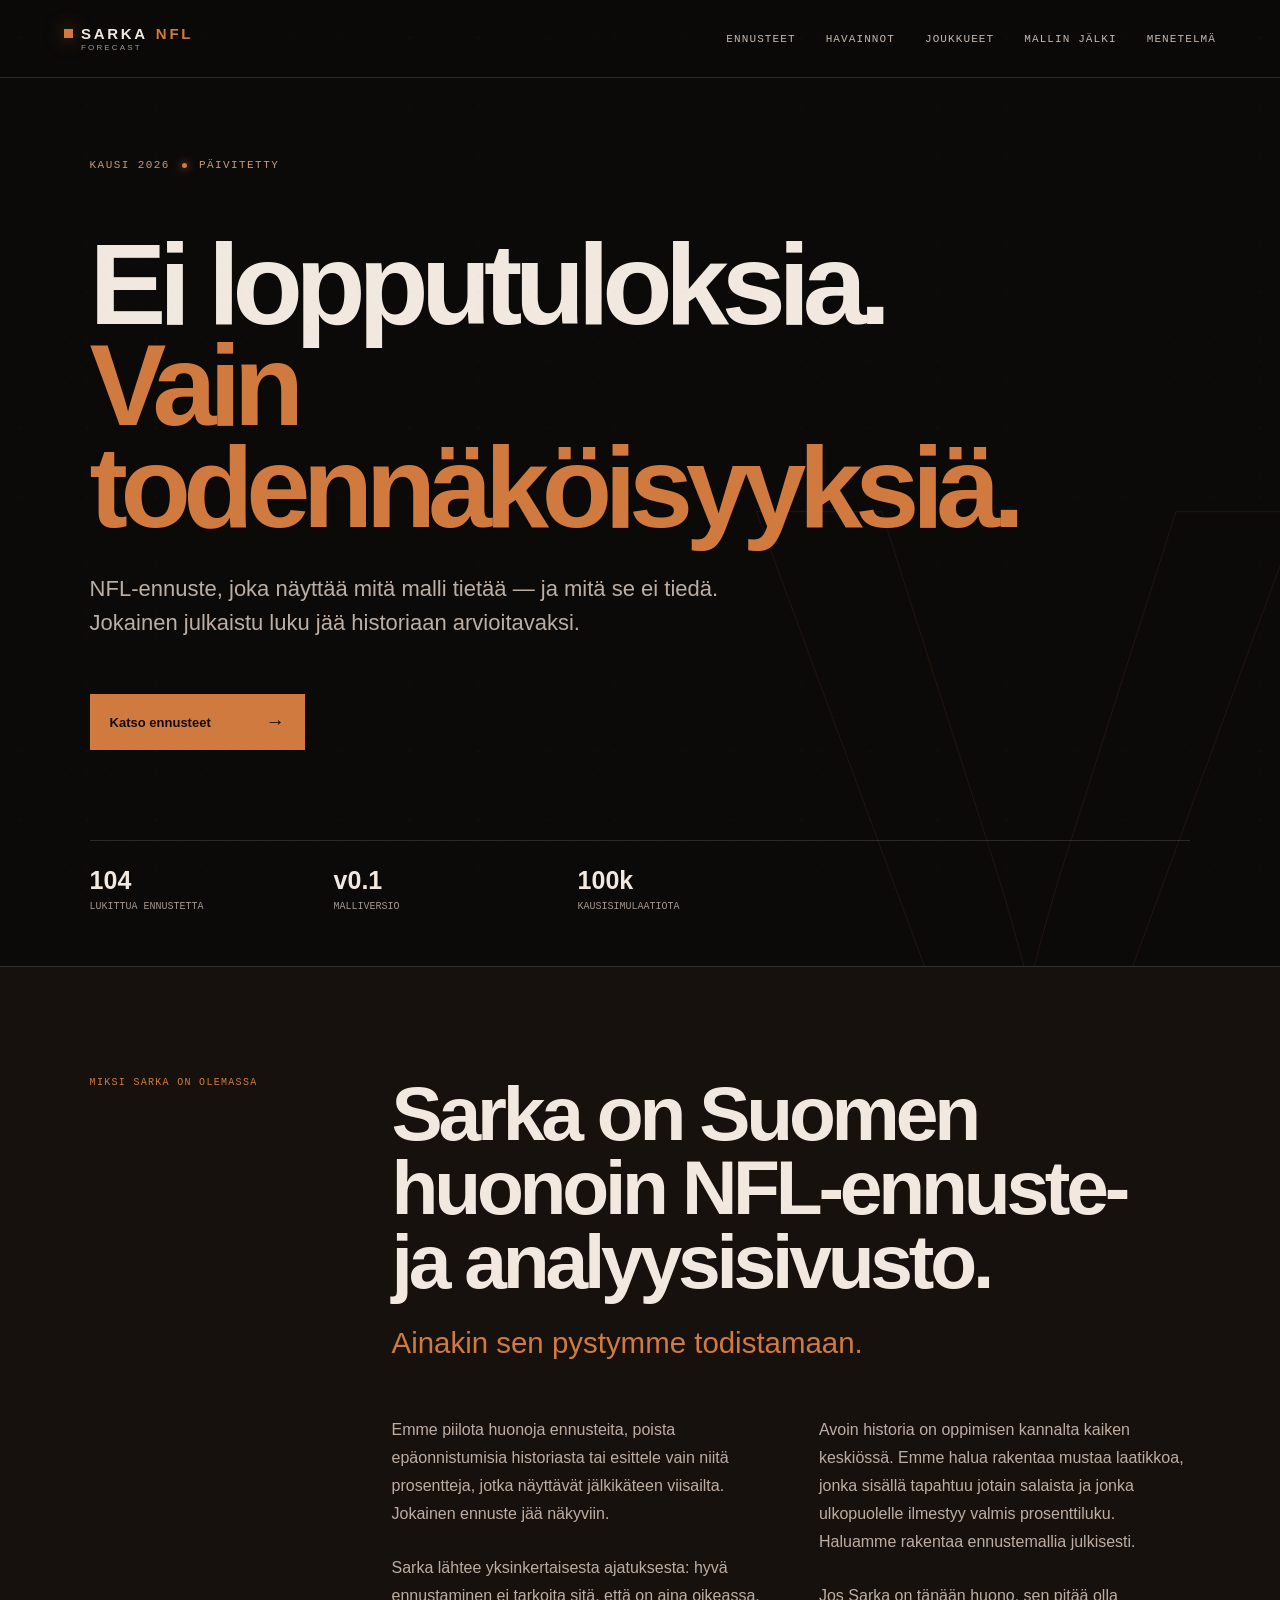
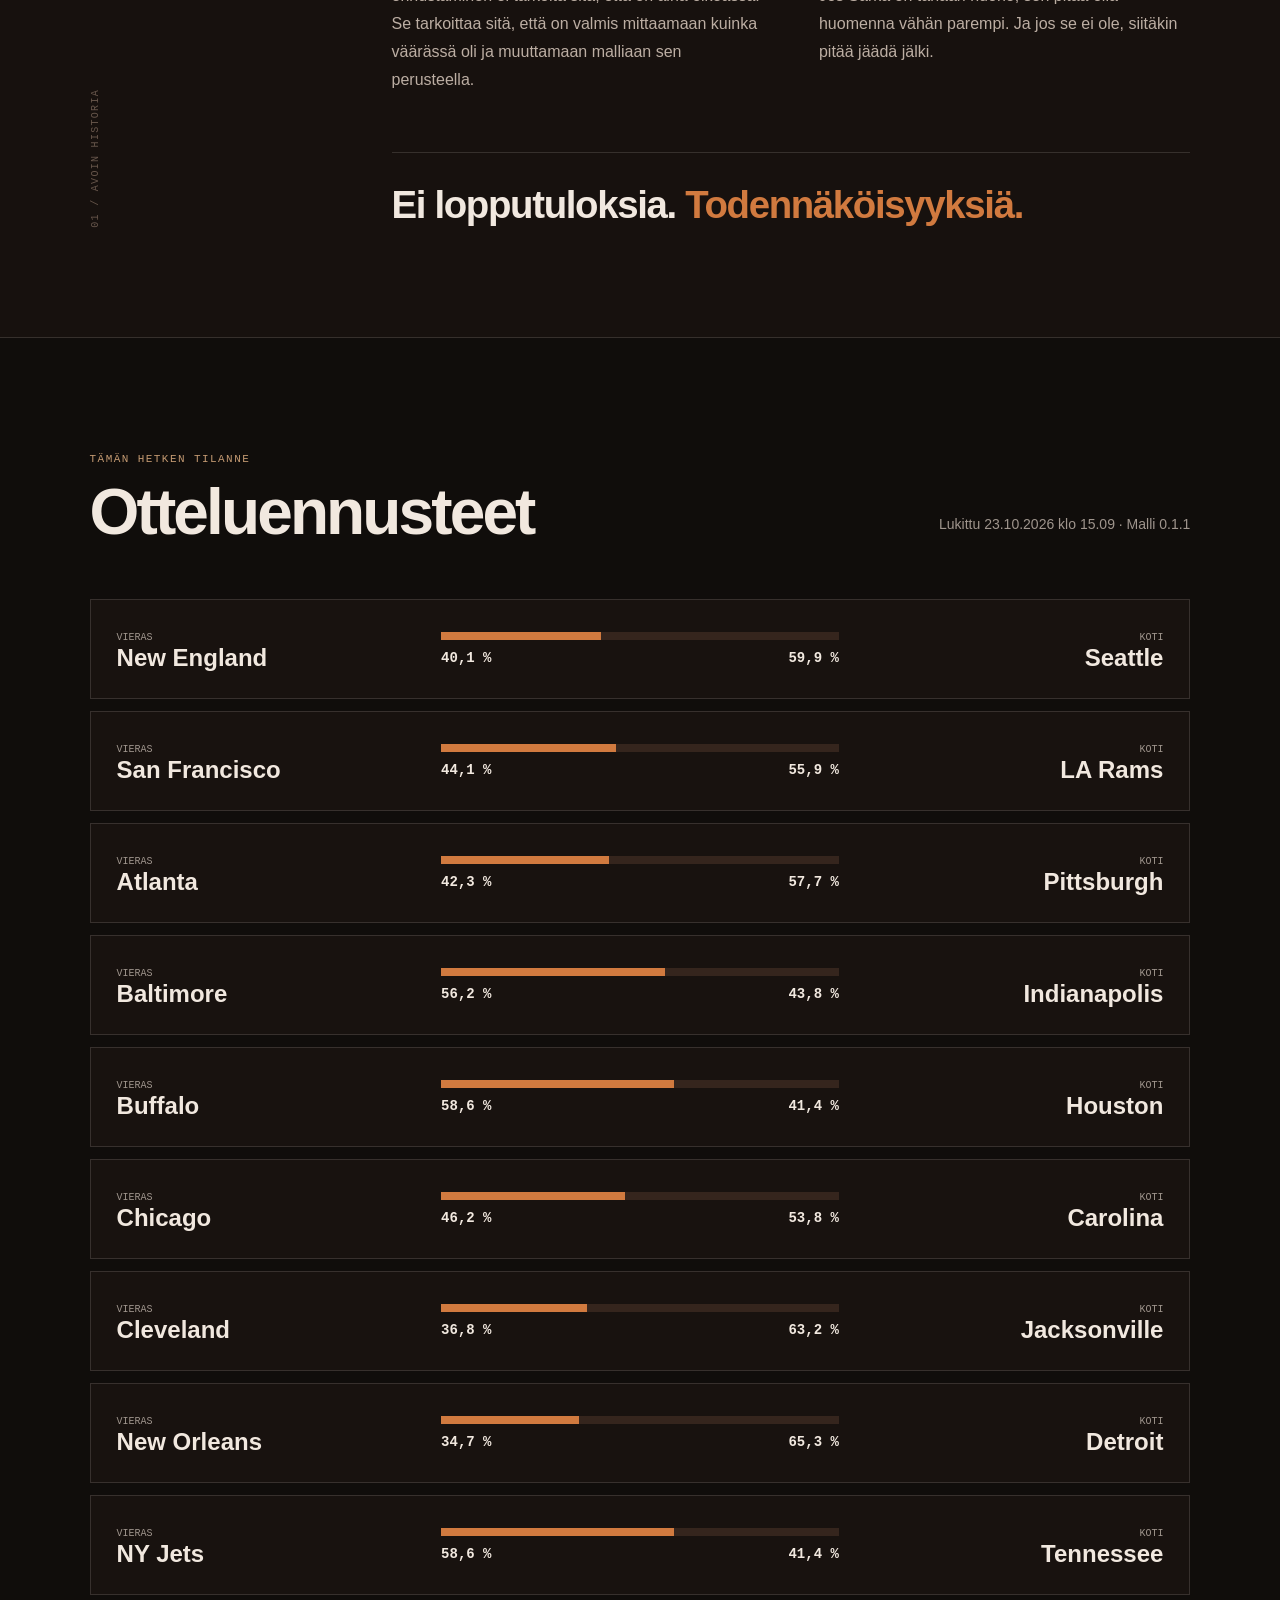
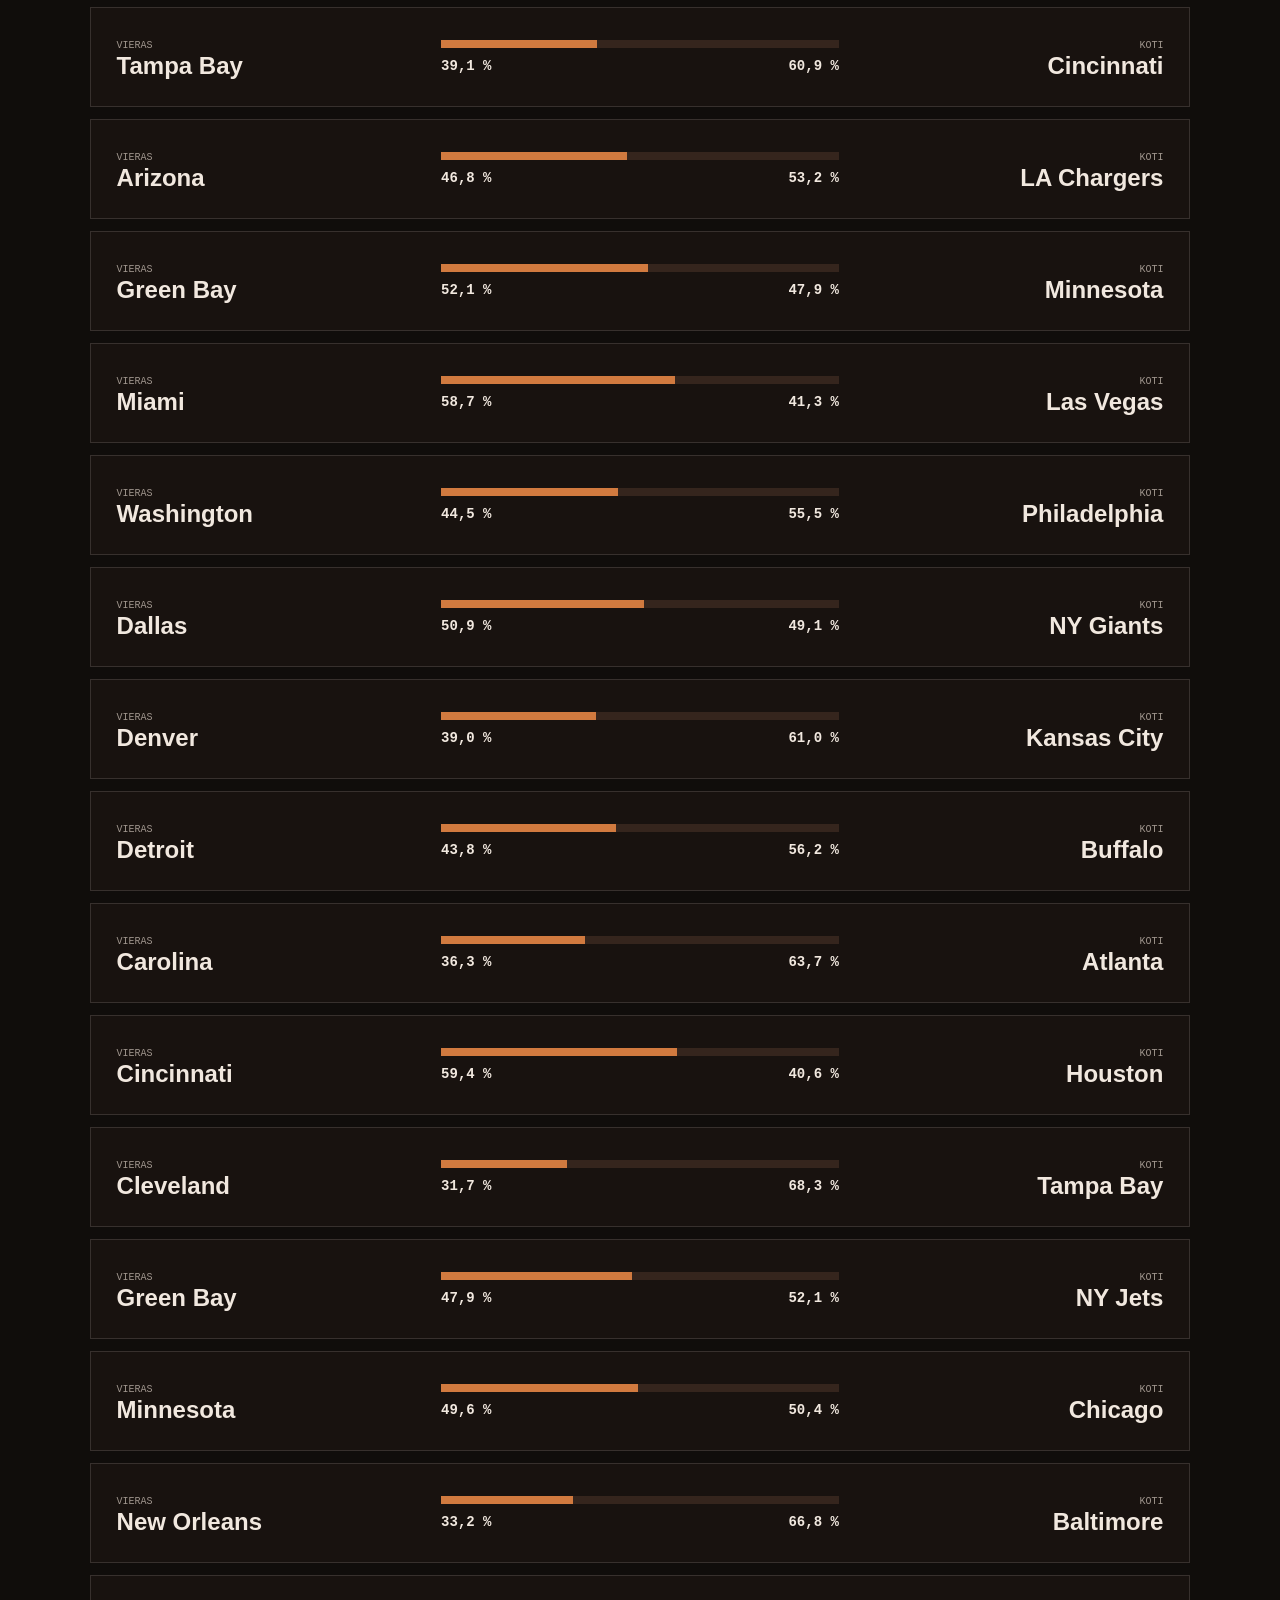
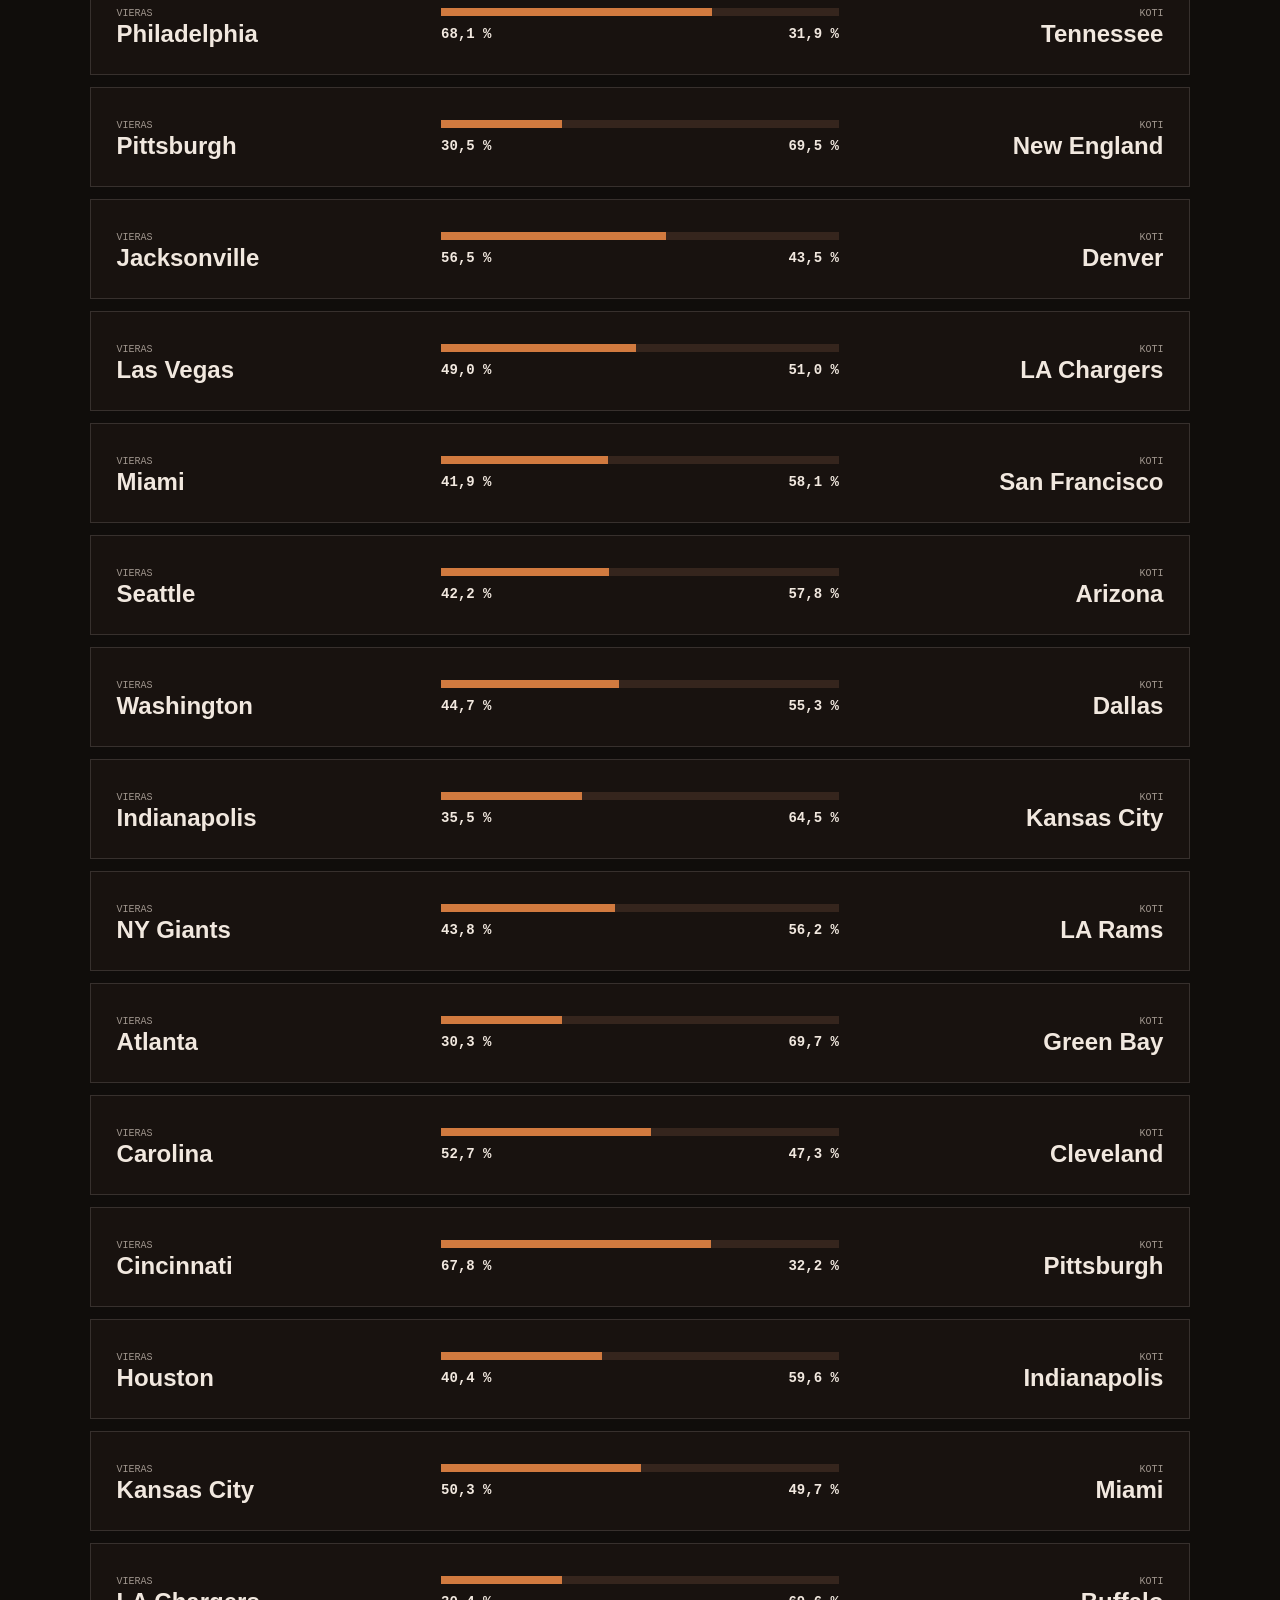
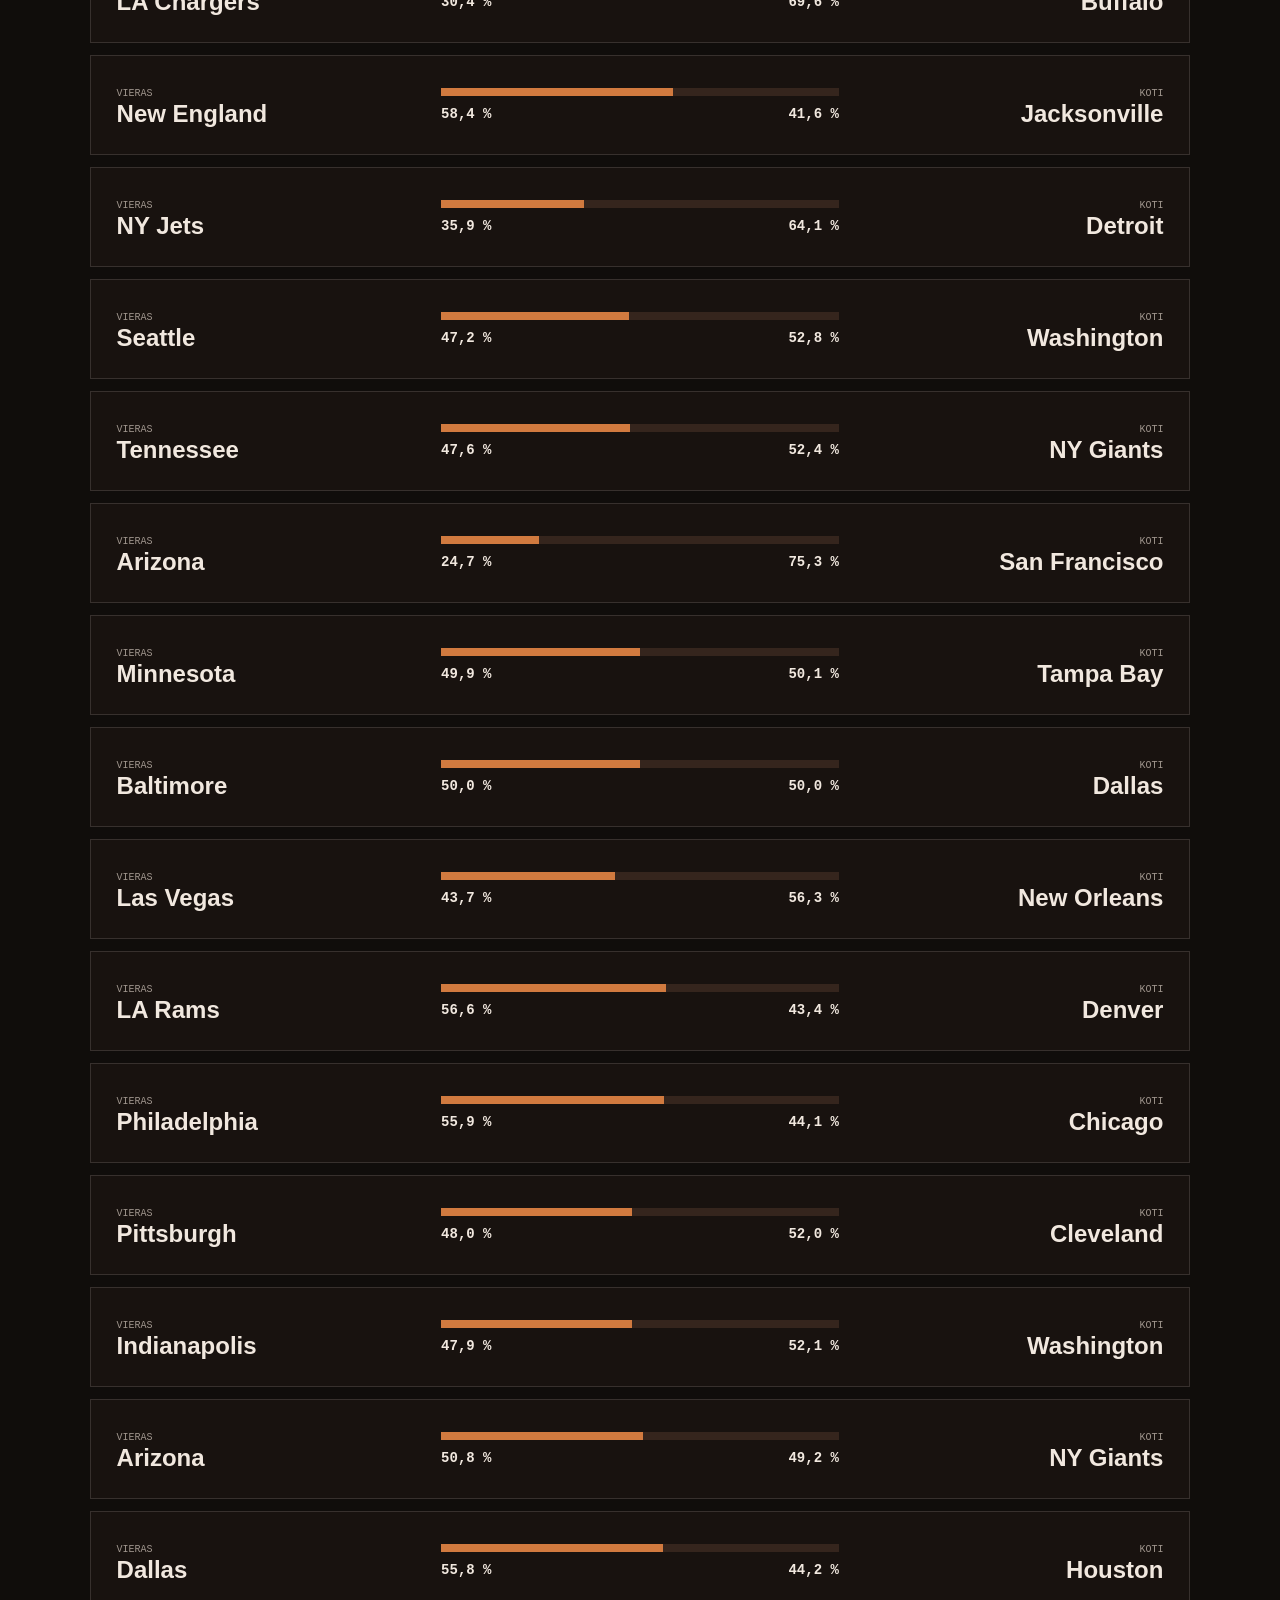
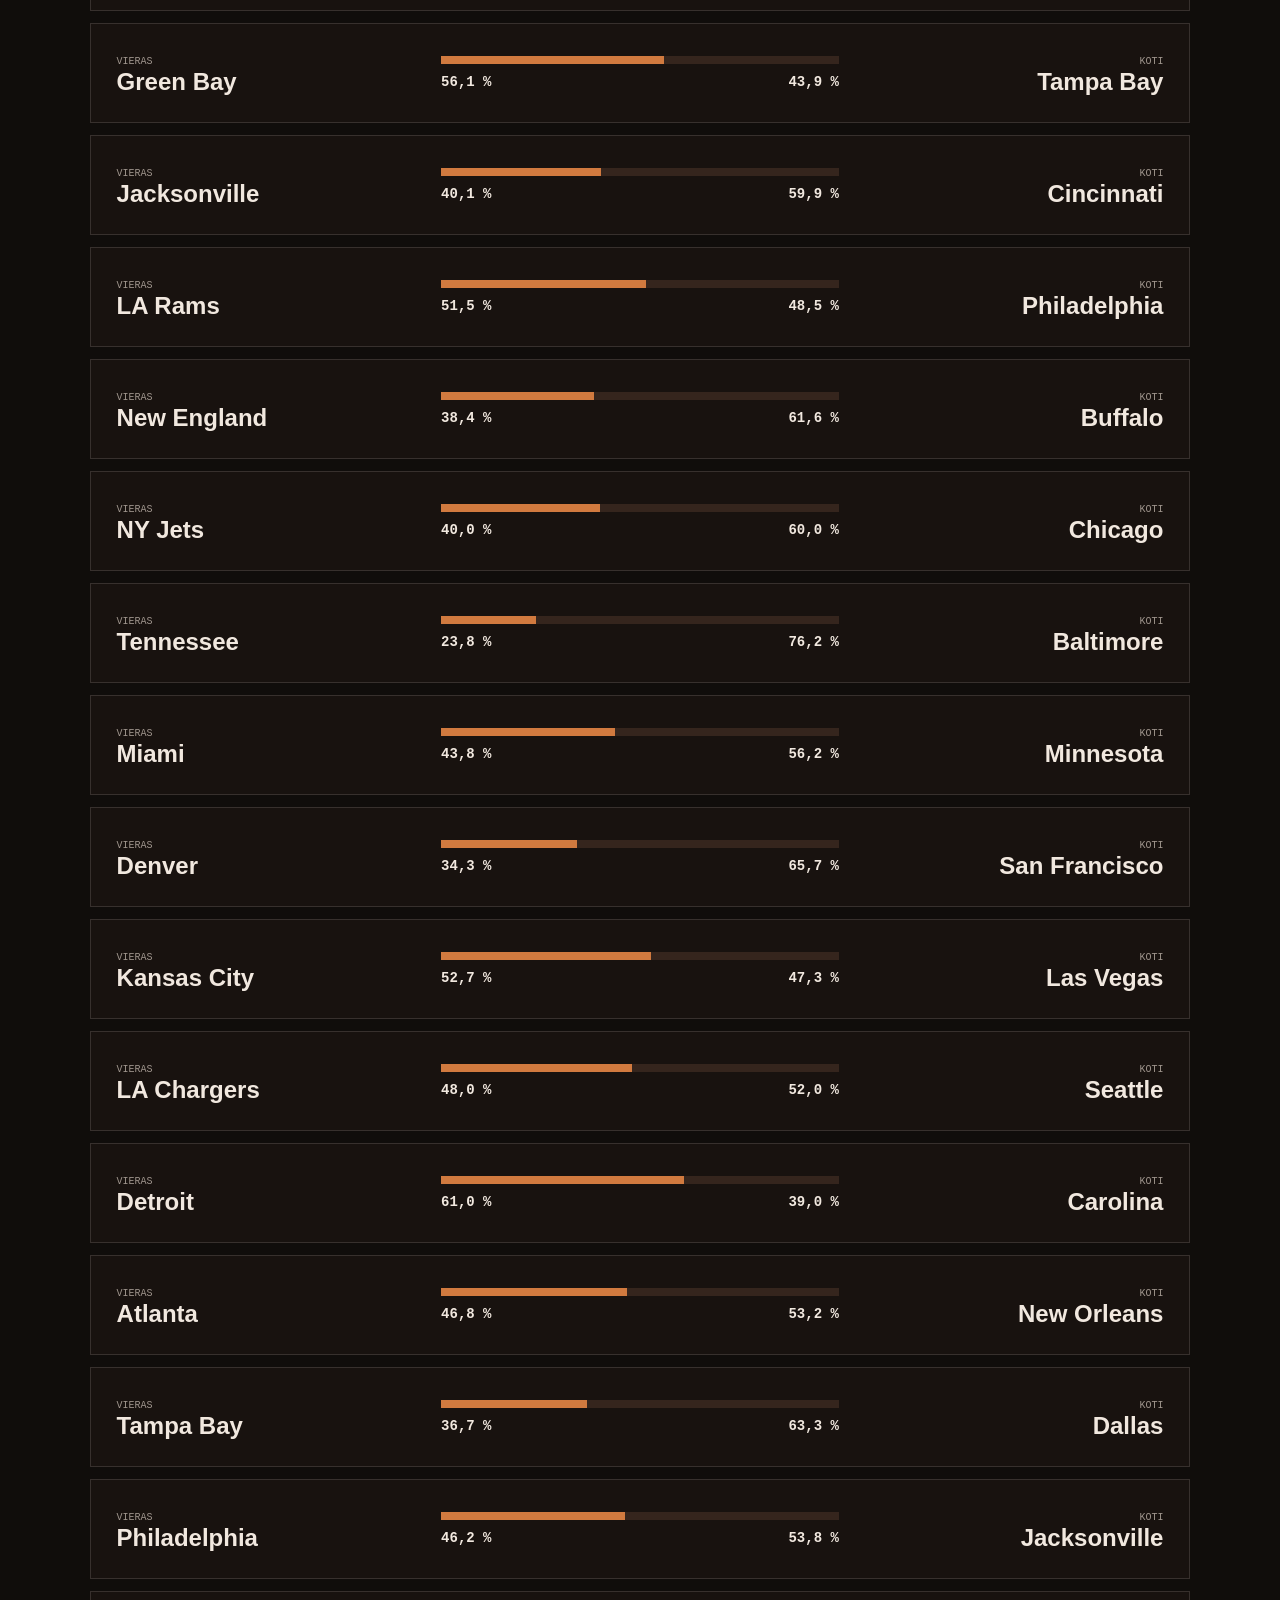
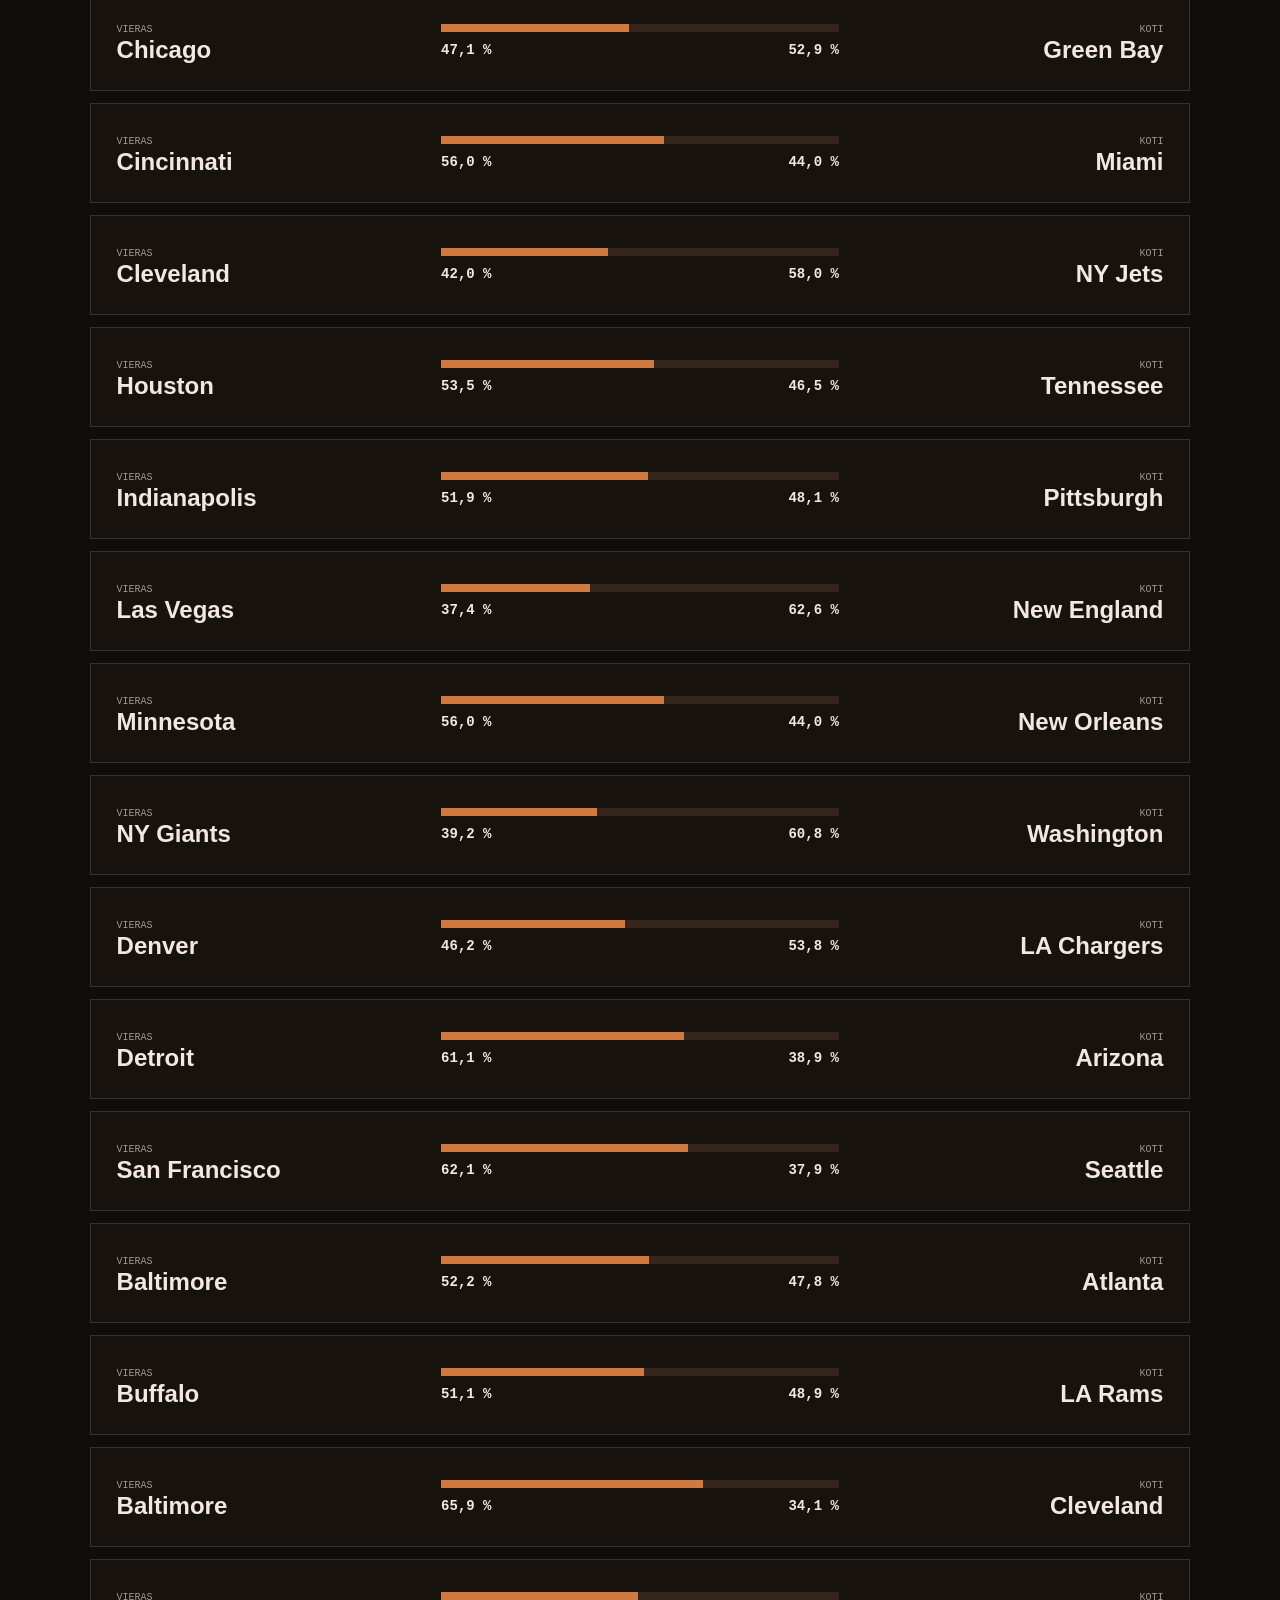
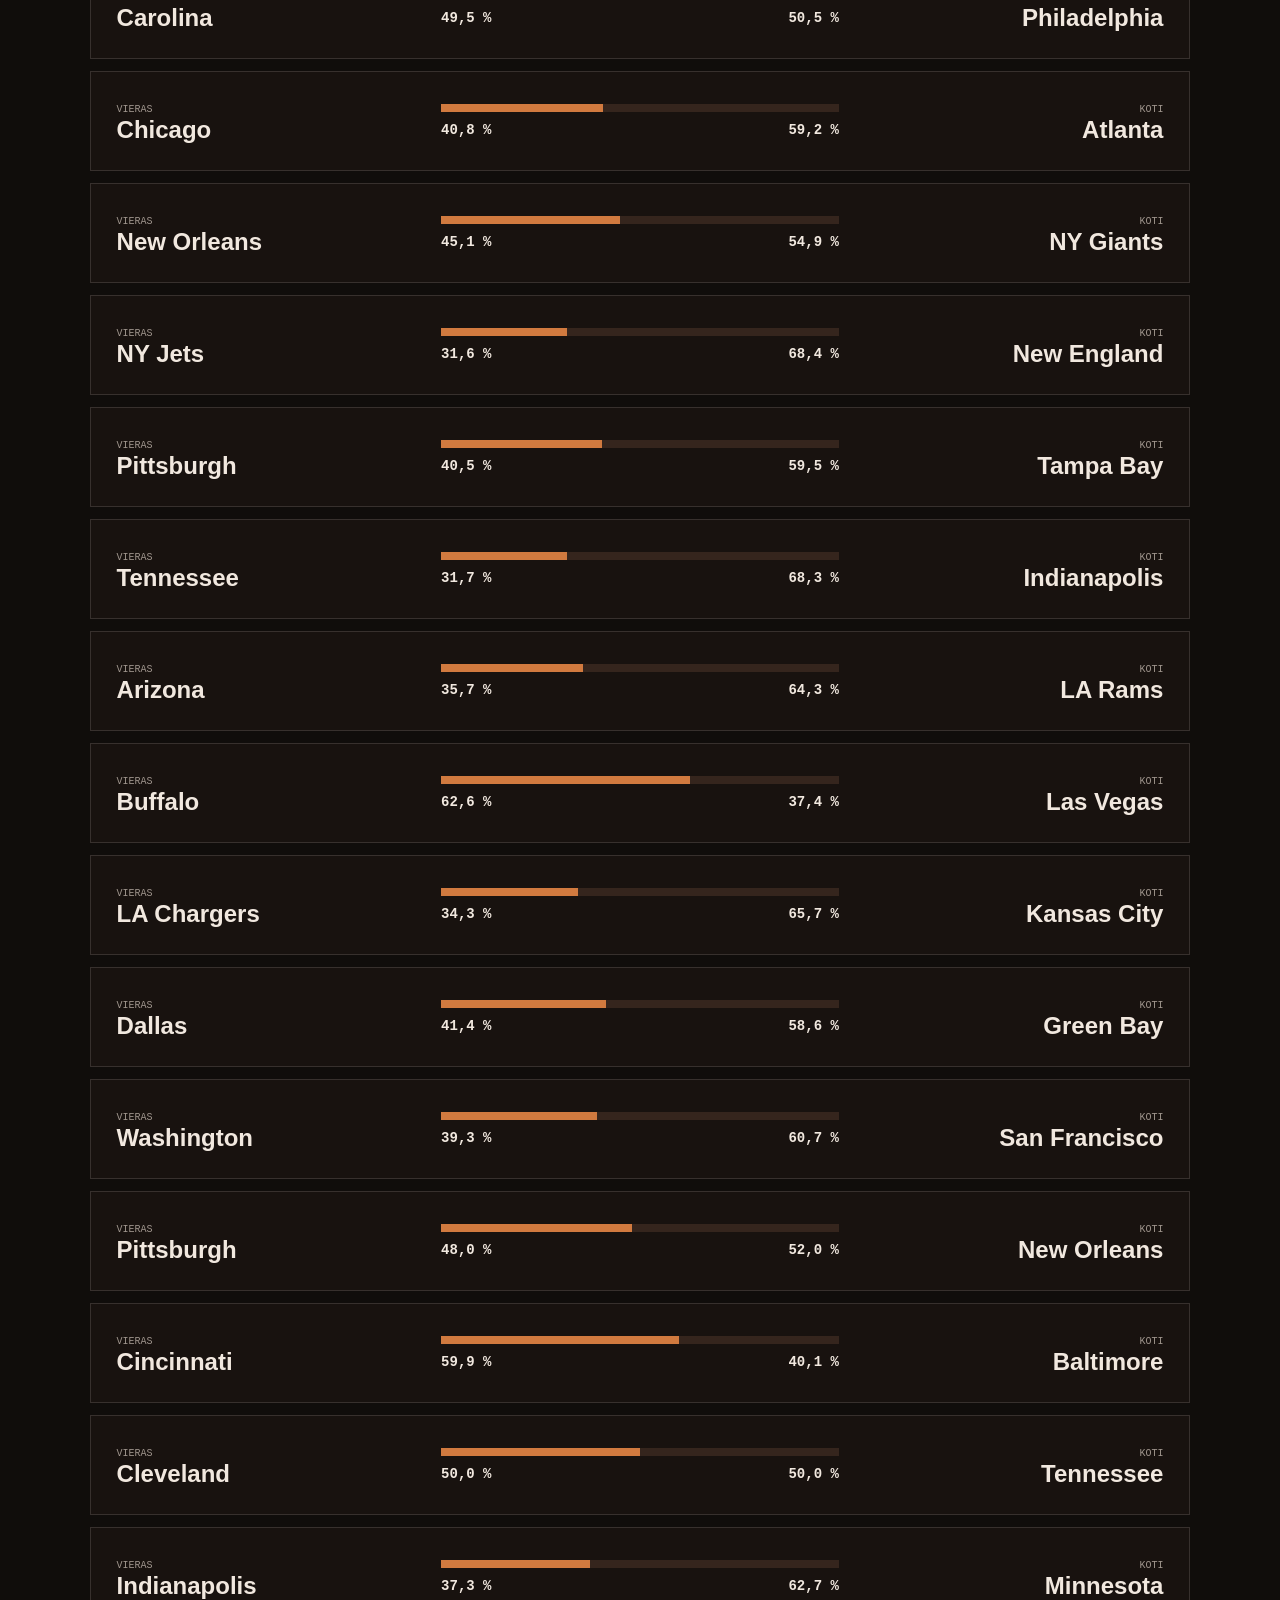
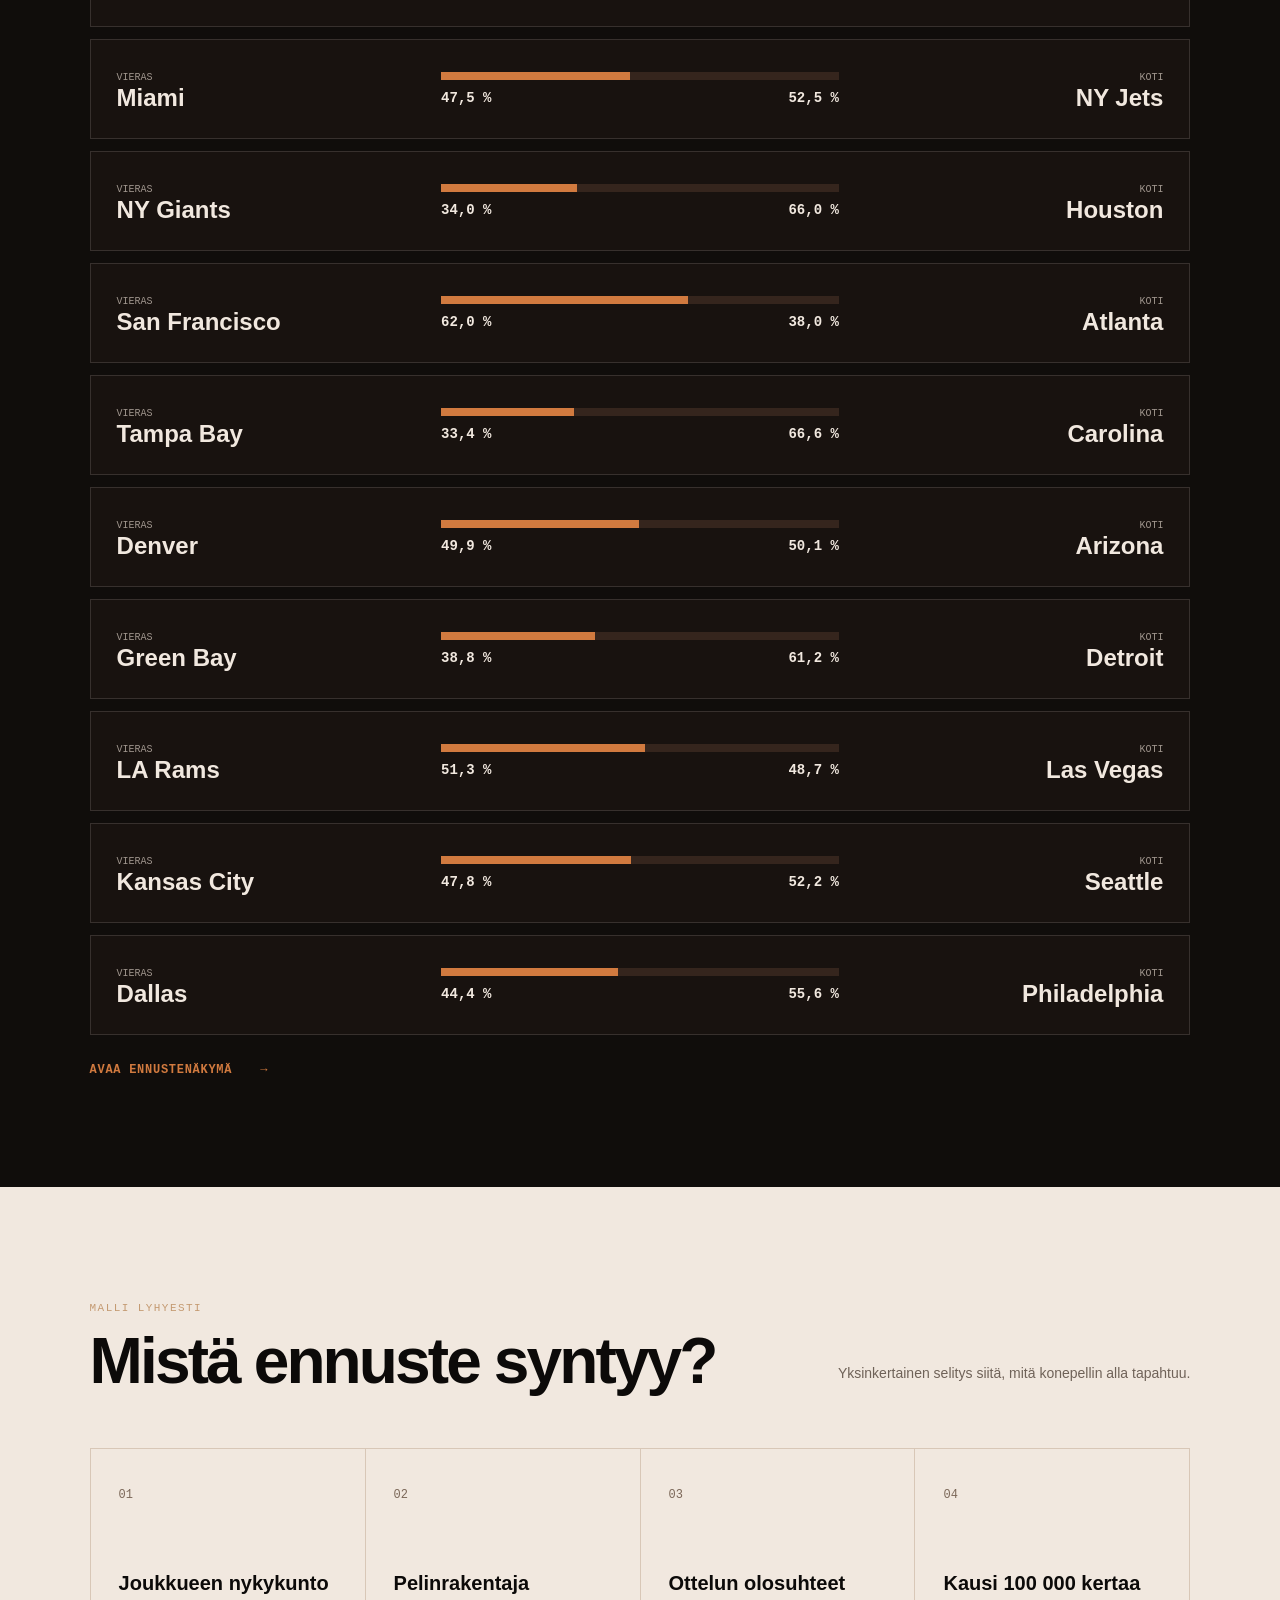
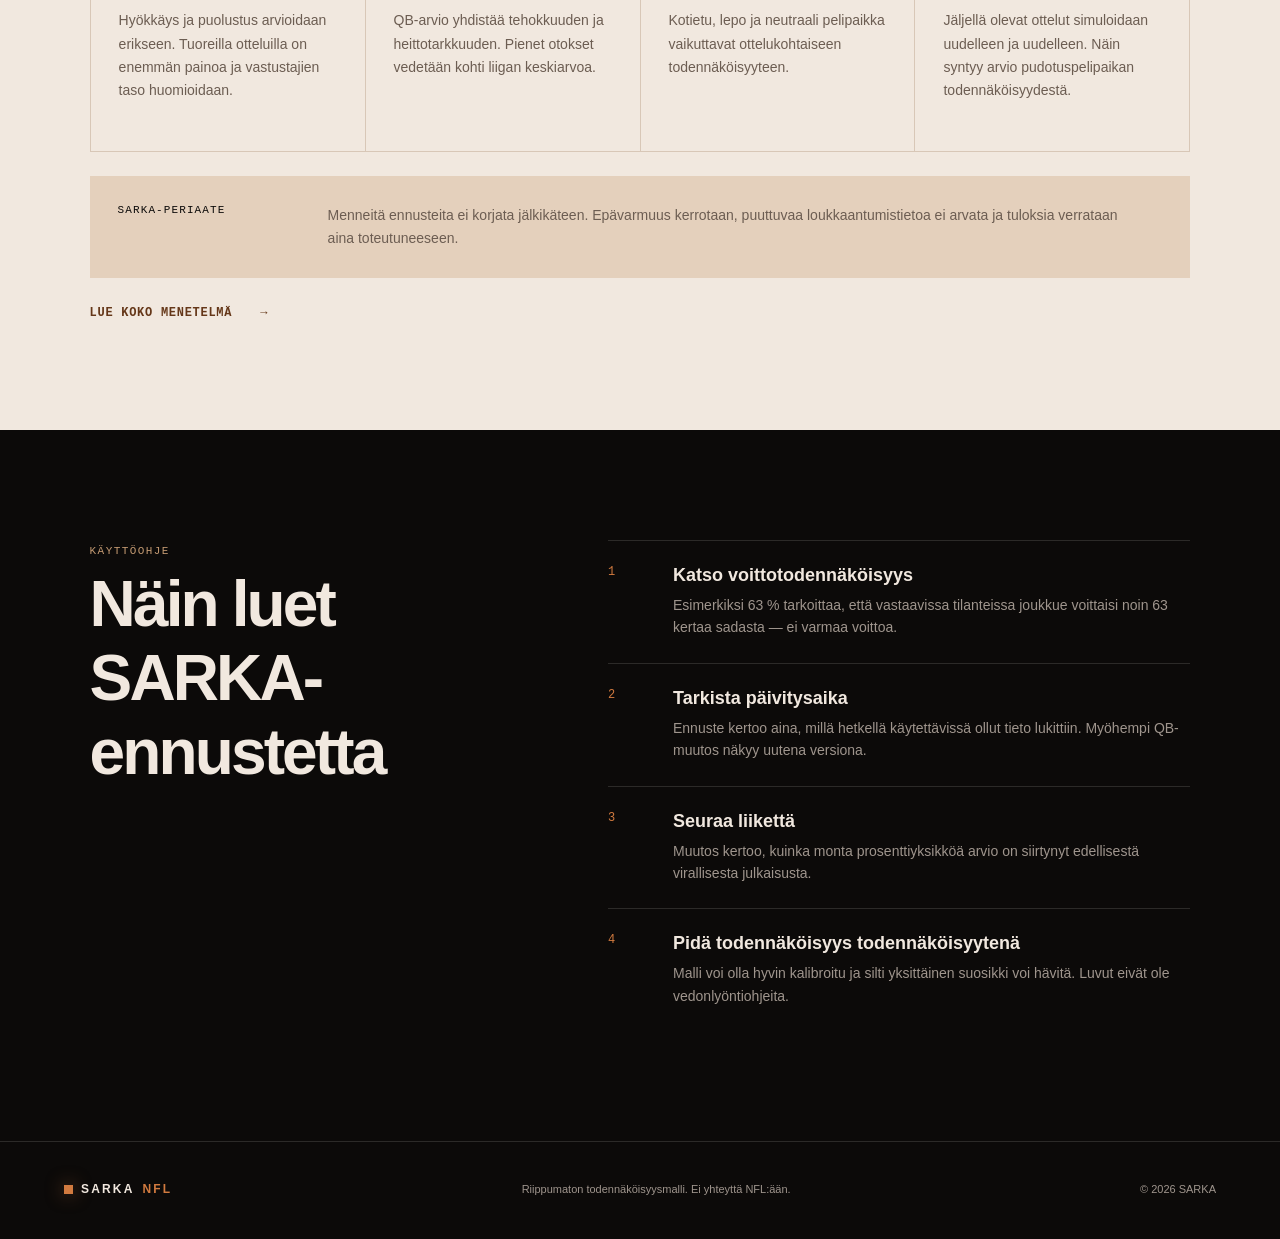
<file: index.html>
<!doctype html>
<html lang="fi">
<head>
  <meta charset="utf-8">
  <meta name="viewport" content="width=device-width,initial-scale=1">
  <meta name="theme-color" content="#0a0d0c">
  <meta name="description" content="SARKA NFL — läpinäkyvät ottelu- ja kausiennusteet.">
  <meta property="og:title" content="SARKA NFL">
  <meta property="og:description" content="Ei lopputuloksia. Vain todennäköisyyksiä.">
  <meta property="og:type" content="website">
  <meta property="og:url" content="https://toivooskarilaitinen-cloud.github.io/vaimea-nfl-forecast/">
  <meta property="og:image" content="https://toivooskarilaitinen-cloud.github.io/vaimea-nfl-forecast/og.png">
  <meta name="twitter:card" content="summary_large_image">
  <meta name="twitter:title" content="SARKA NFL">
  <meta name="twitter:description" content="Ei lopputuloksia. Vain todennäköisyyksiä.">
  <meta name="twitter:image" content="https://toivooskarilaitinen-cloud.github.io/vaimea-nfl-forecast/og.png">
  <title>SARKA NFL — Sports Forecast</title>
  <link rel="stylesheet" href="styles.css">
</head>
<body>
  <div class="grain" aria-hidden="true"></div>
  <header class="topbar">
    <a class="wordmark" href="#alku" aria-label="SARKA NFL, etusivu">
      <span class="signal"></span>SARKA <b>NFL</b>
    </a>
    <nav aria-label="Päänavigaatio">
      <a href="ennusteet.html">Ennusteet</a>
      <a href="havainnot.html">Havainnot</a>
      <a href="joukkueet.html">Joukkueet</a>
      <a href="mallin-jalki.html">Mallin jälki</a>
      <a href="menetelma.html">Menetelmä</a>
    </nav>
  </header>

  <main id="alku">
    <section class="hero">
      <div class="eyebrow"><span>KAUSI 2026</span><span class="live-dot"></span><span id="statusLabel">VALMISTELUSSA</span></div>
      <h1>Ei lopputuloksia.<br><em>Vain todennäköisyyksiä.</em></h1>
      <p class="lede">NFL-ennuste, joka näyttää mitä malli tietää — ja mitä se ei tiedä. Jokainen julkaistu luku jää historiaan arvioitavaksi.</p>
      <a class="primary" href="ennusteet.html">Katso ennusteet <span>→</span></a>
      <div class="hero-stats" aria-label="Mallin tila">
        <div><strong id="forecastCount">0</strong><span>lukittua ennustetta</span></div>
        <div><strong>v0.1</strong><span>malliversio</span></div>
        <div><strong>100k</strong><span>kausisimulaatiota</span></div>
      </div>
    </section>

    <section class="manifesto" aria-labelledby="manifesto-title">
      <div class="manifesto-label"><span>MIKSI SARKA ON OLEMASSA</span><b>01 / AVOIN HISTORIA</b></div>
      <div class="manifesto-body">
        <h2 id="manifesto-title">Sarka on Suomen huonoin NFL-ennuste- ja analyysisivusto.</h2>
        <p class="manifesto-lead">Ainakin sen pystymme todistamaan.</p>
        <div class="manifesto-copy">
          <p>Emme piilota huonoja ennusteita, poista epäonnistumisia historiasta tai esittele vain niitä prosentteja, jotka näyttävät jälkikäteen viisailta. Jokainen ennuste jää näkyviin.</p>
          <p>Sarka lähtee yksinkertaisesta ajatuksesta: hyvä ennustaminen ei tarkoita sitä, että on aina oikeassa. Se tarkoittaa sitä, että on valmis mittaamaan kuinka väärässä oli ja muuttamaan malliaan sen perusteella.</p>
          <p>Avoin historia on oppimisen kannalta kaiken keskiössä. Emme halua rakentaa mustaa laatikkoa, jonka sisällä tapahtuu jotain salaista ja jonka ulkopuolelle ilmestyy valmis prosenttiluku. Haluamme rakentaa ennustemallia julkisesti.</p>
          <p>Jos Sarka on tänään huono, sen pitää olla huomenna vähän parempi. Ja jos se ei ole, siitäkin pitää jäädä jälki.</p>
        </div>
        <strong class="manifesto-signoff">Ei lopputuloksia. <em>Todennäköisyyksiä.</em></strong>
      </div>
    </section>

    <section class="forecast-section" id="ennusteet">
      <div class="section-head">
        <div><span class="kicker">TÄMÄN HETKEN TILANNE</span><h2>Otteluennusteet</h2></div>
        <p id="updatedAt">Seuraava julkaisu lukitaan, kun kauden aineisto ja aloittavat pelinrakentajat on tarkistettu.</p>
      </div>
      <div id="forecastGrid" class="forecast-grid" aria-live="polite">
        <article class="empty-state">
          <span class="empty-index">00</span>
          <div>
            <h3>Ei vielä virallisia ennusteita</h3>
            <p>SARKA ei julkaise harjoituslukuja oikeina ennusteina. Ensimmäiset todennäköisyydet tulevat näkyviin automaattisesti hyväksytyn tuotantoajon jälkeen.</p>
          </div>
          <span class="status-pill">ODOTTAA DATAA</span>
        </article>
      </div>
      <a class="text-link" href="ennusteet.html">Avaa ennustenäkymä <span>→</span></a>
    </section>

    <section class="method" id="menetelma">
      <div class="section-head light"><div><span class="kicker">MALLI LYHYESTI</span><h2>Mistä ennuste syntyy?</h2></div><p>Yksinkertainen selitys siitä, mitä konepellin alla tapahtuu.</p></div>
      <div class="method-grid">
        <article><span>01</span><h3>Joukkueen nykykunto</h3><p>Hyökkäys ja puolustus arvioidaan erikseen. Tuoreilla otteluilla on enemmän painoa ja vastustajien taso huomioidaan.</p></article>
        <article><span>02</span><h3>Pelinrakentaja</h3><p>QB-arvio yhdistää tehokkuuden ja heittotarkkuuden. Pienet otokset vedetään kohti liigan keskiarvoa.</p></article>
        <article><span>03</span><h3>Ottelun olosuhteet</h3><p>Kotietu, lepo ja neutraali pelipaikka vaikuttavat ottelukohtaiseen todennäköisyyteen.</p></article>
        <article><span>04</span><h3>Kausi 100 000 kertaa</h3><p>Jäljellä olevat ottelut simuloidaan uudelleen ja uudelleen. Näin syntyy arvio pudotuspelipaikan todennäköisyydestä.</p></article>
      </div>
      <aside class="honesty"><strong>SARKA-PERIAATE</strong><p>Menneitä ennusteita ei korjata jälkikäteen. Epävarmuus kerrotaan, puuttuvaa loukkaantumistietoa ei arvata ja tuloksia verrataan aina toteutuneeseen.</p></aside>
      <a class="text-link dark" href="menetelma.html">Lue koko menetelmä <span>→</span></a>
    </section>

    <section class="instructions" id="ohjeet">
      <div><span class="kicker">KÄYTTÖOHJE</span><h2>Näin luet SARKA-ennustetta</h2></div>
      <ol>
        <li><span>1</span><div><h3>Katso voittotodennäköisyys</h3><p>Esimerkiksi 63 % tarkoittaa, että vastaavissa tilanteissa joukkue voittaisi noin 63 kertaa sadasta — ei varmaa voittoa.</p></div></li>
        <li><span>2</span><div><h3>Tarkista päivitysaika</h3><p>Ennuste kertoo aina, millä hetkellä käytettävissä ollut tieto lukittiin. Myöhempi QB-muutos näkyy uutena versiona.</p></div></li>
        <li><span>3</span><div><h3>Seuraa liikettä</h3><p>Muutos kertoo, kuinka monta prosenttiyksikköä arvio on siirtynyt edellisestä virallisesta julkaisusta.</p></div></li>
        <li><span>4</span><div><h3>Pidä todennäköisyys todennäköisyytenä</h3><p>Malli voi olla hyvin kalibroitu ja silti yksittäinen suosikki voi hävitä. Luvut eivät ole vedonlyöntiohjeita.</p></div></li>
      </ol>
    </section>
  </main>

  <footer><div class="wordmark"><span class="signal"></span>SARKA <b>NFL</b></div><p>Riippumaton todennäköisyysmalli. Ei yhteyttä NFL:ään.</p><span>© 2026 SARKA</span></footer>
  <script src="app.js" defer></script>
</body>
</html>
</file>
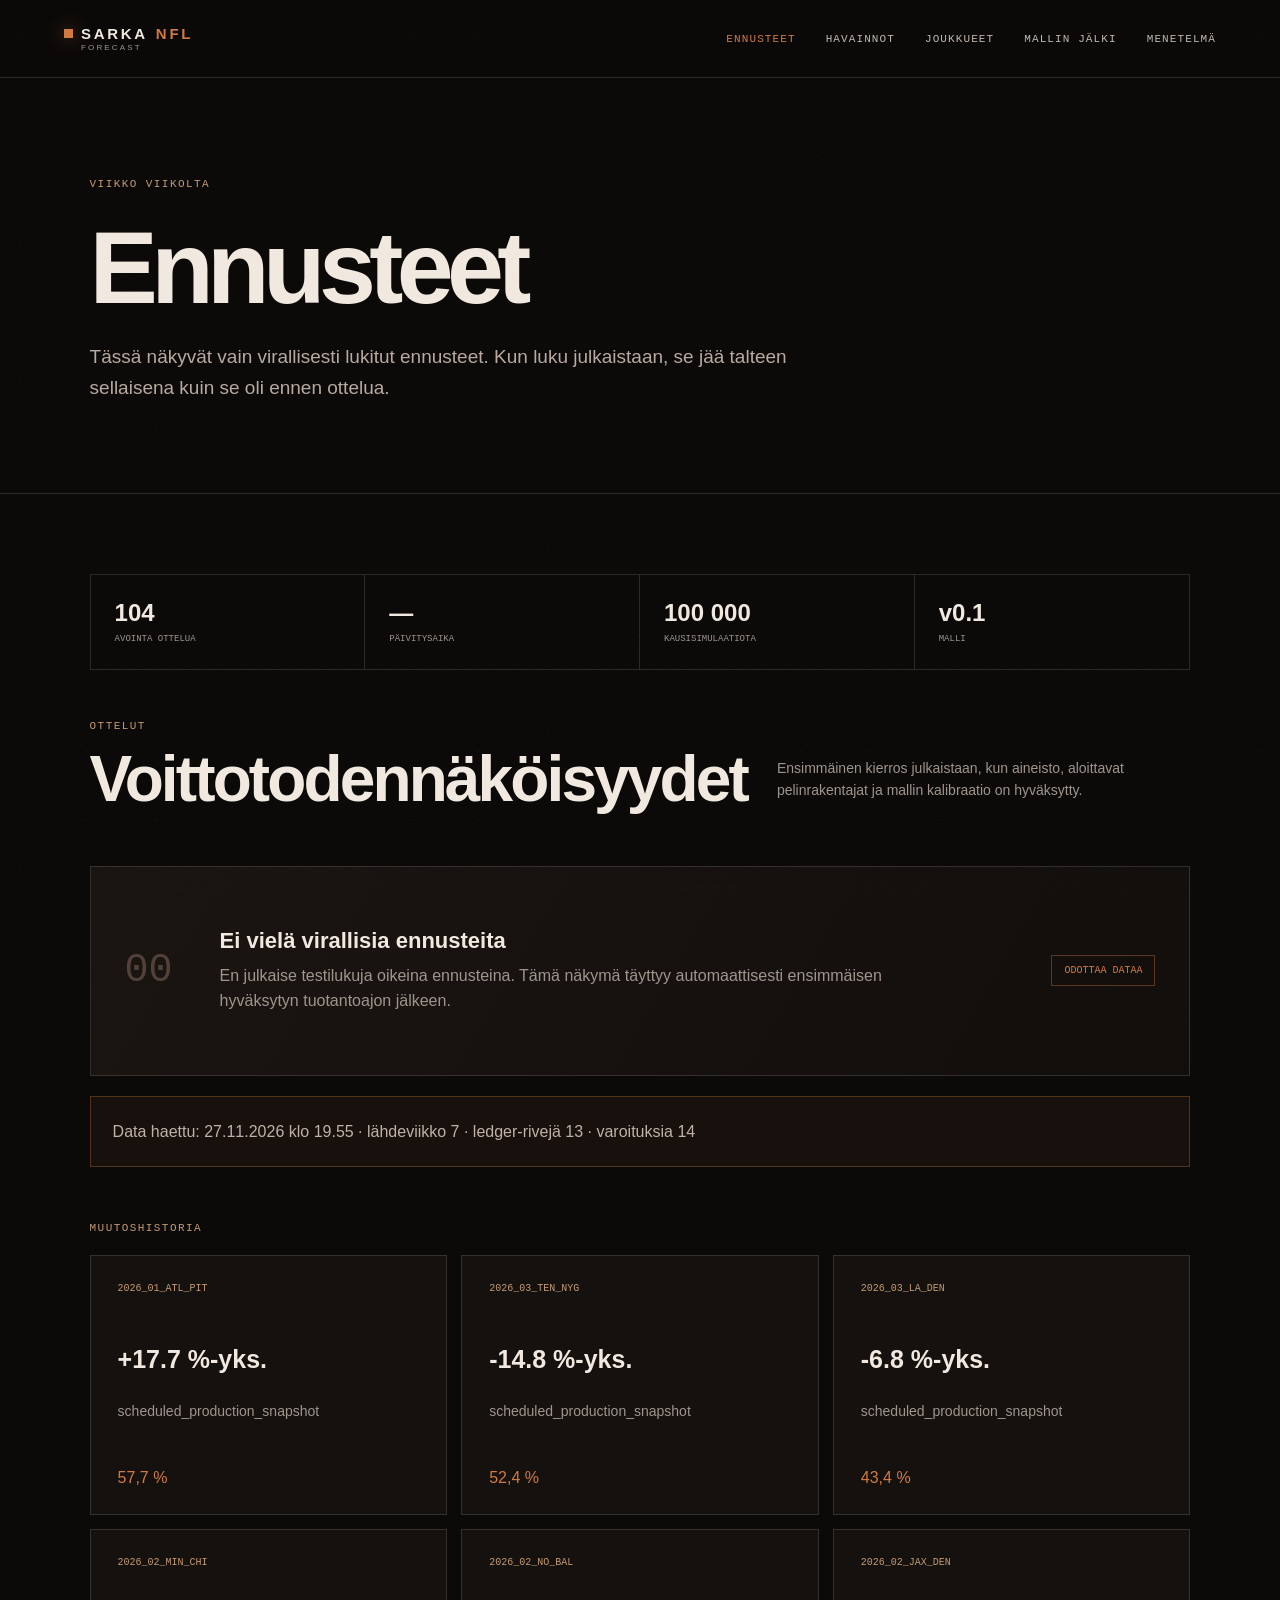
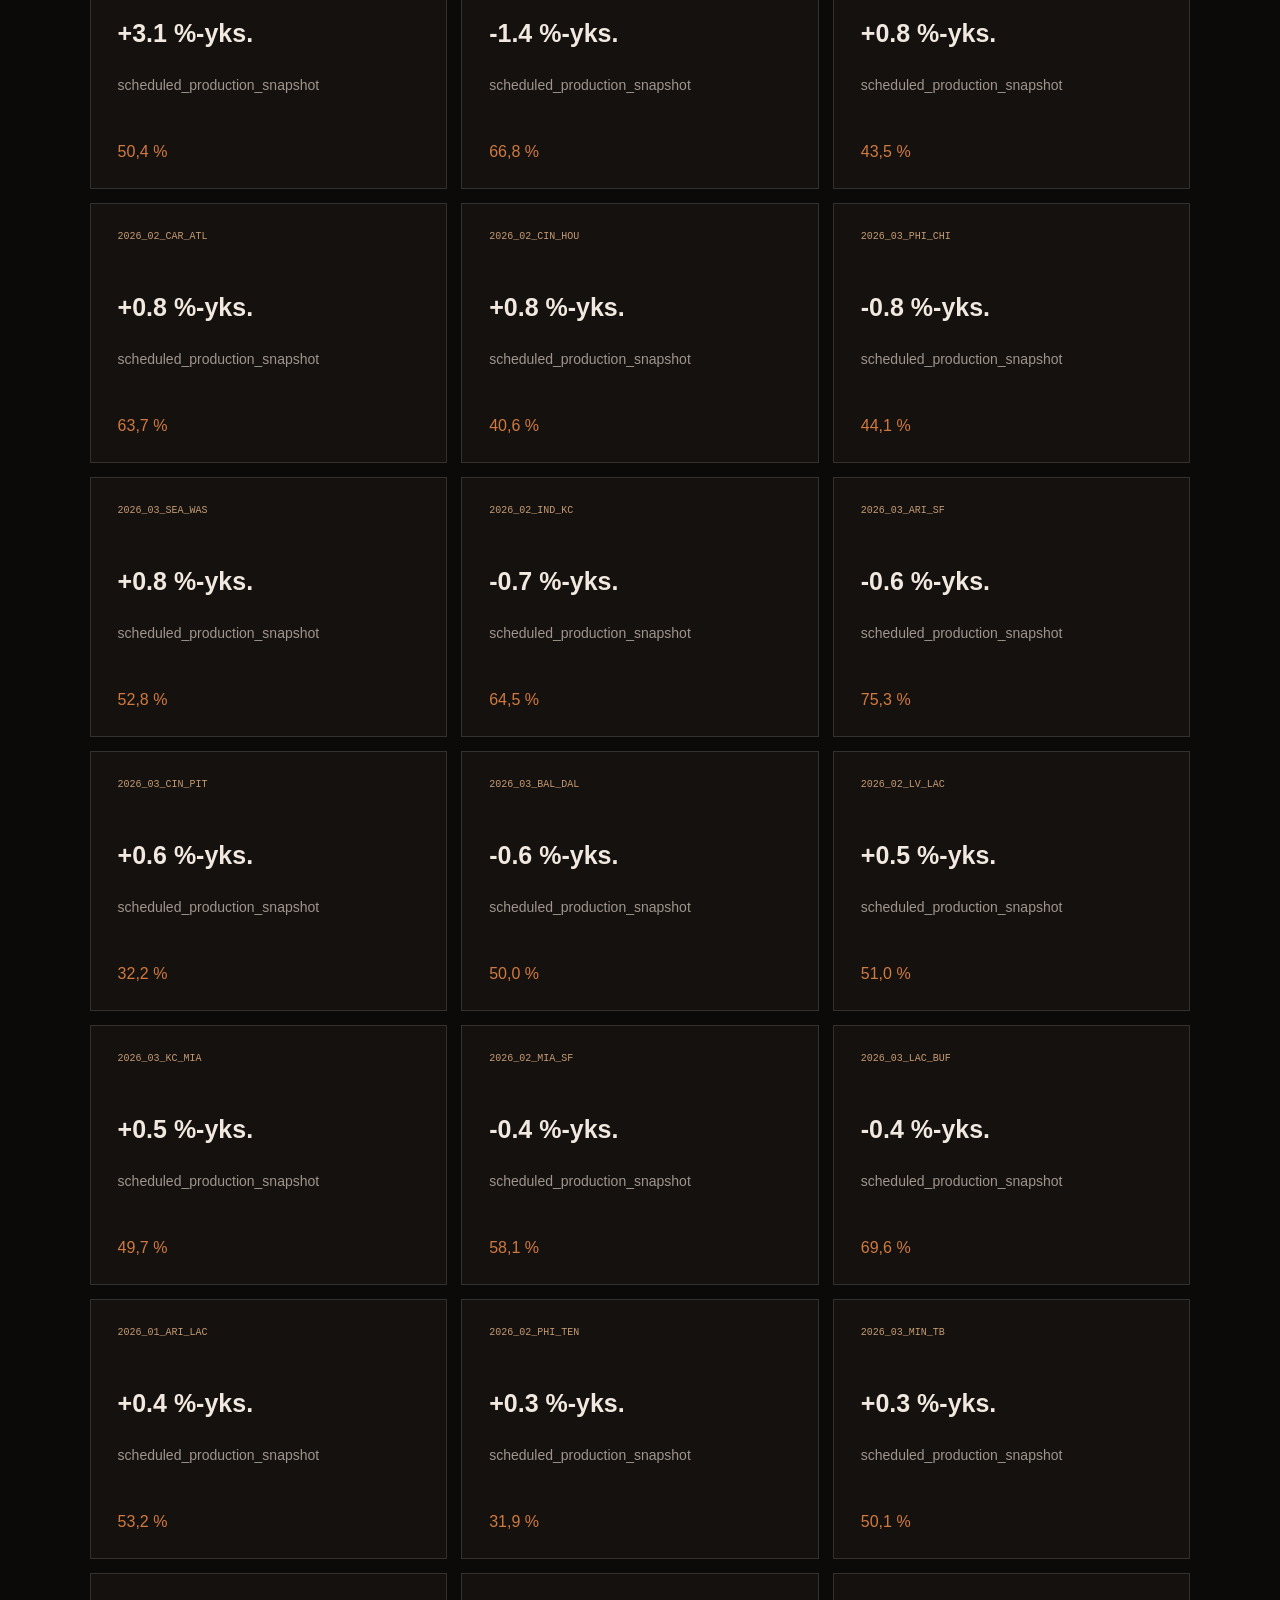
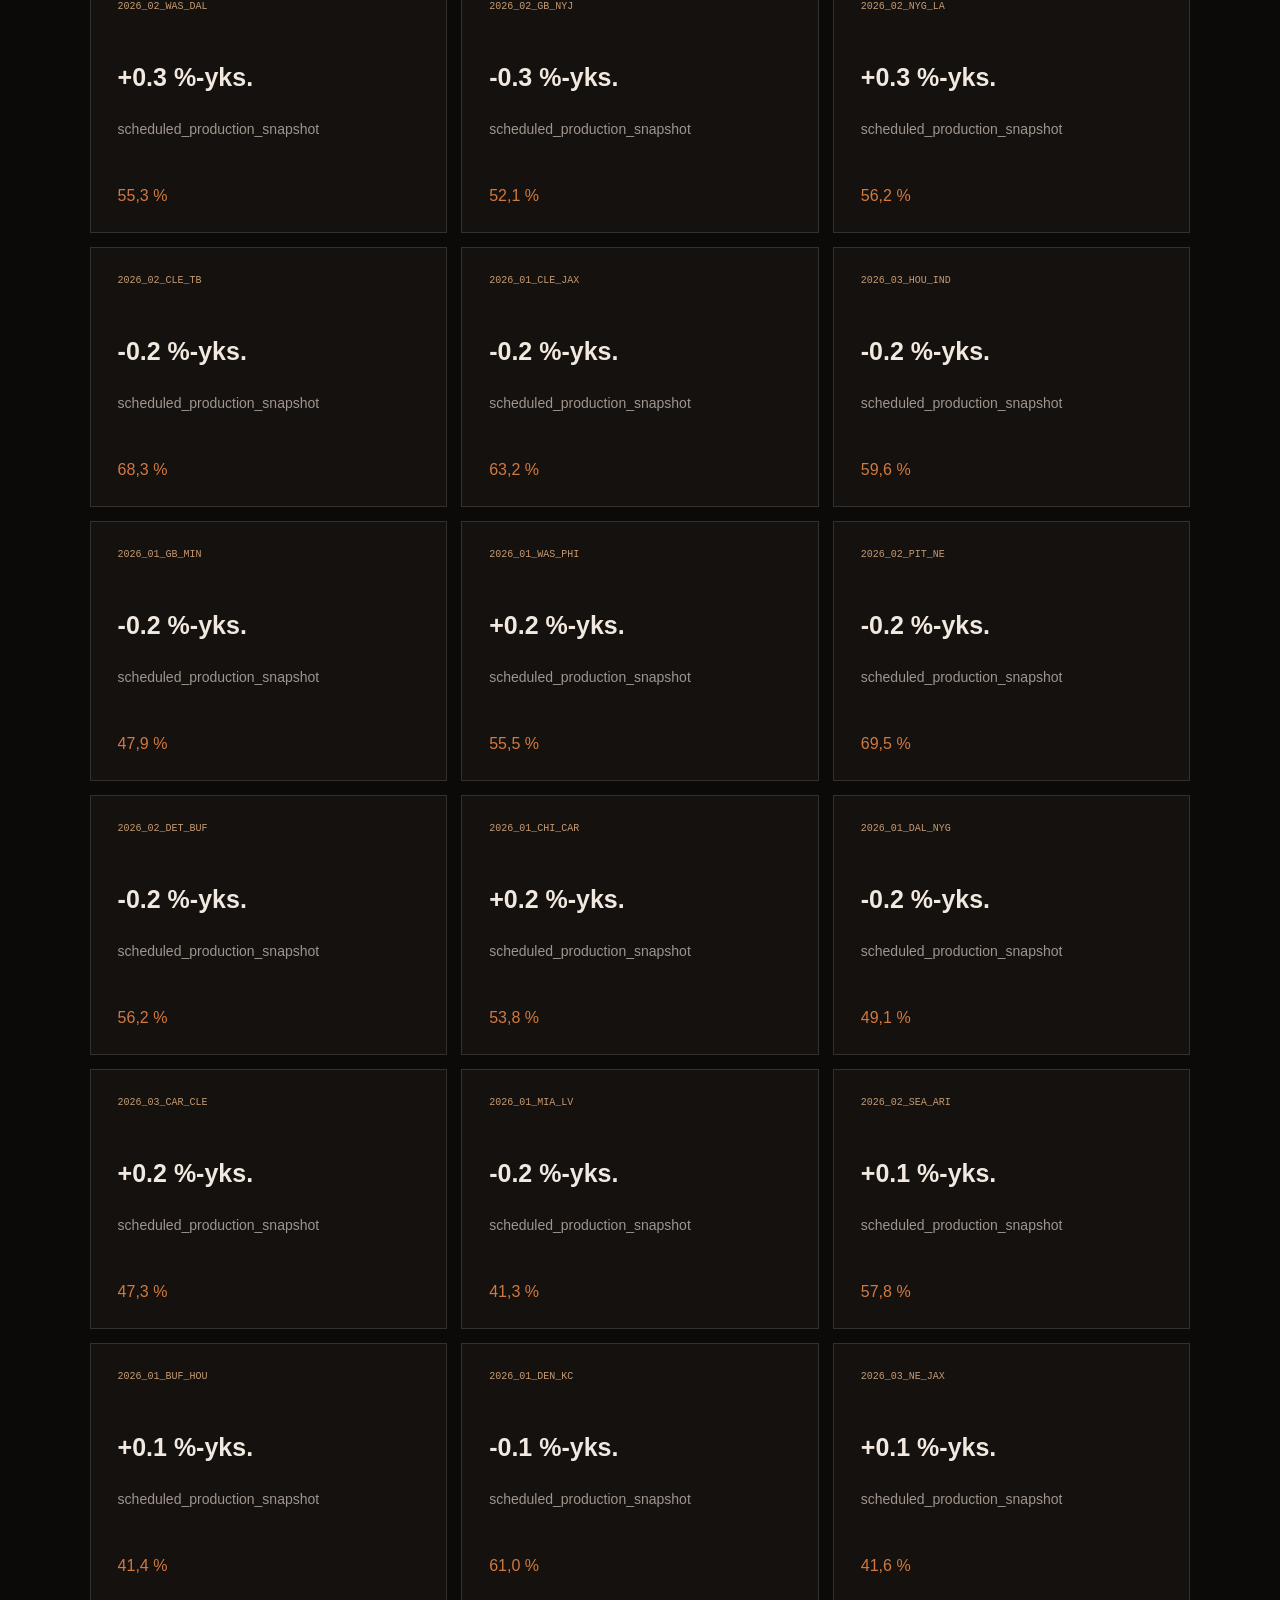
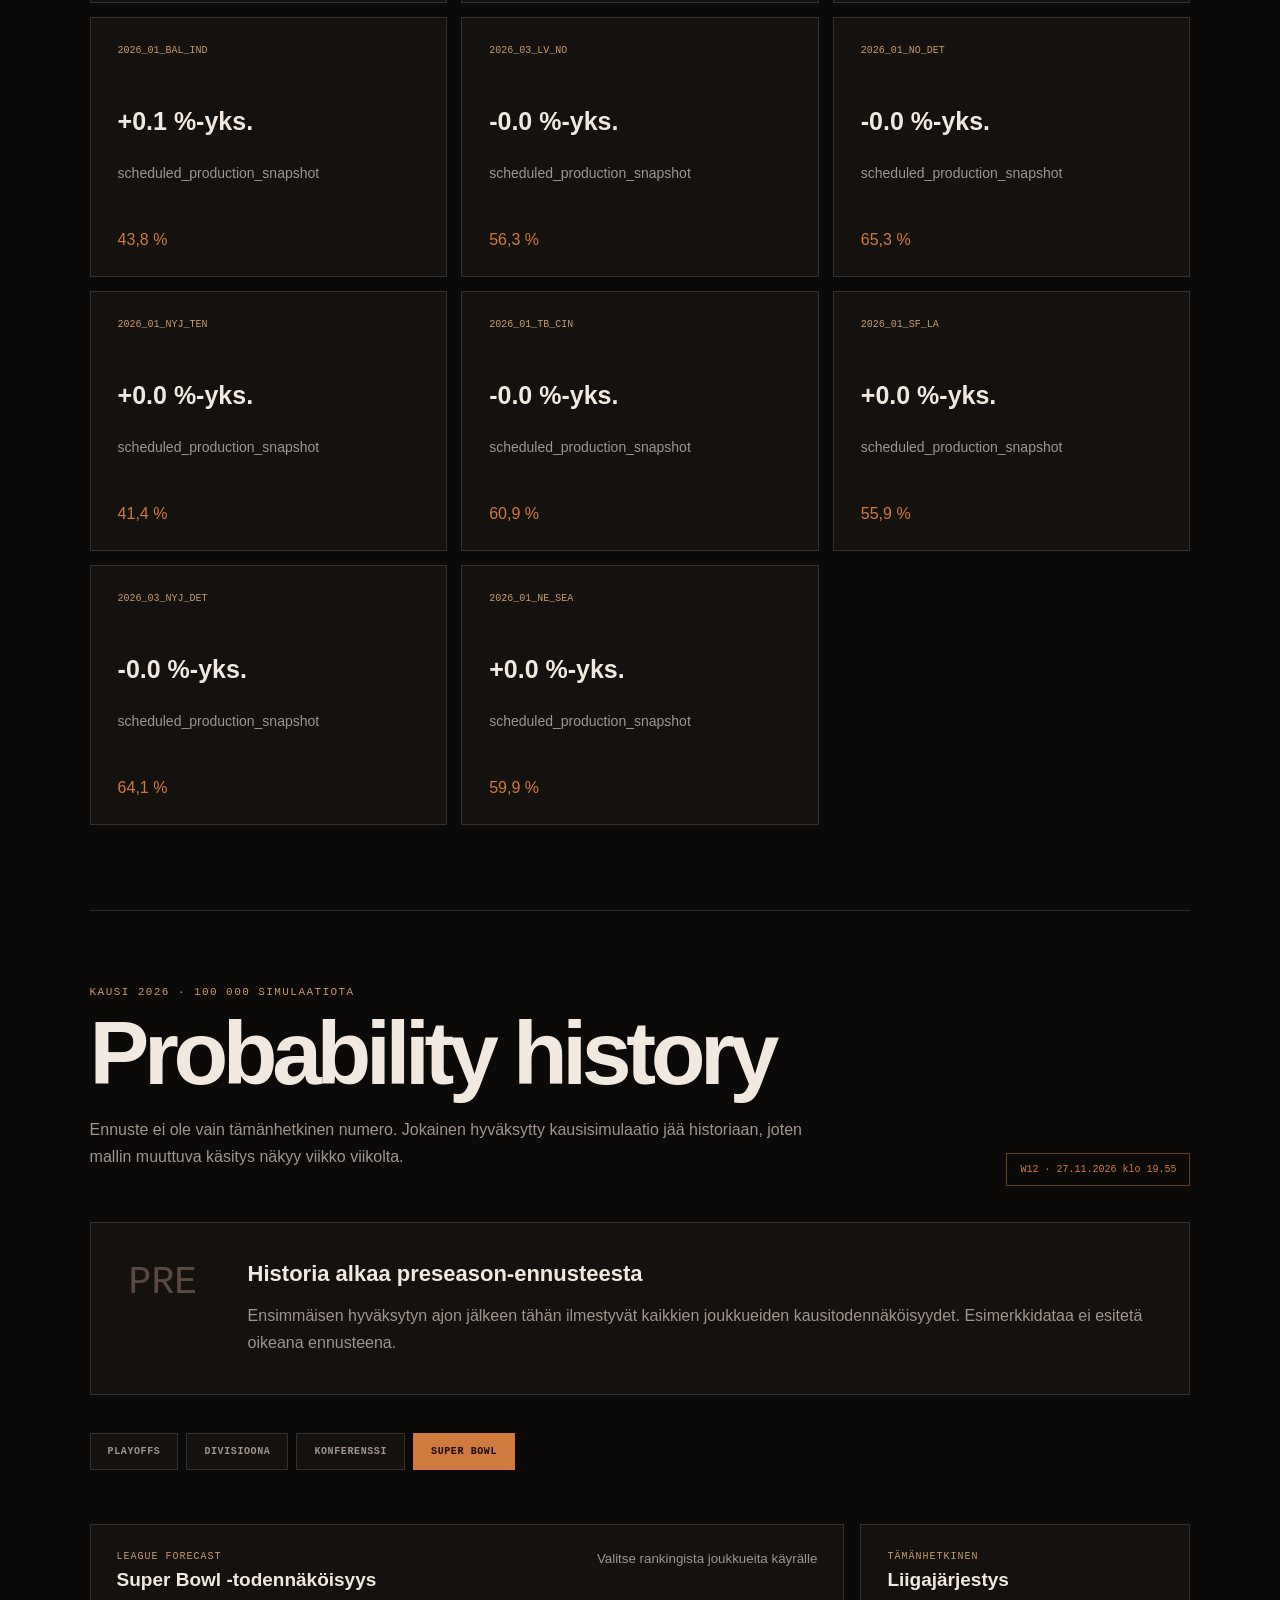
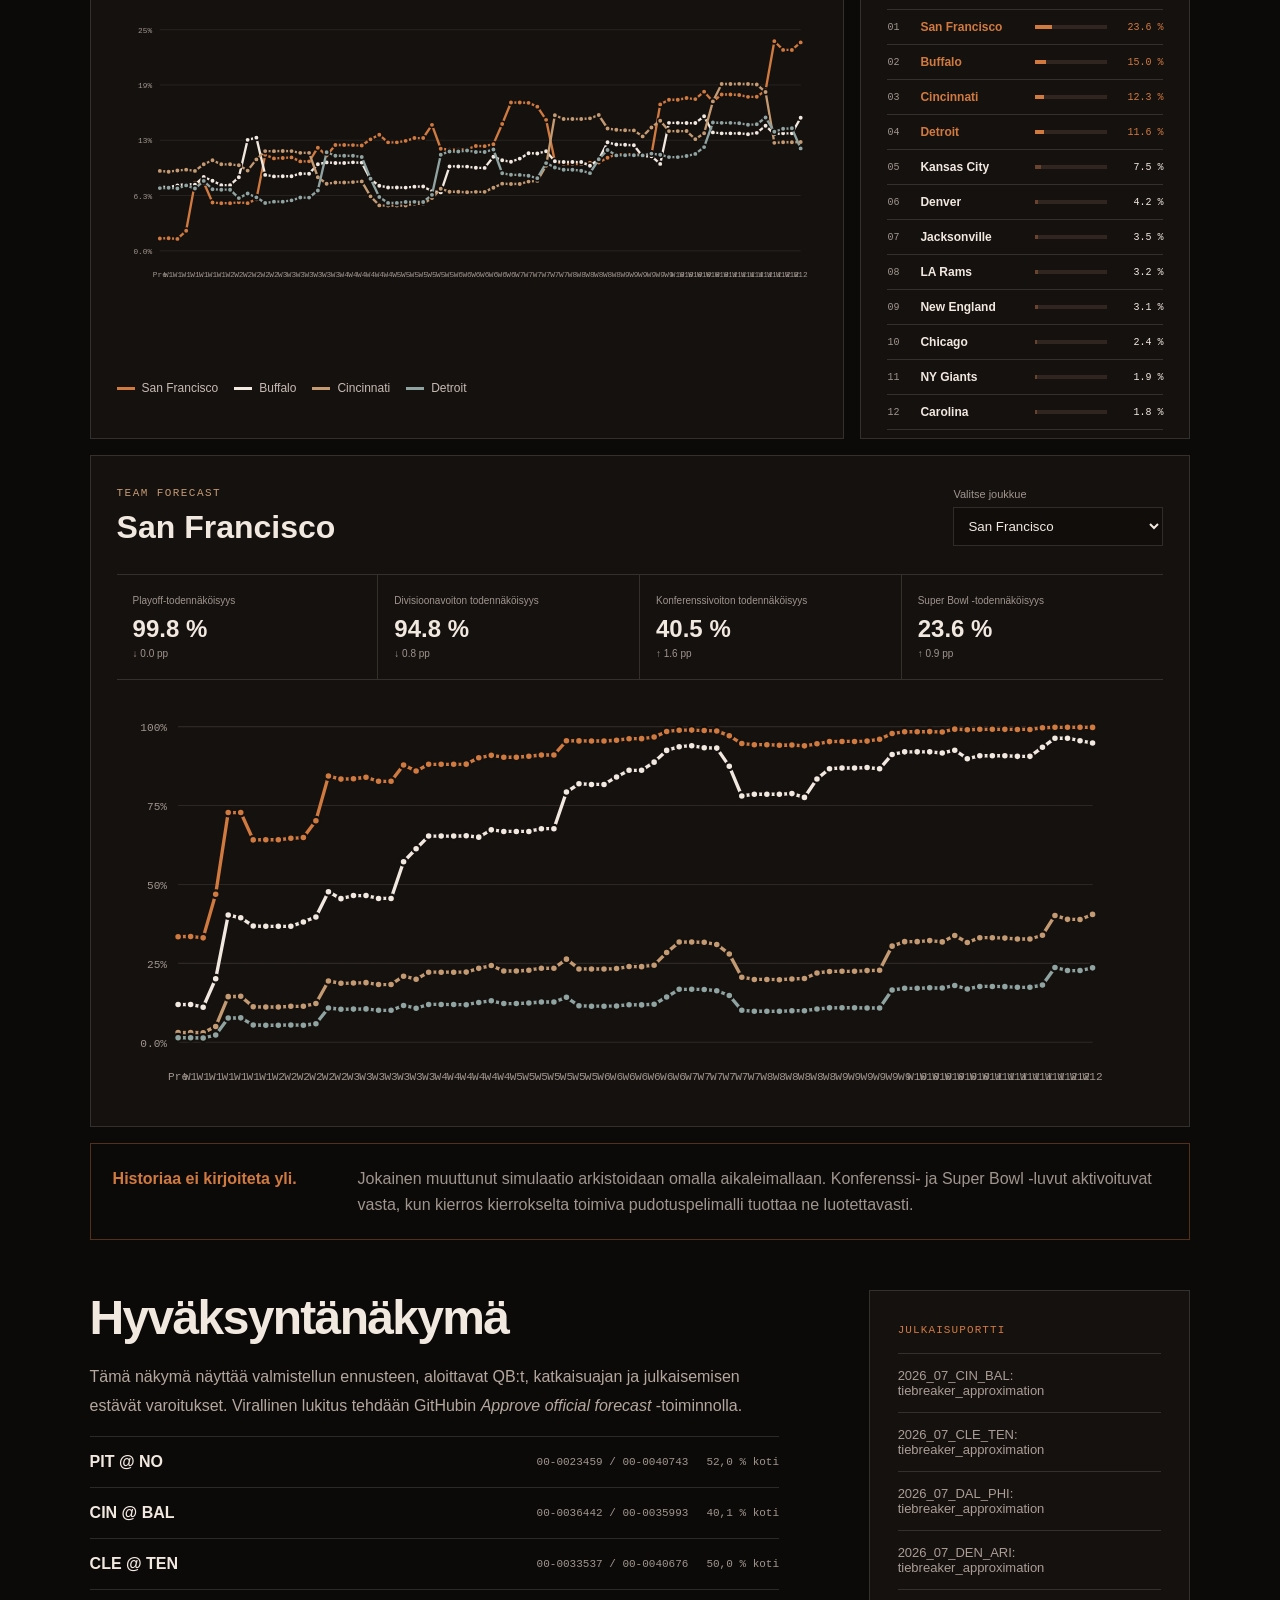
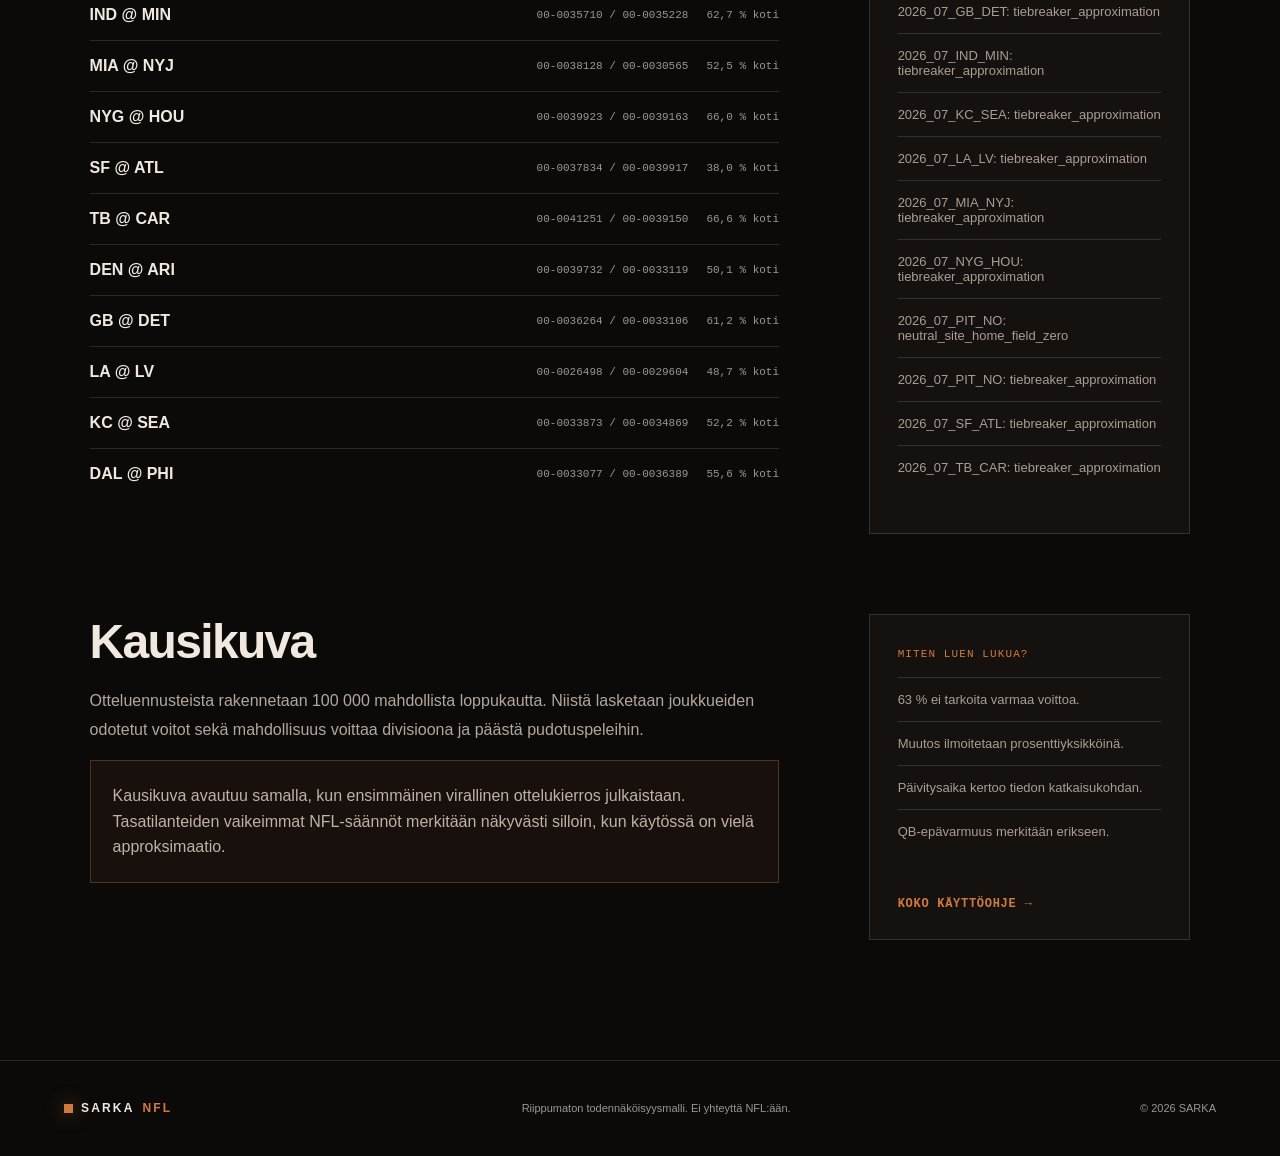
<file: ennusteet.html>
<!doctype html><html lang="fi"><head><meta charset="utf-8"><meta name="viewport" content="width=device-width,initial-scale=1"><meta name="description" content="SARKA NFL:n ottelu- ja kausiennusteet."><title>Ennusteet — SARKA NFL</title><link rel="stylesheet" href="styles.css"></head><body><div class="grain" aria-hidden="true"></div>
<header class="topbar"><a class="wordmark" href="index.html"><span class="signal"></span>SARKA <b>NFL</b></a><nav aria-label="Päänavigaatio"><a class="active-nav" href="ennusteet.html">Ennusteet</a><a href="havainnot.html">Havainnot</a><a href="joukkueet.html">Joukkueet</a><a href="mallin-jalki.html">Mallin jälki</a><a href="menetelma.html">Menetelmä</a></nav></header>
<main><section class="page-hero"><span class="kicker">VIIKKO VIIKOLTA</span><h1>Ennusteet</h1><p>Tässä näkyvät vain virallisesti lukitut ennusteet. Kun luku julkaistaan, se jää talteen sellaisena kuin se oli ennen ottelua.</p></section><section class="page-content">
<div class="metric-strip"><div><strong id="forecastCount">0</strong><span>avointa ottelua</span></div><div><strong>—</strong><span>päivitysaika</span></div><div><strong>100 000</strong><span>kausisimulaatiota</span></div><div><strong>v0.1</strong><span>malli</span></div></div>
<div class="section-head"><div><span class="kicker">OTTELUT</span><h2>Voittotodennäköisyydet</h2></div><p id="updatedAt">Ensimmäinen kierros julkaistaan, kun aineisto, aloittavat pelinrakentajat ja mallin kalibraatio on hyväksytty.</p></div>
<div id="forecastGrid" class="forecast-grid" aria-live="polite"><article class="empty-state"><span class="empty-index">00</span><div><h3>Ei vielä virallisia ennusteita</h3><p>En julkaise testilukuja oikeina ennusteina. Tämä näkymä täyttyy automaattisesti ensimmäisen hyväksytyn tuotantoajon jälkeen.</p></div><span class="status-pill">ODOTTAA DATAA</span></article></div>
<div id="operationsStatus" class="notice" style="margin-top:20px">Datan tuoreus ja hyväksyntätila tarkistetaan.</div>
<div id="moversPanel" style="margin-top:50px" hidden><span class="kicker">MUUTOSHISTORIA</span><div id="moversList" class="content-cards" style="margin-top:20px"></div></div>
<section class="season-forecast" aria-labelledby="seasonForecastTitle">
<div class="season-heading"><div><span class="kicker">KAUSI 2026 · 100 000 SIMULAATIOTA</span><h2 id="seasonForecastTitle">Probability history</h2><p>Ennuste ei ole vain tämänhetkinen numero. Jokainen hyväksytty kausisimulaatio jää historiaan, joten mallin muuttuva käsitys näkyy viikko viikolta.</p></div><div id="seasonUpdated" class="season-stamp">ODOTTAA ENSIMMÄISTÄ AJOA</div></div>
<div id="seasonEmpty" class="season-empty"><span>PRE</span><div><strong>Historia alkaa preseason-ennusteesta</strong><p>Ensimmäisen hyväksytyn ajon jälkeen tähän ilmestyvät kaikkien joukkueiden kausitodennäköisyydet. Esimerkkidataa ei esitetä oikeana ennusteena.</p></div></div>
<div id="seasonDashboard" hidden>
<div class="forecast-tabs" id="forecastTabs" aria-label="Valitse kausitodennäköisyys"><button type="button" data-metric="playoff_probability">Playoffs</button><button type="button" data-metric="division_probability">Divisioona</button><button type="button" data-metric="conference_probability">Konferenssi</button><button type="button" data-metric="super_bowl_probability" class="active">Super Bowl</button></div>
<p id="metricAvailability" class="metric-availability"></p>
<div class="season-layout"><div class="history-panel"><div class="panel-title"><div><span>LEAGUE FORECAST</span><strong id="historyMetricTitle">Super Bowl -todennäköisyys</strong></div><small>Valitse rankingista joukkueita käyrälle</small></div><div id="probabilityChart" class="probability-chart" role="img" aria-label="Joukkueiden todennäköisyyksien kehitys"></div><div id="chartLegend" class="chart-legend"></div></div><aside class="ranking-panel"><div class="panel-title"><div><span>TÄMÄNHETKINEN</span><strong>Liigajärjestys</strong></div></div><div id="leagueRanking" class="league-ranking"></div></aside></div>
<div class="team-forecast"><div class="team-forecast-head"><div><span class="kicker">TEAM FORECAST</span><h3 id="teamForecastName">Joukkue</h3></div><label>Valitse joukkue<select id="teamForecastSelect"></select></label></div><div id="teamProbabilityCards" class="team-probability-cards"></div><div id="teamProbabilityChart" class="probability-chart compact" role="img" aria-label="Valitun joukkueen kausitodennäköisyyksien kehitys"></div></div>
<div class="season-method-note"><strong>Historiaa ei kirjoiteta yli.</strong><span>Jokainen muuttunut simulaatio arkistoidaan omalla aikaleimallaan. Konferenssi- ja Super Bowl -luvut aktivoituvat vasta, kun kierros kierrokselta toimiva pudotuspelimalli tuottaa ne luotettavasti.</span></div>
</div>
</section>
<div id="reviewPanel" class="page-grid" style="margin-top:50px" hidden><div class="prose"><h2>Hyväksyntänäkymä</h2><p>Tämä näkymä näyttää valmistellun ennusteen, aloittavat QB:t, katkaisuajan ja julkaisemisen estävät varoitukset. Virallinen lukitus tehdään GitHubin <em>Approve official forecast</em> -toiminnolla.</p><div id="reviewGames"></div></div><aside class="side-card"><strong>JULKAISUPORTTI</strong><ul id="reviewIssues"></ul></aside></div>
<div class="page-grid" style="margin-top:80px"><div class="prose"><h2>Kausikuva</h2><p>Otteluennusteista rakennetaan 100 000 mahdollista loppukautta. Niistä lasketaan joukkueiden odotetut voitot sekä mahdollisuus voittaa divisioona ja päästä pudotuspeleihin.</p><div class="notice">Kausikuva avautuu samalla, kun ensimmäinen virallinen ottelukierros julkaistaan. Tasatilanteiden vaikeimmat NFL-säännöt merkitään näkyvästi silloin, kun käytössä on vielä approksimaatio.</div></div><aside class="side-card"><strong>MITEN LUEN LUKUA?</strong><ul><li>63 % ei tarkoita varmaa voittoa.</li><li>Muutos ilmoitetaan prosenttiyksikköinä.</li><li>Päivitysaika kertoo tiedon katkaisukohdan.</li><li>QB-epävarmuus merkitään erikseen.</li></ul><a class="text-link" href="menetelma.html#kaytto">Koko käyttöohje →</a></aside></div>
</section></main><footer><div class="wordmark"><span class="signal"></span>SARKA <b>NFL</b></div><p>Riippumaton todennäköisyysmalli. Ei yhteyttä NFL:ään.</p><span>© 2026 SARKA</span></footer><script src="app.js" defer></script></body></html>
</file>
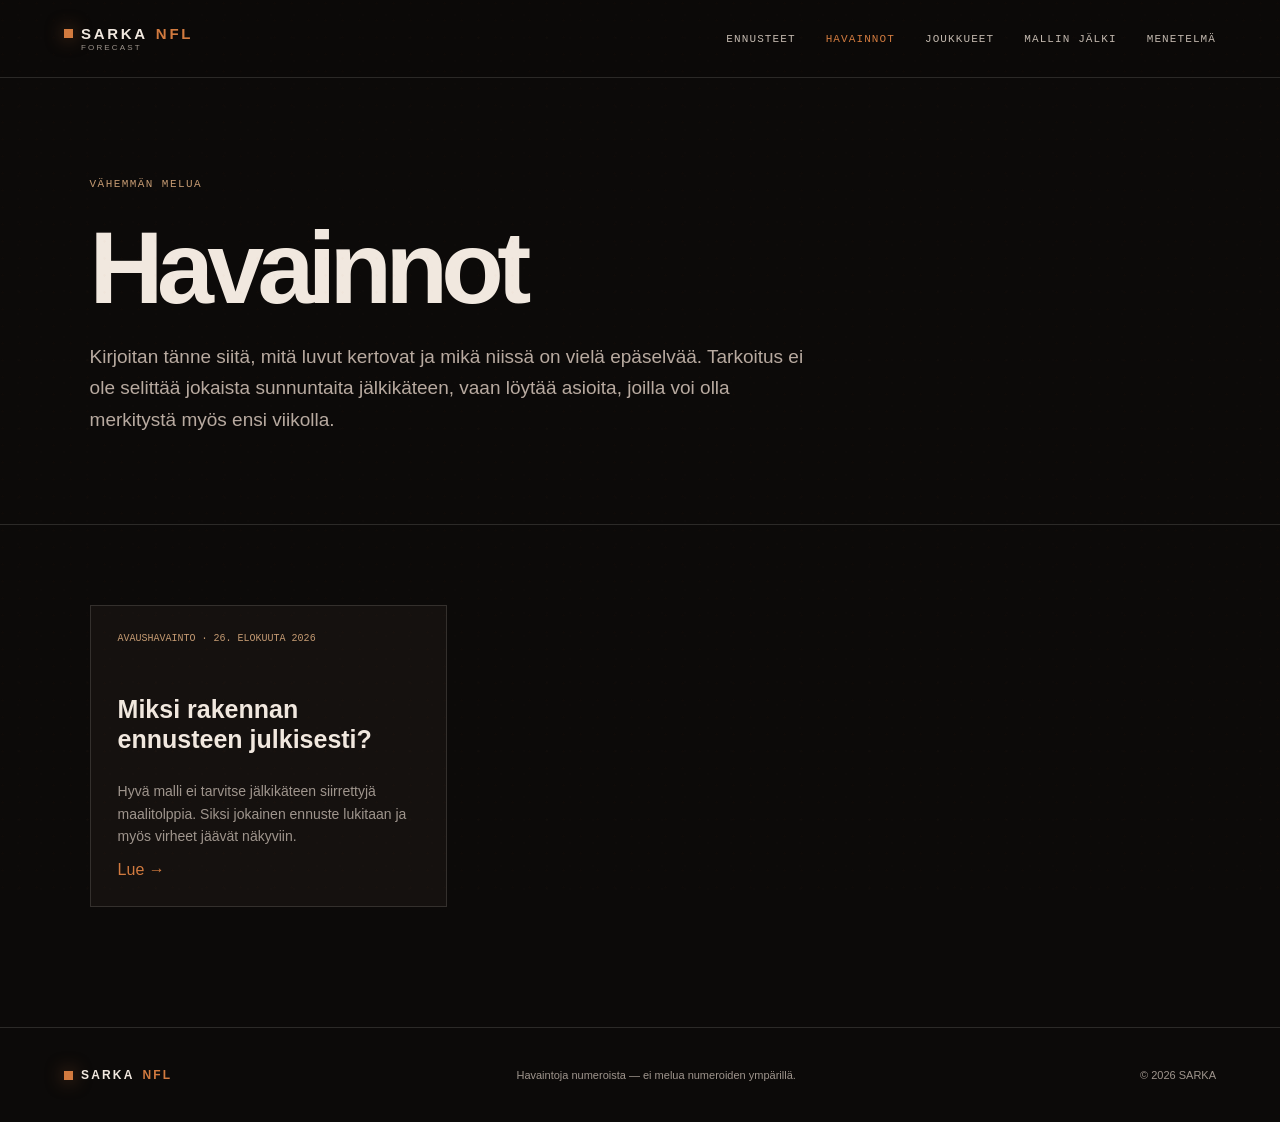
<file: havainnot.html>
<!doctype html><html lang="fi"><head><meta charset="utf-8"><meta name="viewport" content="width=device-width,initial-scale=1"><meta name="description" content="SARKA NFL:n havainnot mallista, joukkueista ja kaudesta."><meta property="og:title" content="Havainnot"><meta property="og:description" content="SARKA NFL:n havainnot mallista, joukkueista ja kaudesta."><meta property="og:type" content="article"><title>Havainnot — SARKA NFL</title><link rel="stylesheet" href="styles.css"></head><body><div class="grain" aria-hidden="true"></div><header class="topbar"><a class="wordmark" href="index.html"><span class="signal"></span>SARKA <b>NFL</b></a><nav aria-label="Päänavigaatio"><a href="ennusteet.html">Ennusteet</a><a class="active-nav" href="havainnot.html">Havainnot</a><a href="joukkueet.html">Joukkueet</a><a href="mallin-jalki.html">Mallin jälki</a><a href="menetelma.html">Menetelmä</a></nav></header><main><section class="page-hero"><span class="kicker">VÄHEMMÄN MELUA</span><h1>Havainnot</h1><p>Kirjoitan tänne siitä, mitä luvut kertovat ja mikä niissä on vielä epäselvää. Tarkoitus ei ole selittää jokaista sunnuntaita jälkikäteen, vaan löytää asioita, joilla voi olla merkitystä myös ensi viikolla.</p></section><section class="page-content"><div class="content-cards"><a class="content-card" href="havainnot/miksi-rakennan-ennusteen-julkisesti.html"><span class="meta">AVAUSHAVAINTO · 26. ELOKUUTA 2026</span><h2>Miksi rakennan ennusteen julkisesti?</h2><p>Hyvä malli ei tarvitse jälkikäteen siirrettyjä maalitolppia. Siksi jokainen ennuste lukitaan ja myös virheet jäävät näkyviin.</p><span class="arrow">Lue →</span></a></div></section></main><footer><div class="wordmark"><span class="signal"></span>SARKA <b>NFL</b></div><p>Havaintoja numeroista — ei melua numeroiden ympärillä.</p><span>© 2026 SARKA</span></footer></body></html>
</file>
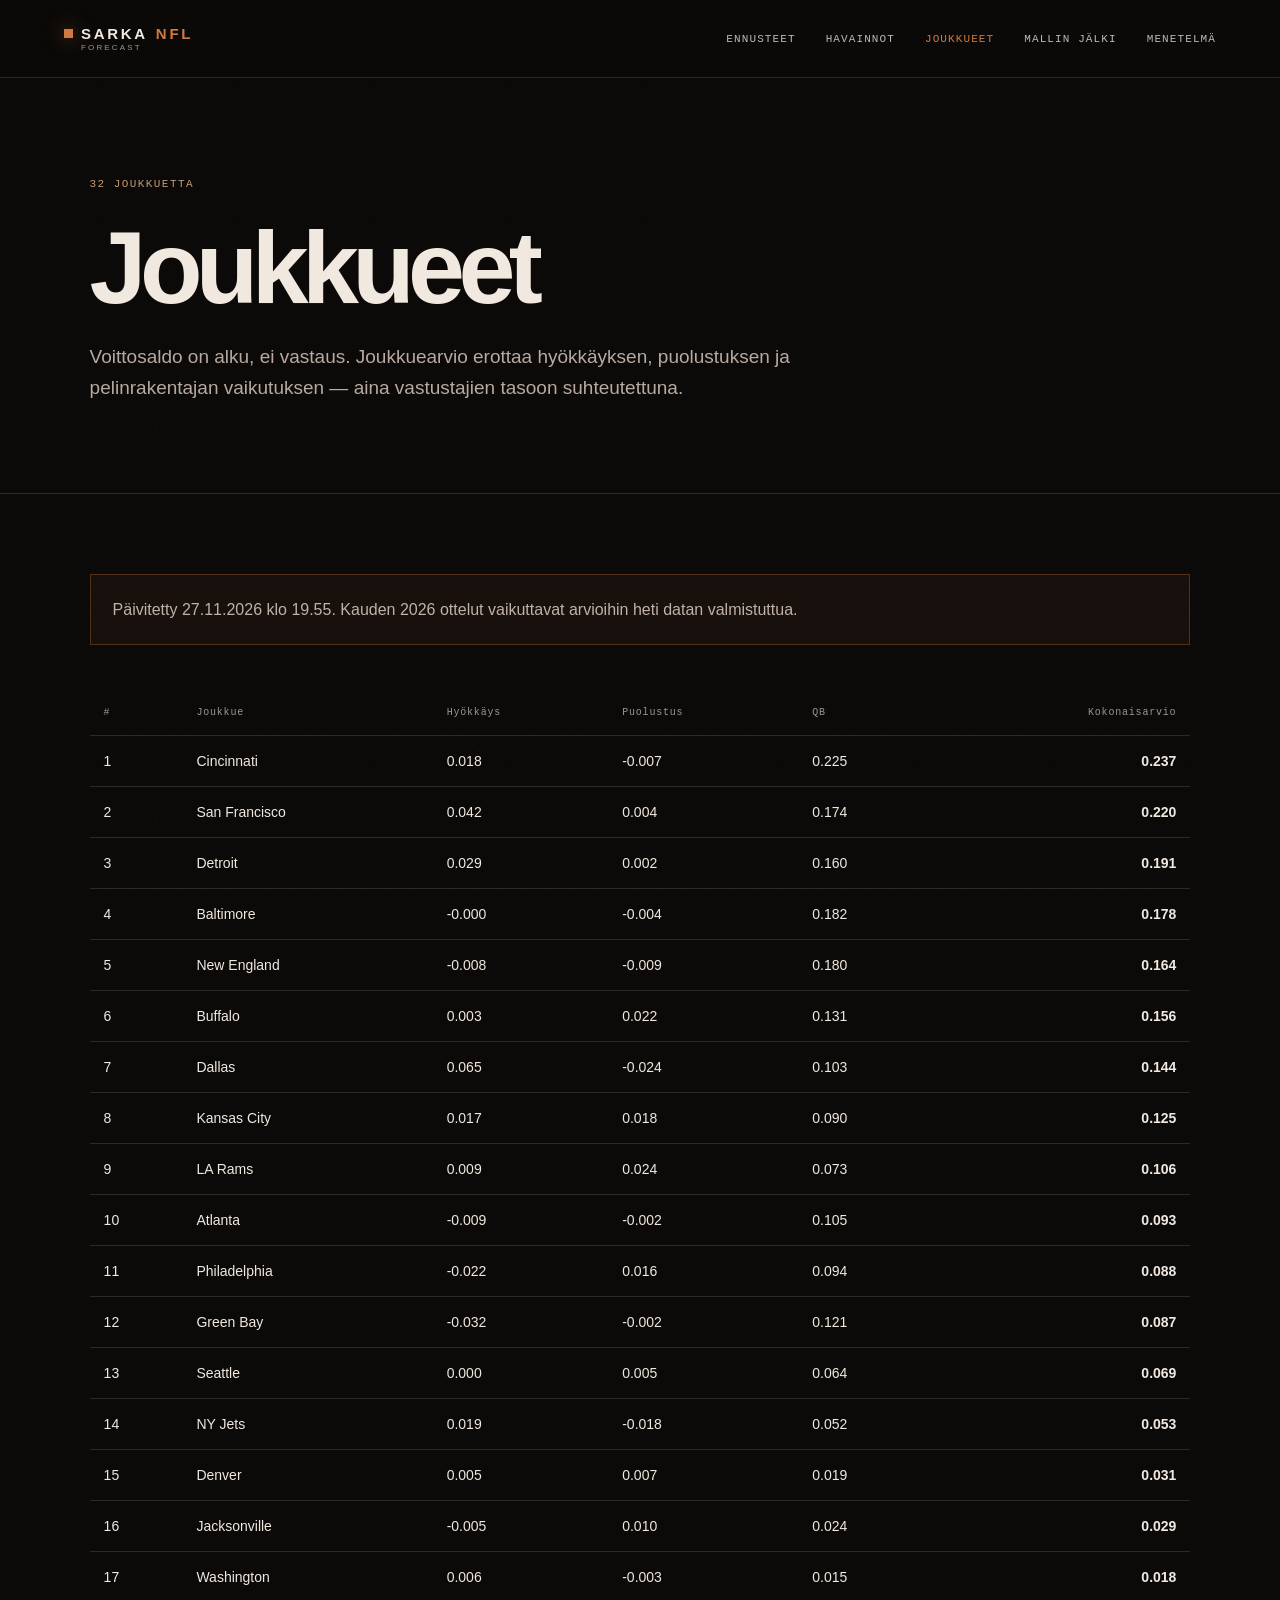
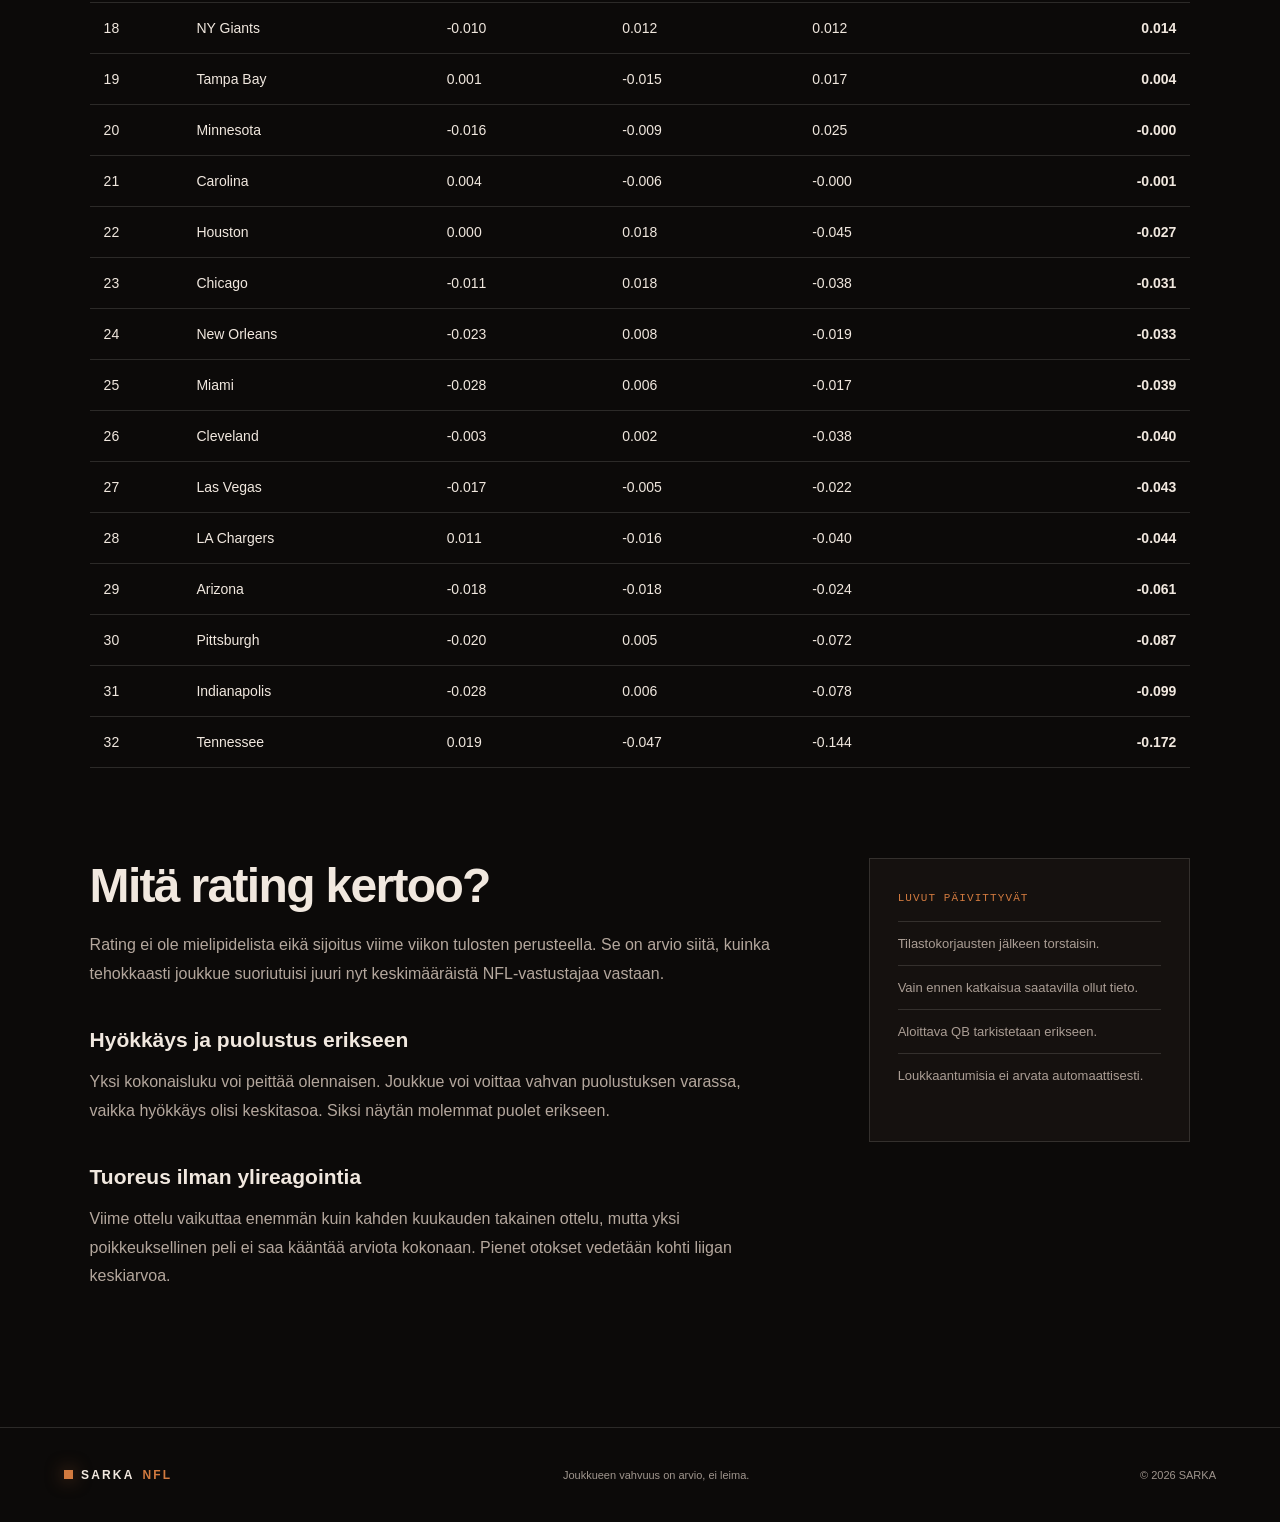
<file: joukkueet.html>
<!doctype html><html lang="fi"><head><meta charset="utf-8"><meta name="viewport" content="width=device-width,initial-scale=1"><meta name="description" content="SARKA NFL:n joukkuearviot."><title>Joukkueet — SARKA NFL</title><link rel="stylesheet" href="styles.css"></head><body><div class="grain" aria-hidden="true"></div><header class="topbar"><a class="wordmark" href="index.html"><span class="signal"></span>SARKA <b>NFL</b></a><nav aria-label="Päänavigaatio"><a href="ennusteet.html">Ennusteet</a><a href="havainnot.html">Havainnot</a><a class="active-nav" href="joukkueet.html">Joukkueet</a><a href="mallin-jalki.html">Mallin jälki</a><a href="menetelma.html">Menetelmä</a></nav></header><main><section class="page-hero"><span class="kicker">32 JOUKKUETTA</span><h1>Joukkueet</h1><p>Voittosaldo on alku, ei vastaus. Joukkuearvio erottaa hyökkäyksen, puolustuksen ja pelinrakentajan vaikutuksen — aina vastustajien tasoon suhteutettuna.</p></section><section class="page-content"><div class="notice" id="ratingsUpdated">Ratingit päivittyvät automaattisesti kauden otteludatasta.</div><div style="overflow-x:auto;margin-top:45px"><table class="data-table"><thead><tr><th>#</th><th>Joukkue</th><th>Hyökkäys</th><th>Puolustus</th><th>QB</th><th>Kokonaisarvio</th></tr></thead><tbody id="ratingsBody"><tr><td>—</td><td>Arviot latautuvat</td><td>—</td><td>—</td><td>—</td><td>—</td></tr></tbody></table></div><div class="page-grid" style="margin-top:90px"><div class="prose"><h2>Mitä rating kertoo?</h2><p>Rating ei ole mielipidelista eikä sijoitus viime viikon tulosten perusteella. Se on arvio siitä, kuinka tehokkaasti joukkue suoriutuisi juuri nyt keskimääräistä NFL-vastustajaa vastaan.</p><h3>Hyökkäys ja puolustus erikseen</h3><p>Yksi kokonaisluku voi peittää olennaisen. Joukkue voi voittaa vahvan puolustuksen varassa, vaikka hyökkäys olisi keskitasoa. Siksi näytän molemmat puolet erikseen.</p><h3>Tuoreus ilman ylireagointia</h3><p>Viime ottelu vaikuttaa enemmän kuin kahden kuukauden takainen ottelu, mutta yksi poikkeuksellinen peli ei saa kääntää arviota kokonaan. Pienet otokset vedetään kohti liigan keskiarvoa.</p></div><aside class="side-card"><strong>LUVUT PÄIVITTYVÄT</strong><ul><li>Tilastokorjausten jälkeen torstaisin.</li><li>Vain ennen katkaisua saatavilla ollut tieto.</li><li>Aloittava QB tarkistetaan erikseen.</li><li>Loukkaantumisia ei arvata automaattisesti.</li></ul></aside></div></section></main><footer><div class="wordmark"><span class="signal"></span>SARKA <b>NFL</b></div><p>Joukkueen vahvuus on arvio, ei leima.</p><span>© 2026 SARKA</span></footer><script src="app.js" defer></script></body></html>
</file>
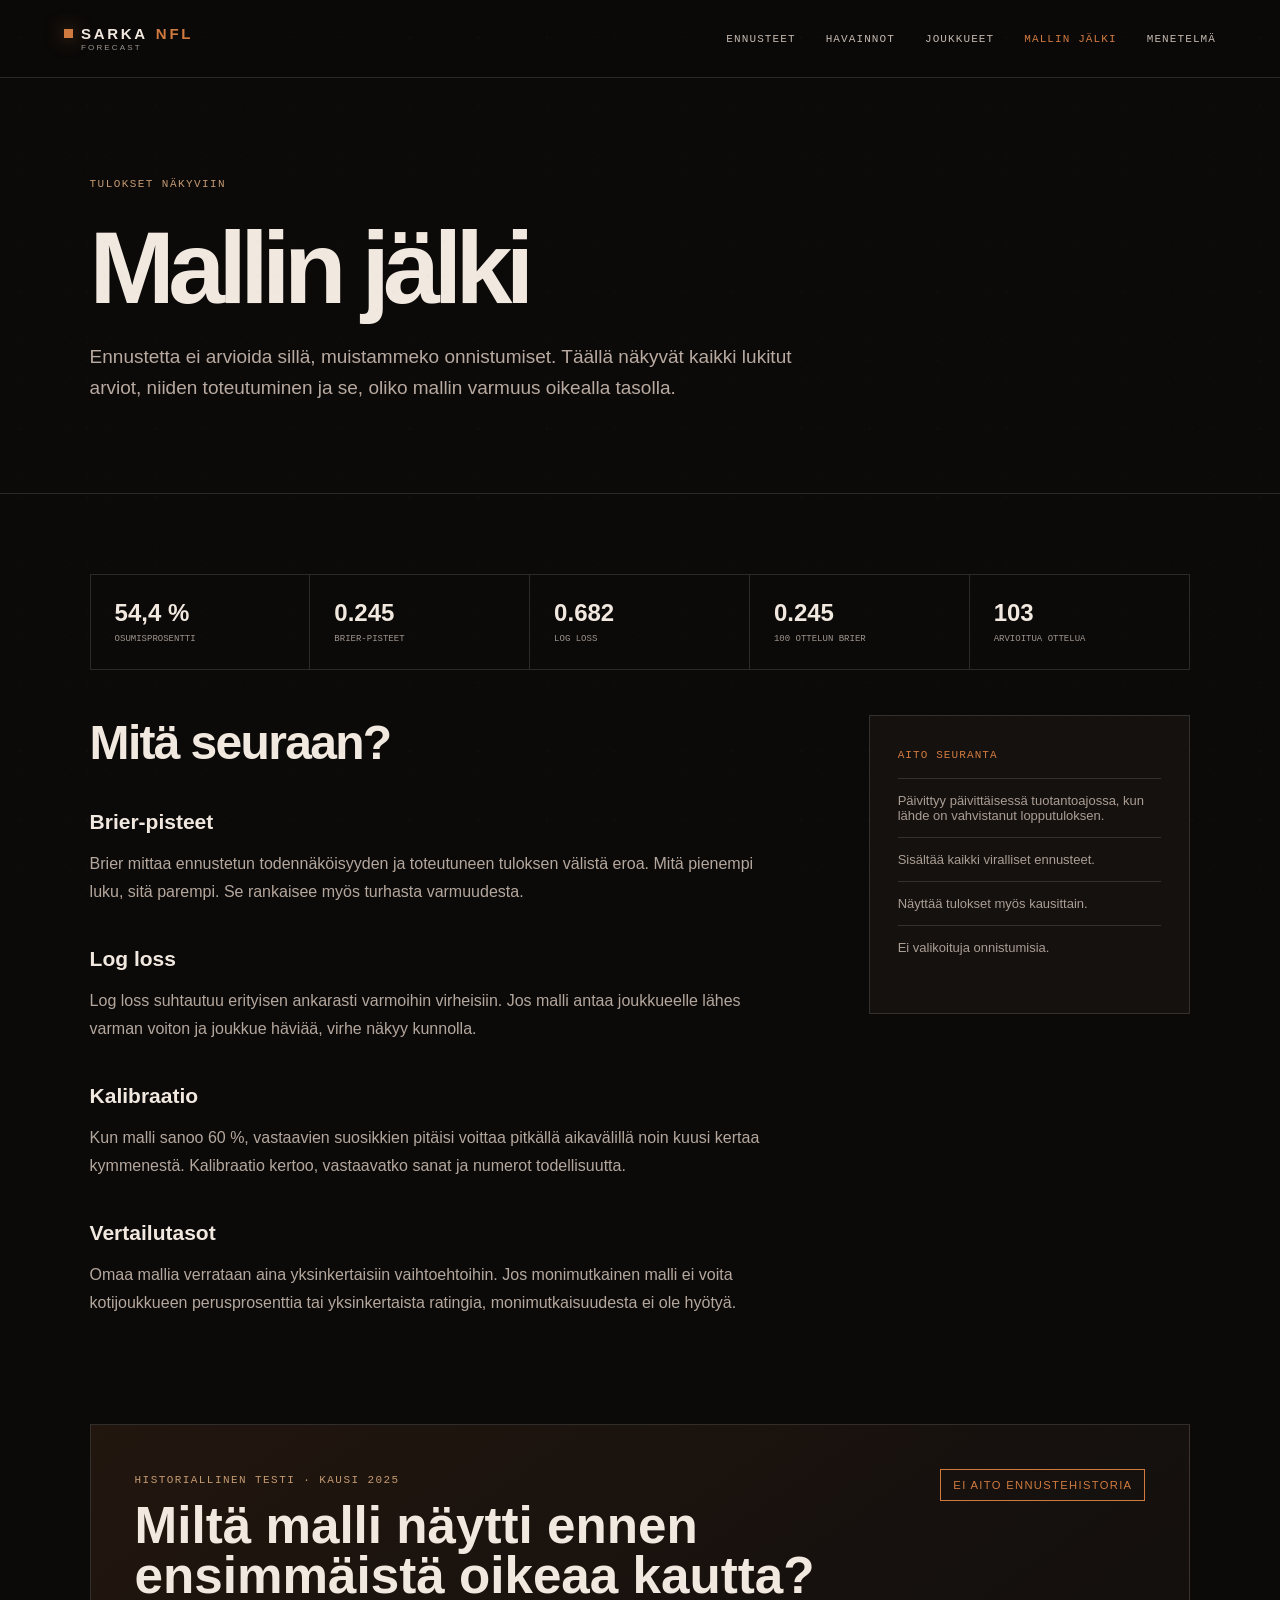
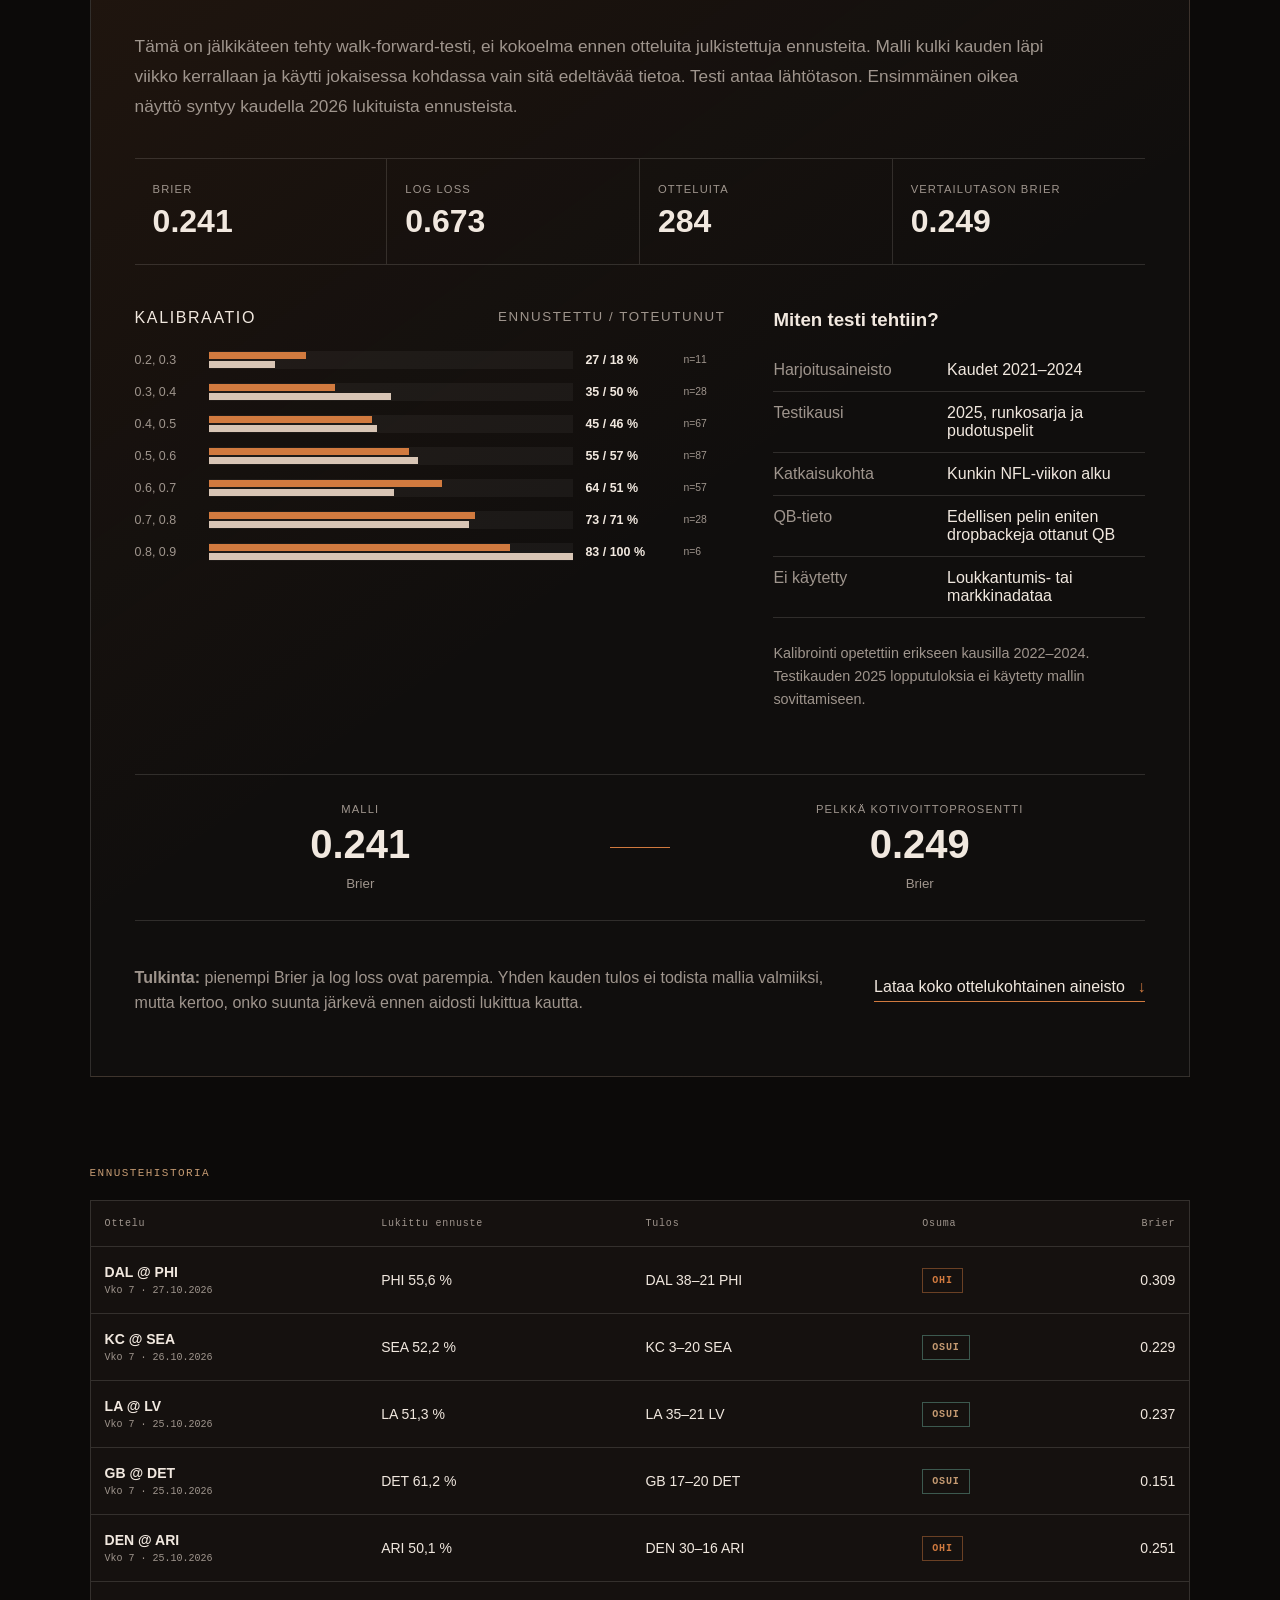
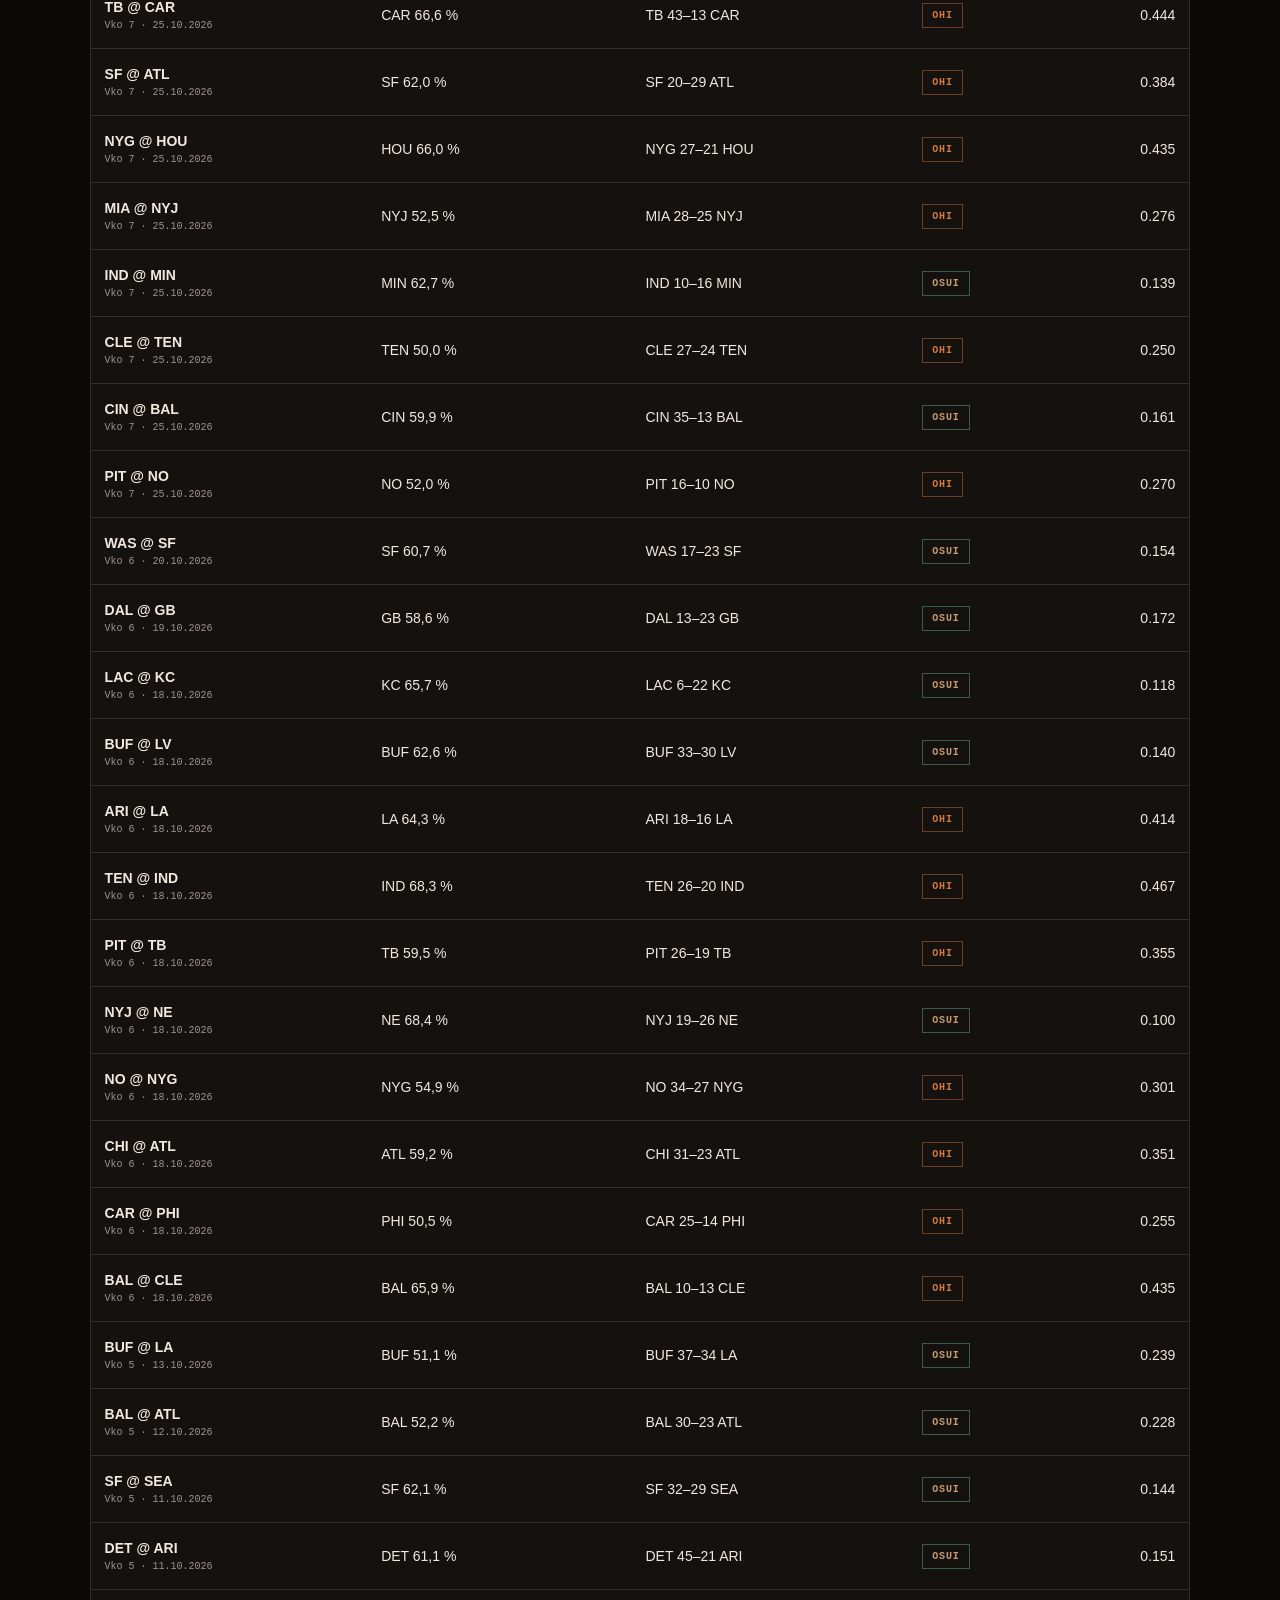
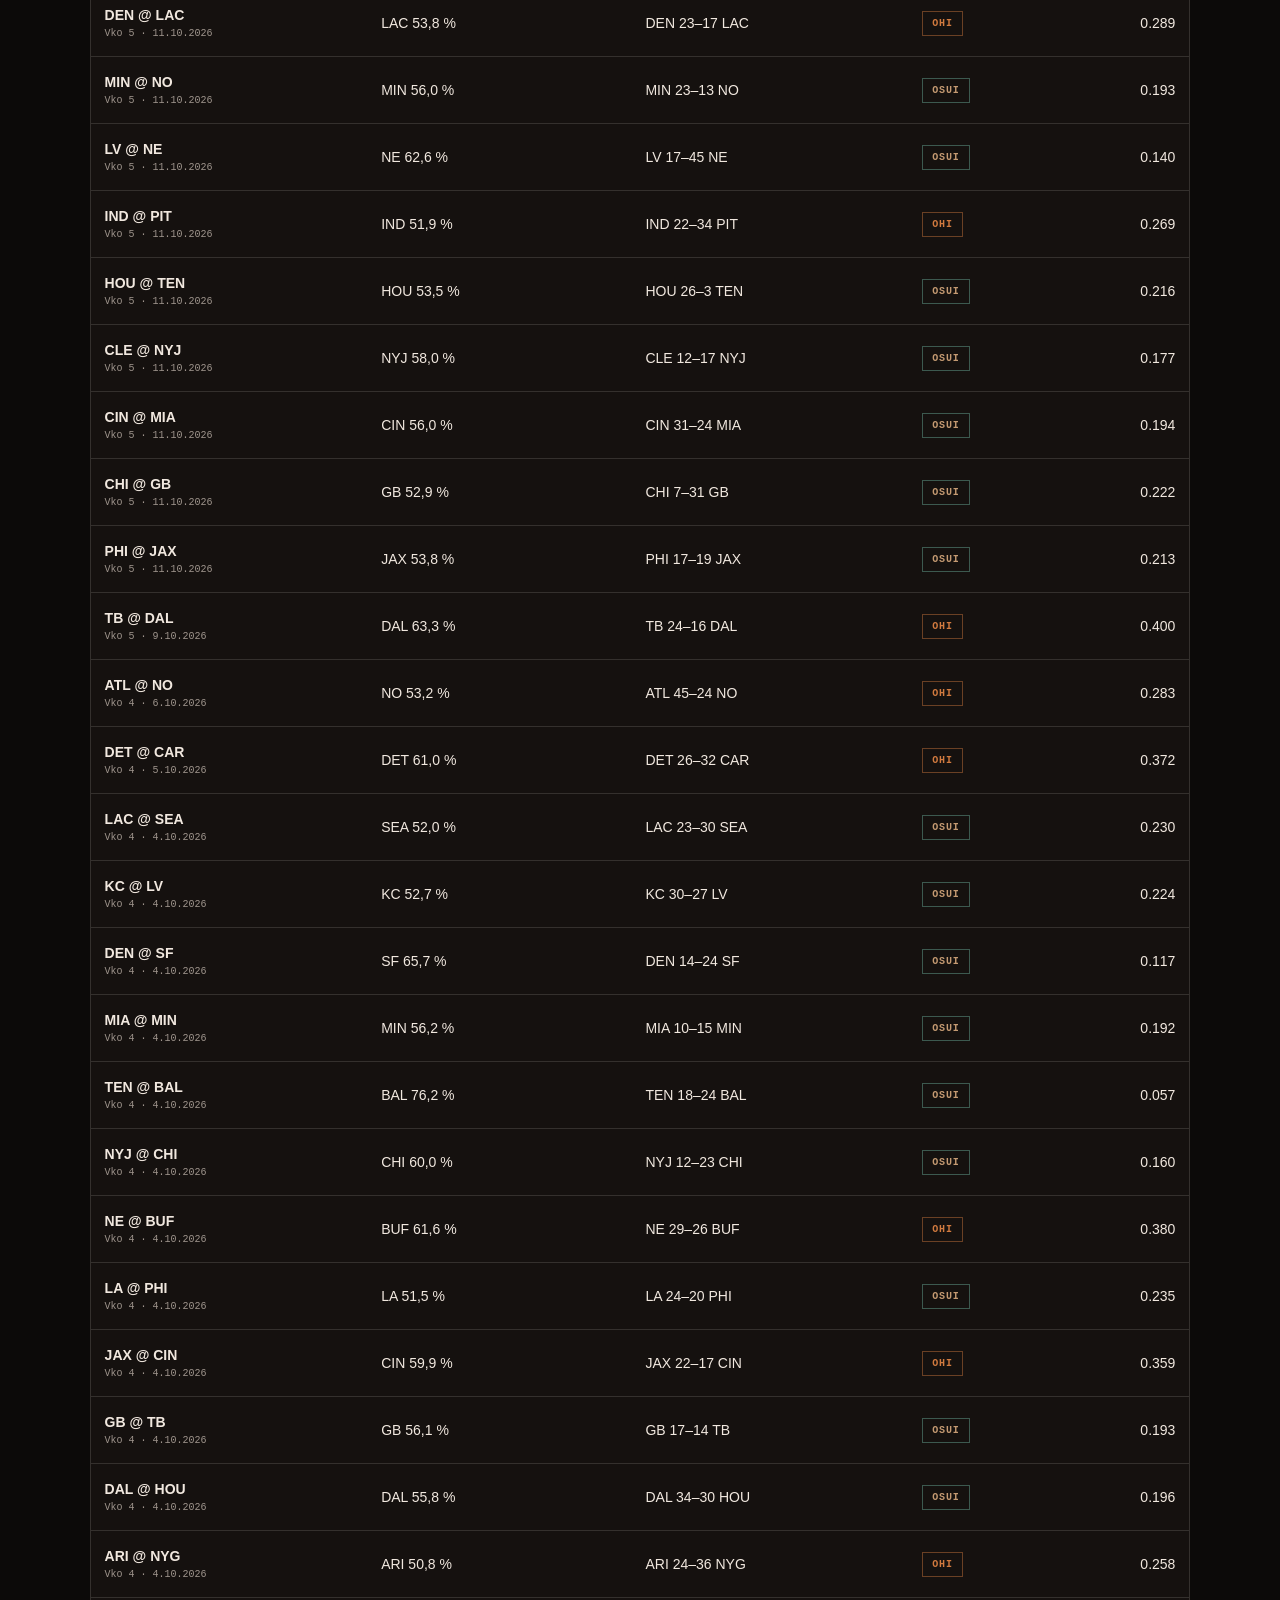
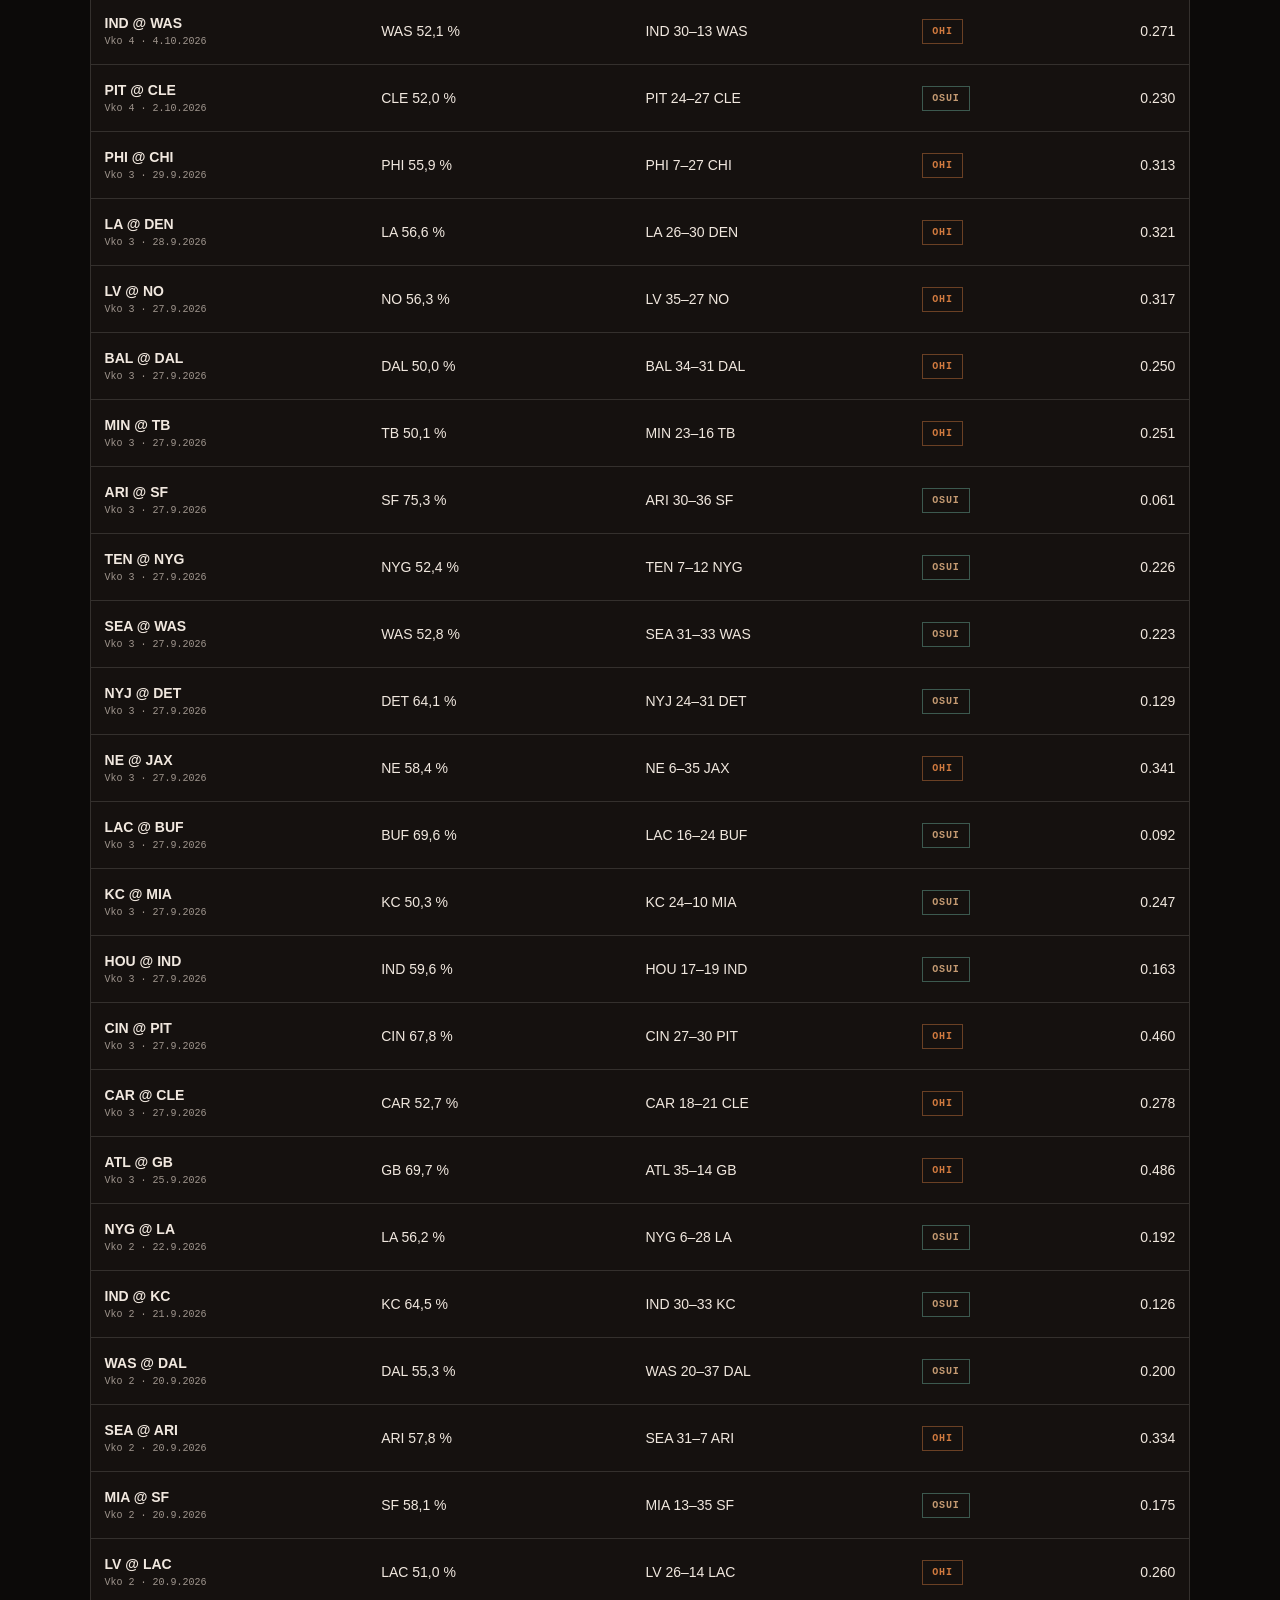
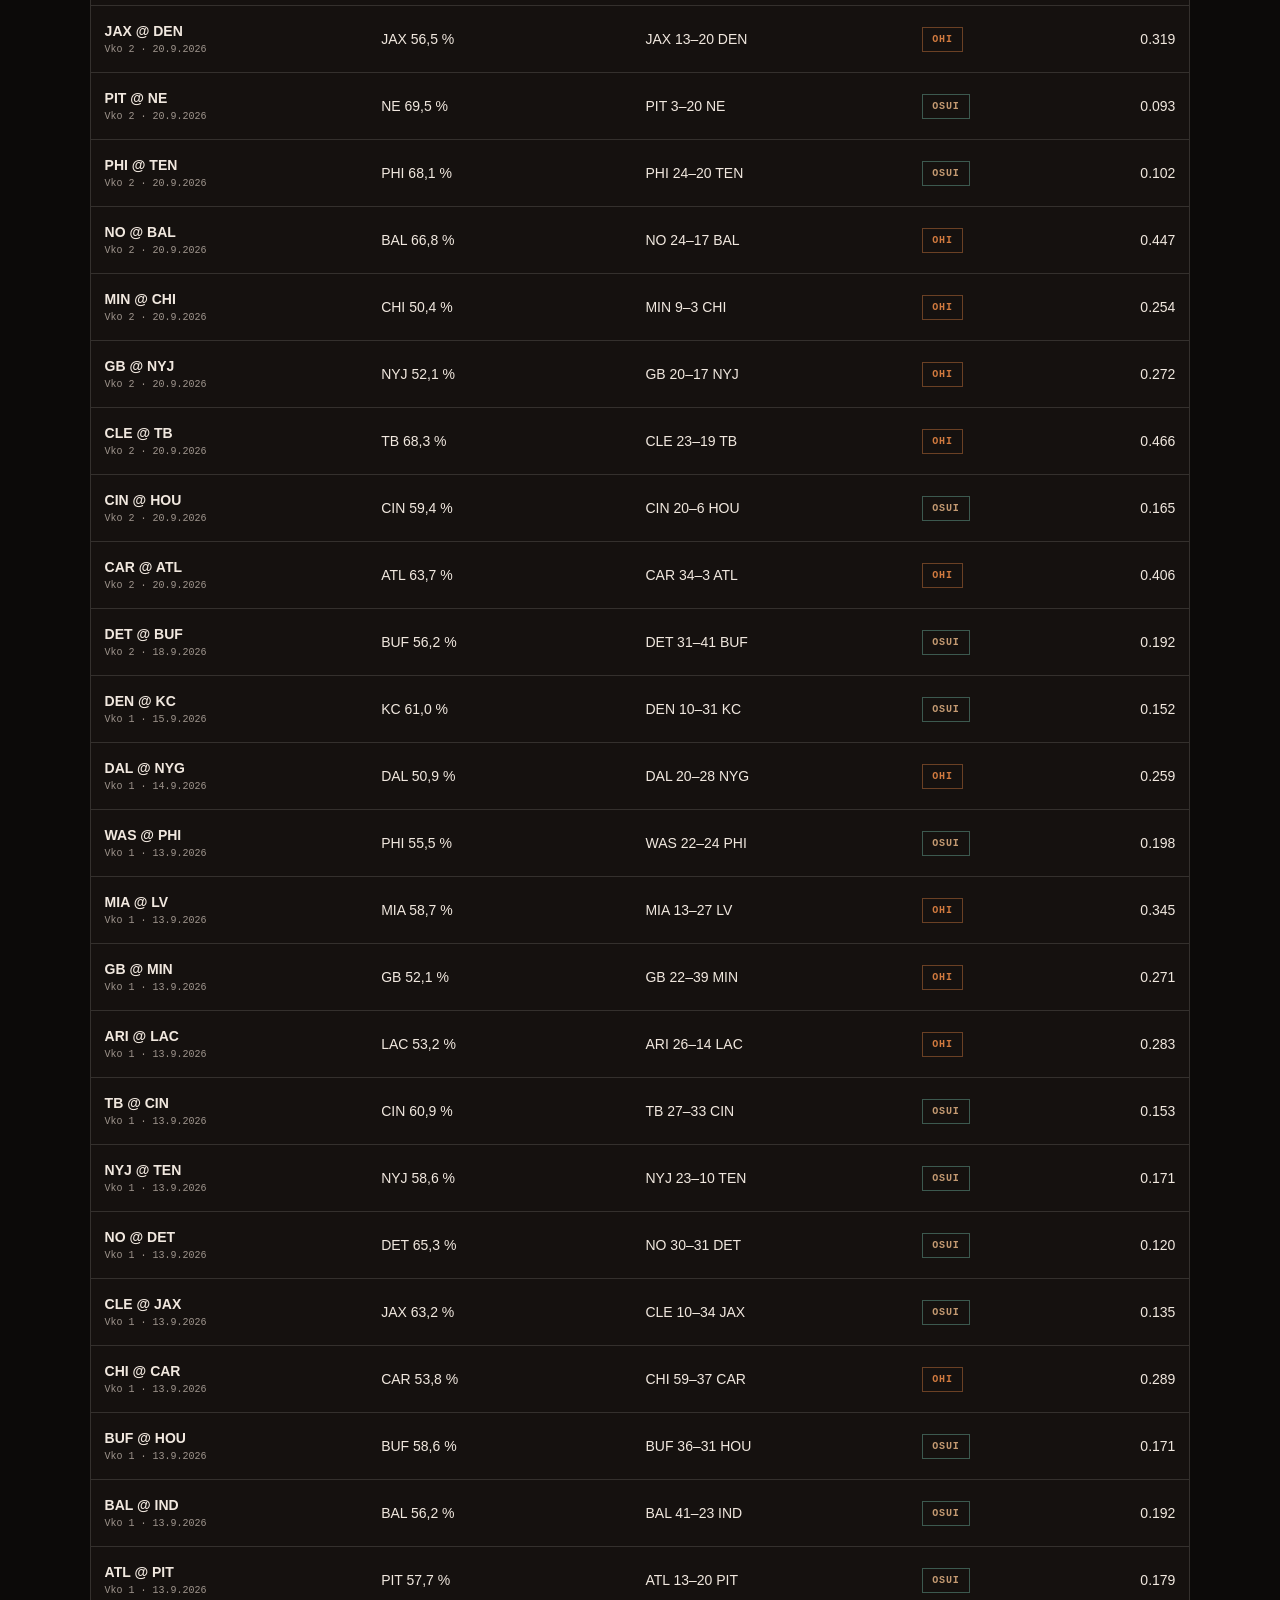
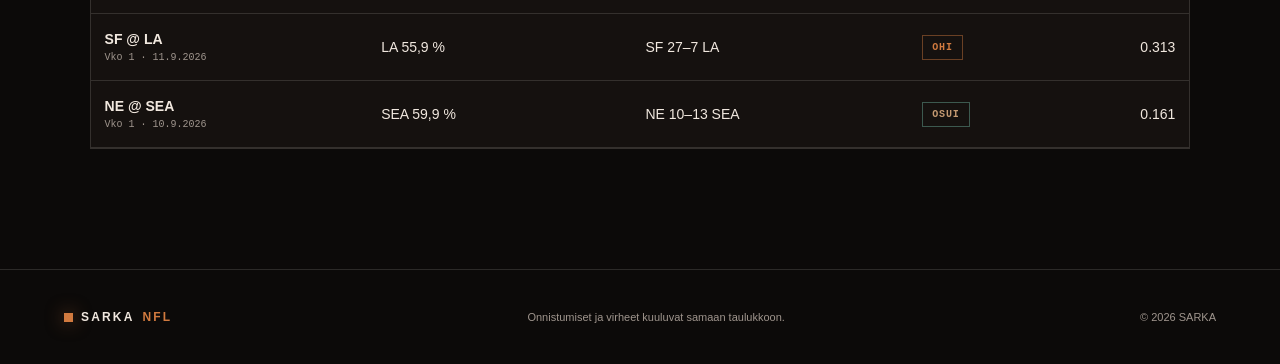
<file: mallin-jalki.html>
<!doctype html><html lang="fi"><head><meta charset="utf-8"><meta name="viewport" content="width=device-width,initial-scale=1"><meta name="description" content="SARKA NFL -mallin tulokset, kalibraatio ja ennustehistoria."><title>Mallin jälki — SARKA NFL</title><link rel="stylesheet" href="styles.css"></head><body><div class="grain" aria-hidden="true"></div>
<header class="topbar"><a class="wordmark" href="index.html"><span class="signal"></span>SARKA <b>NFL</b></a><nav aria-label="Päänavigaatio"><a href="ennusteet.html">Ennusteet</a><a href="havainnot.html">Havainnot</a><a href="joukkueet.html">Joukkueet</a><a class="active-nav" href="mallin-jalki.html">Mallin jälki</a><a href="menetelma.html">Menetelmä</a></nav></header>
<main><section class="page-hero"><span class="kicker">TULOKSET NÄKYVIIN</span><h1>Mallin jälki</h1><p>Ennustetta ei arvioida sillä, muistammeko onnistumiset. Täällä näkyvät kaikki lukitut arviot, niiden toteutuminen ja se, oliko mallin varmuus oikealla tasolla.</p></section><section class="page-content">
<div class="metric-strip track-record-metrics"><div><strong id="hitRateMetric">—</strong><span>osumisprosentti</span></div><div><strong id="brierMetric">—</strong><span>Brier-pisteet</span></div><div><strong id="logLossMetric">—</strong><span>log loss</span></div><div><strong id="rollingMetric">—</strong><span>100 ottelun Brier</span></div><div><strong id="scoredGames">0</strong><span>arvioitua ottelua</span></div></div>
<div class="page-grid"><div class="prose"><h2>Mitä seuraan?</h2><h3>Brier-pisteet</h3><p>Brier mittaa ennustetun todennäköisyyden ja toteutuneen tuloksen välistä eroa. Mitä pienempi luku, sitä parempi. Se rankaisee myös turhasta varmuudesta.</p><h3>Log loss</h3><p>Log loss suhtautuu erityisen ankarasti varmoihin virheisiin. Jos malli antaa joukkueelle lähes varman voiton ja joukkue häviää, virhe näkyy kunnolla.</p><h3>Kalibraatio</h3><p>Kun malli sanoo 60 %, vastaavien suosikkien pitäisi voittaa pitkällä aikavälillä noin kuusi kertaa kymmenestä. Kalibraatio kertoo, vastaavatko sanat ja numerot todellisuutta.</p><h3>Vertailutasot</h3><p>Omaa mallia verrataan aina yksinkertaisiin vaihtoehtoihin. Jos monimutkainen malli ei voita kotijoukkueen perusprosenttia tai yksinkertaista ratingia, monimutkaisuudesta ei ole hyötyä.</p></div><aside class="side-card"><strong>AITO SEURANTA</strong><ul><li>Päivittyy päivittäisessä tuotantoajossa, kun lähde on vahvistanut lopputuloksen.</li><li>Sisältää kaikki viralliset ennusteet.</li><li>Näyttää tulokset myös kausittain.</li><li>Ei valikoituja onnistumisia.</li></ul></aside></div>
<section class="backtest-section" aria-labelledby="backtestTitle">
<div class="backtest-heading"><div><span class="kicker">HISTORIALLINEN TESTI · KAUSI 2025</span><h2 id="backtestTitle">Miltä malli näytti ennen ensimmäistä oikeaa kautta?</h2></div><span class="test-badge">EI AITO ENNUSTEHISTORIA</span></div>
<p class="backtest-lead">Tämä on jälkikäteen tehty walk-forward-testi, ei kokoelma ennen otteluita julkistettuja ennusteita. Malli kulki kauden läpi viikko kerrallaan ja käytti jokaisessa kohdassa vain sitä edeltävää tietoa. Testi antaa lähtötason. Ensimmäinen oikea näyttö syntyy kaudella 2026 lukituista ennusteista.</p>
<div class="backtest-metrics" id="backtestMetrics" aria-live="polite"><div><span>Brier</span><strong>—</strong></div><div><span>Log loss</span><strong>—</strong></div><div><span>Otteluita</span><strong>—</strong></div><div><span>Vertailutason Brier</span><strong>—</strong></div></div>
<div class="backtest-grid"><div class="calibration-card"><div class="section-label"><span>Kalibraatio</span><small>ennustettu / toteutunut</small></div><div id="calibrationChart" class="calibration-chart"><p>Ladataan kalibraatiota…</p></div></div><div class="backtest-notes"><h3>Miten testi tehtiin?</h3><dl><div><dt>Harjoitusaineisto</dt><dd>Kaudet 2021–2024</dd></div><div><dt>Testikausi</dt><dd>2025, runkosarja ja pudotuspelit</dd></div><div><dt>Katkaisukohta</dt><dd>Kunkin NFL-viikon alku</dd></div><div><dt>QB-tieto</dt><dd>Edellisen pelin eniten dropbackeja ottanut QB</dd></div><div><dt>Ei käytetty</dt><dd>Loukkantumis- tai markkinadataa</dd></div></dl><p class="method-note">Kalibrointi opetettiin erikseen kausilla 2022–2024. Testikauden 2025 lopputuloksia ei käytetty mallin sovittamiseen.</p></div></div>
<div class="comparison-line"><div><span>MALLI</span><strong id="modelComparison">—</strong><small>Brier</small></div><i aria-hidden="true"></i><div><span>PELKKÄ KOTIVOITTOPROSENTTI</span><strong id="baselineComparison">—</strong><small>Brier</small></div></div>
<div class="backtest-footer"><p><strong>Tulkinta:</strong> pienempi Brier ja log loss ovat parempia. Yhden kauden tulos ei todista mallia valmiiksi, mutta kertoo, onko suunta järkevä ennen aidosti lukittua kautta.</p><a class="data-link" href="public/data/backtest-2025-v011-calibrated.json" download>Lataa koko ottelukohtainen aineisto <span>↓</span></a></div>
</section>
<div style="margin-top:85px"><span class="kicker">ENNUSTEHISTORIA</span><div id="forecastHistory" style="margin-top:20px"><div class="empty-list"><span>00</span><div><h2>Historia alkaa ensimmäisestä ratkaistusta ottelusta</h2><p>Kun ottelun lopputulos valmistuu, viimeinen ennen T−90-rajaa hyväksytty ennuste pisteytetään automaattisesti. Lukittua todennäköisyyttä ei muuteta.</p></div></div></div></div>
</section></main><footer><div class="wordmark"><span class="signal"></span>SARKA <b>NFL</b></div><p>Onnistumiset ja virheet kuuluvat samaan taulukkoon.</p><span>© 2026 SARKA</span></footer><script src="app.js" defer></script></body></html>
</file>
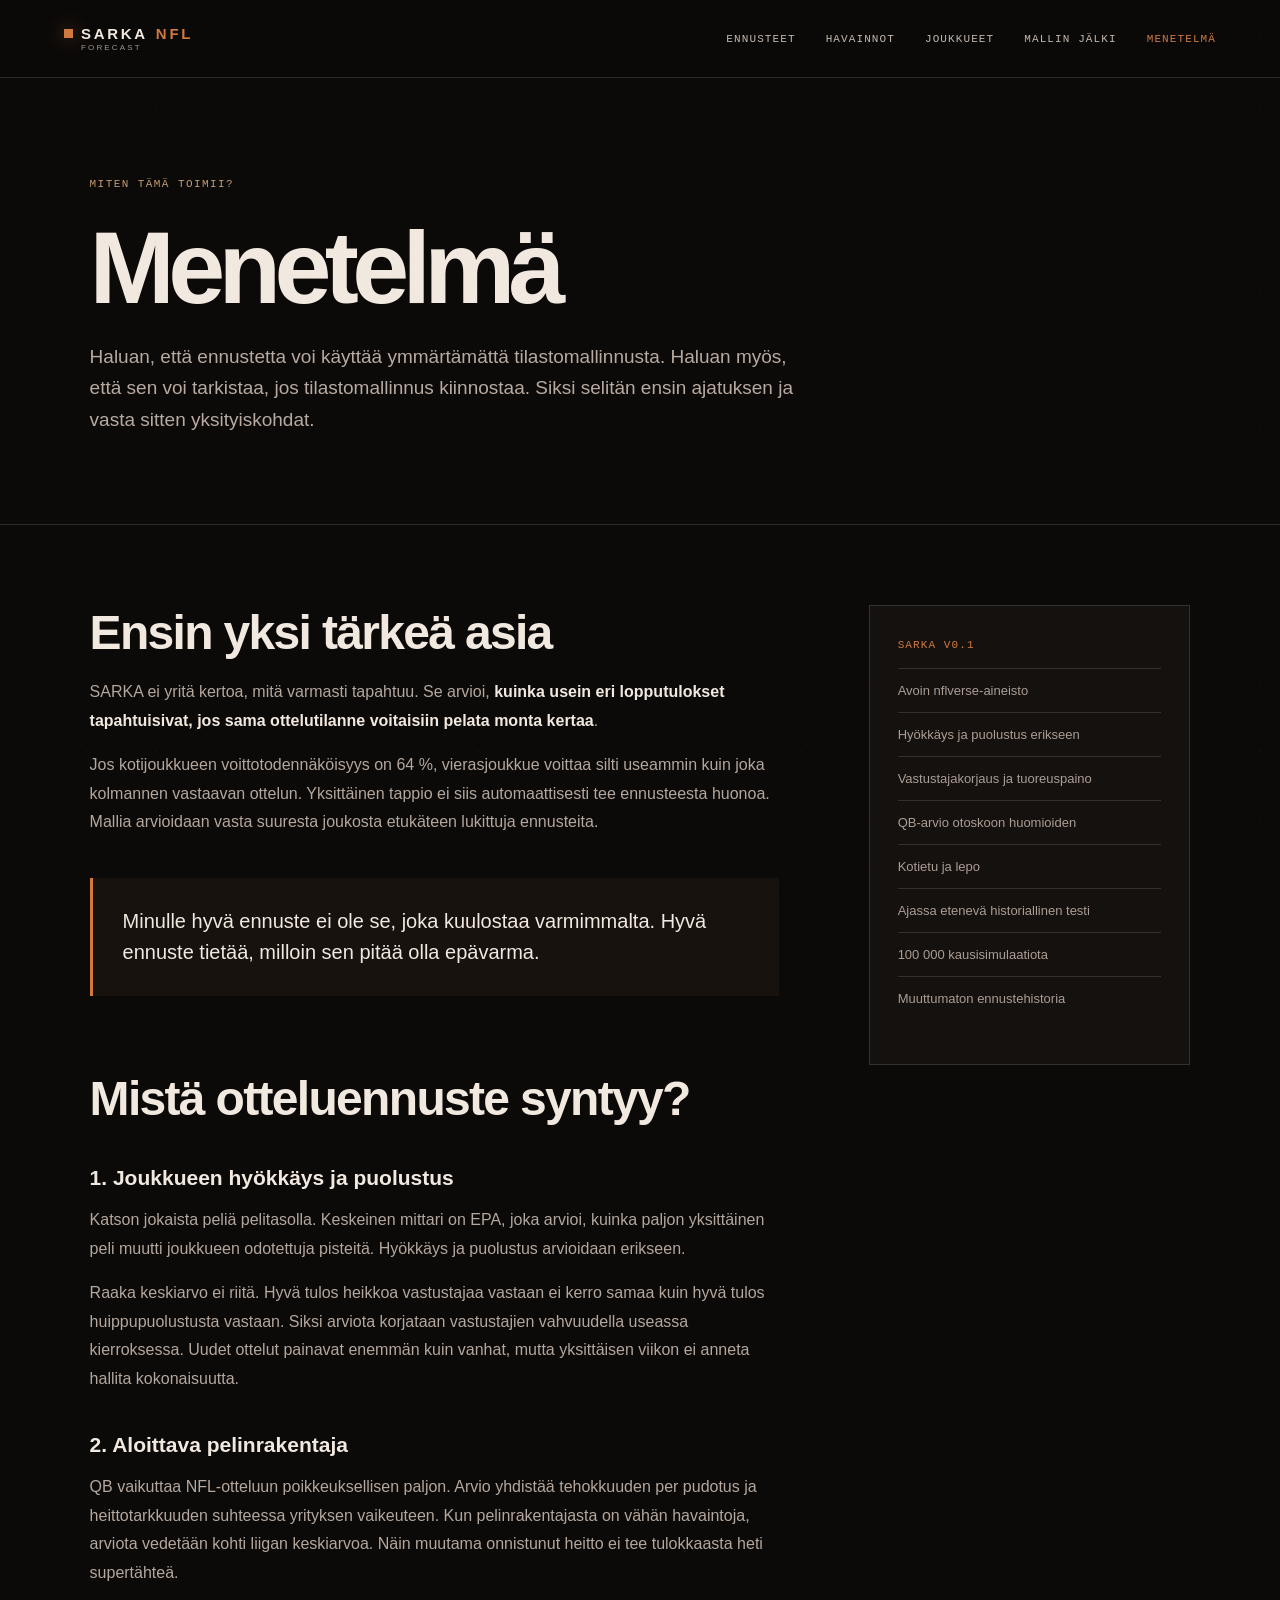
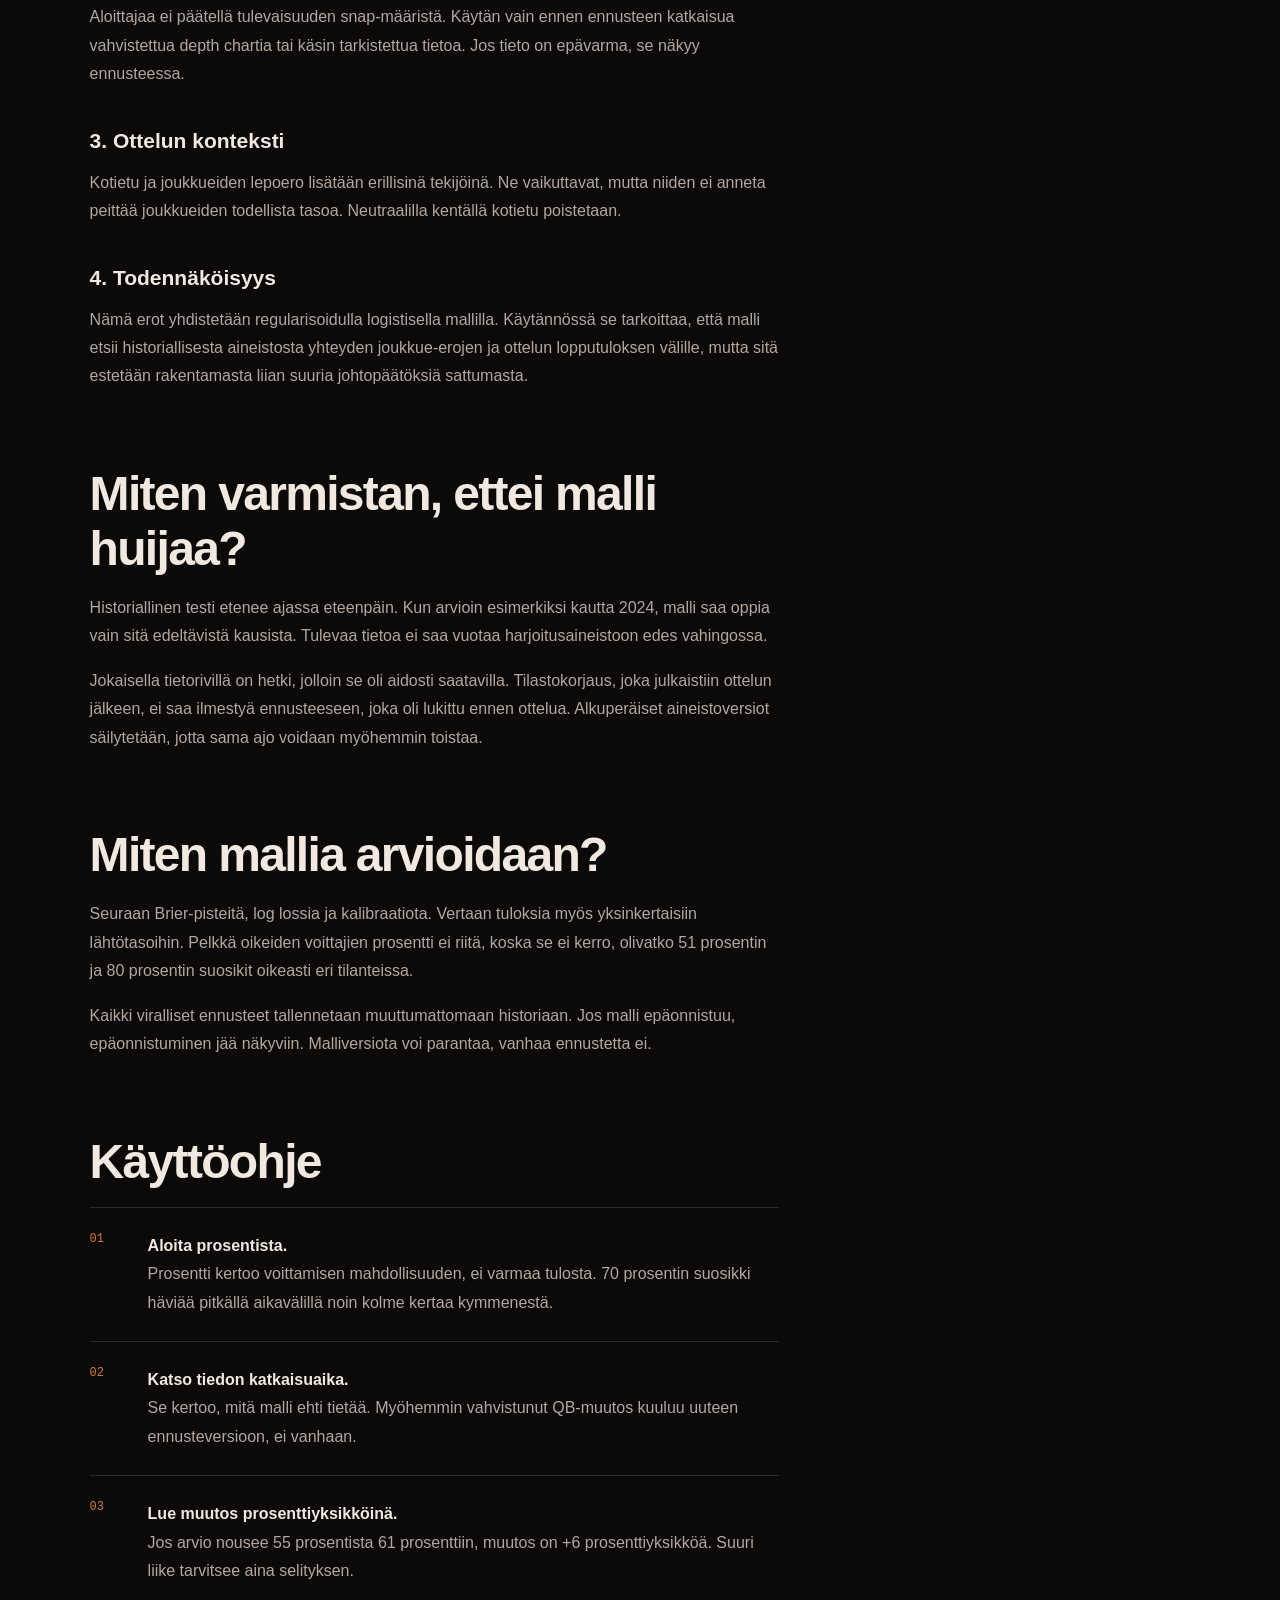
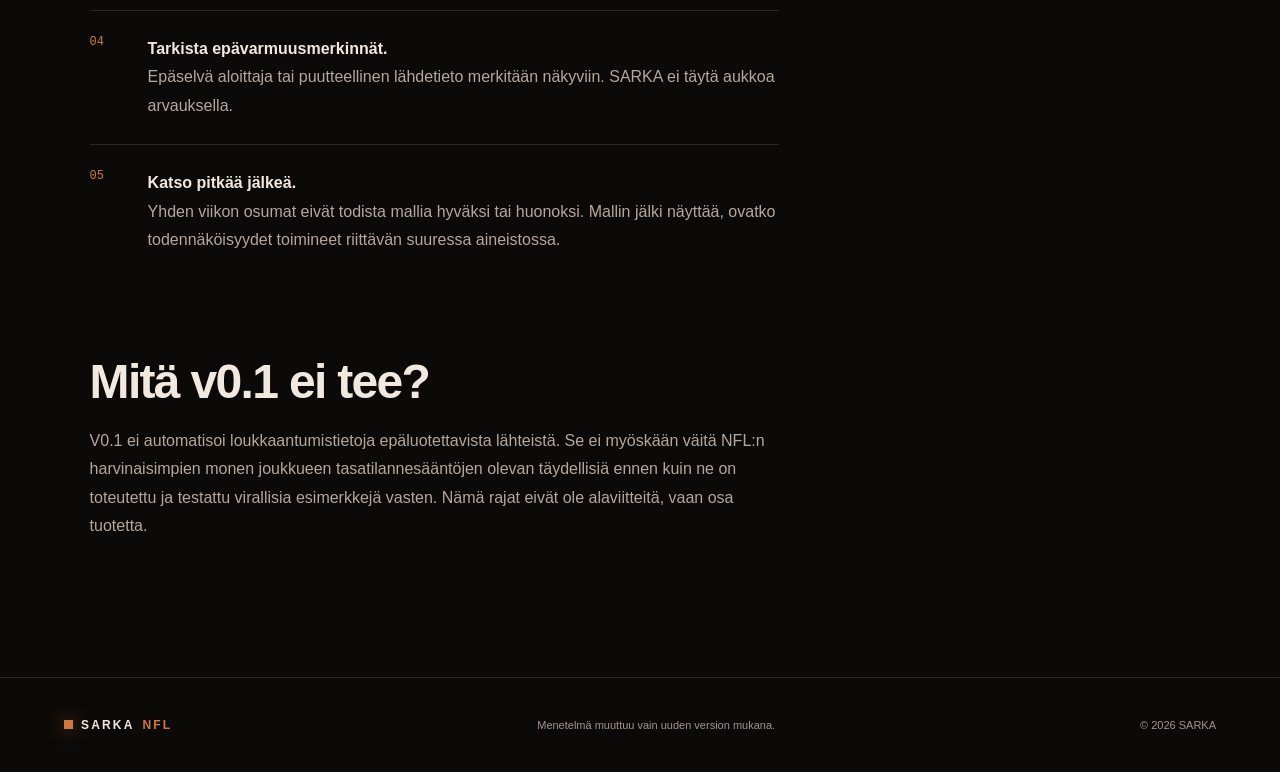
<file: menetelma.html>
<!doctype html><html lang="fi"><head><meta charset="utf-8"><meta name="viewport" content="width=device-width,initial-scale=1"><meta name="description" content="Näin SARKA NFL -ennuste rakennetaan ja näin sitä luetaan."><title>Menetelmä — SARKA NFL</title><link rel="stylesheet" href="styles.css"></head><body><div class="grain" aria-hidden="true"></div>
<header class="topbar"><a class="wordmark" href="index.html"><span class="signal"></span>SARKA <b>NFL</b></a><nav aria-label="Päänavigaatio"><a href="ennusteet.html">Ennusteet</a><a href="havainnot.html">Havainnot</a><a href="joukkueet.html">Joukkueet</a><a href="mallin-jalki.html">Mallin jälki</a><a class="active-nav" href="menetelma.html">Menetelmä</a></nav></header>
<main><section class="page-hero"><span class="kicker">MITEN TÄMÄ TOIMII?</span><h1>Menetelmä</h1><p>Haluan, että ennustetta voi käyttää ymmärtämättä tilastomallinnusta. Haluan myös, että sen voi tarkistaa, jos tilastomallinnus kiinnostaa. Siksi selitän ensin ajatuksen ja vasta sitten yksityiskohdat.</p></section><section class="page-content"><div class="page-grid"><article class="prose">
<h2>Ensin yksi tärkeä asia</h2><p>SARKA ei yritä kertoa, mitä varmasti tapahtuu. Se arvioi, <strong>kuinka usein eri lopputulokset tapahtuisivat, jos sama ottelutilanne voitaisiin pelata monta kertaa</strong>.</p><p>Jos kotijoukkueen voittotodennäköisyys on 64 %, vierasjoukkue voittaa silti useammin kuin joka kolmannen vastaavan ottelun. Yksittäinen tappio ei siis automaattisesti tee ennusteesta huonoa. Mallia arvioidaan vasta suuresta joukosta etukäteen lukittuja ennusteita.</p>
<blockquote>Minulle hyvä ennuste ei ole se, joka kuulostaa varmimmalta. Hyvä ennuste tietää, milloin sen pitää olla epävarma.</blockquote>
<h2>Mistä otteluennuste syntyy?</h2><h3>1. Joukkueen hyökkäys ja puolustus</h3><p>Katson jokaista peliä pelitasolla. Keskeinen mittari on EPA, joka arvioi, kuinka paljon yksittäinen peli muutti joukkueen odotettuja pisteitä. Hyökkäys ja puolustus arvioidaan erikseen.</p><p>Raaka keskiarvo ei riitä. Hyvä tulos heikkoa vastustajaa vastaan ei kerro samaa kuin hyvä tulos huippupuolustusta vastaan. Siksi arviota korjataan vastustajien vahvuudella useassa kierroksessa. Uudet ottelut painavat enemmän kuin vanhat, mutta yksittäisen viikon ei anneta hallita kokonaisuutta.</p>
<h3>2. Aloittava pelinrakentaja</h3><p>QB vaikuttaa NFL-otteluun poikkeuksellisen paljon. Arvio yhdistää tehokkuuden per pudotus ja heittotarkkuuden suhteessa yrityksen vaikeuteen. Kun pelinrakentajasta on vähän havaintoja, arviota vedetään kohti liigan keskiarvoa. Näin muutama onnistunut heitto ei tee tulokkaasta heti supertähteä.</p><p>Aloittajaa ei päätellä tulevaisuuden snap-määristä. Käytän vain ennen ennusteen katkaisua vahvistettua depth chartia tai käsin tarkistettua tietoa. Jos tieto on epävarma, se näkyy ennusteessa.</p>
<h3>3. Ottelun konteksti</h3><p>Kotietu ja joukkueiden lepoero lisätään erillisinä tekijöinä. Ne vaikuttavat, mutta niiden ei anneta peittää joukkueiden todellista tasoa. Neutraalilla kentällä kotietu poistetaan.</p>
<h3>4. Todennäköisyys</h3><p>Nämä erot yhdistetään regularisoidulla logistisella mallilla. Käytännössä se tarkoittaa, että malli etsii historiallisesta aineistosta yhteyden joukkue-erojen ja ottelun lopputuloksen välille, mutta sitä estetään rakentamasta liian suuria johtopäätöksiä sattumasta.</p>
<h2>Miten varmistan, ettei malli huijaa?</h2><p>Historiallinen testi etenee ajassa eteenpäin. Kun arvioin esimerkiksi kautta 2024, malli saa oppia vain sitä edeltävistä kausista. Tulevaa tietoa ei saa vuotaa harjoitusaineistoon edes vahingossa.</p><p>Jokaisella tietorivillä on hetki, jolloin se oli aidosti saatavilla. Tilastokorjaus, joka julkaistiin ottelun jälkeen, ei saa ilmestyä ennusteeseen, joka oli lukittu ennen ottelua. Alkuperäiset aineistoversiot säilytetään, jotta sama ajo voidaan myöhemmin toistaa.</p>
<h2>Miten mallia arvioidaan?</h2><p>Seuraan Brier-pisteitä, log lossia ja kalibraatiota. Vertaan tuloksia myös yksinkertaisiin lähtötasoihin. Pelkkä oikeiden voittajien prosentti ei riitä, koska se ei kerro, olivatko 51 prosentin ja 80 prosentin suosikit oikeasti eri tilanteissa.</p><p>Kaikki viralliset ennusteet tallennetaan muuttumattomaan historiaan. Jos malli epäonnistuu, epäonnistuminen jää näkyviin. Malliversiota voi parantaa, vanhaa ennustetta ei.</p>
<h2 id="kaytto">Käyttöohje</h2><ol class="steps"><li><strong>Aloita prosentista.</strong><br>Prosentti kertoo voittamisen mahdollisuuden, ei varmaa tulosta. 70 prosentin suosikki häviää pitkällä aikavälillä noin kolme kertaa kymmenestä.</li><li><strong>Katso tiedon katkaisuaika.</strong><br>Se kertoo, mitä malli ehti tietää. Myöhemmin vahvistunut QB-muutos kuuluu uuteen ennusteversioon, ei vanhaan.</li><li><strong>Lue muutos prosenttiyksikköinä.</strong><br>Jos arvio nousee 55 prosentista 61 prosenttiin, muutos on +6 prosenttiyksikköä. Suuri liike tarvitsee aina selityksen.</li><li><strong>Tarkista epävarmuusmerkinnät.</strong><br>Epäselvä aloittaja tai puutteellinen lähdetieto merkitään näkyviin. SARKA ei täytä aukkoa arvauksella.</li><li><strong>Katso pitkää jälkeä.</strong><br>Yhden viikon osumat eivät todista mallia hyväksi tai huonoksi. Mallin jälki näyttää, ovatko todennäköisyydet toimineet riittävän suuressa aineistossa.</li></ol>
<h2>Mitä v0.1 ei tee?</h2><p>V0.1 ei automatisoi loukkaantumistietoja epäluotettavista lähteistä. Se ei myöskään väitä NFL:n harvinaisimpien monen joukkueen tasatilannesääntöjen olevan täydellisiä ennen kuin ne on toteutettu ja testattu virallisia esimerkkejä vasten. Nämä rajat eivät ole alaviitteitä, vaan osa tuotetta.</p>
</article><aside class="side-card"><strong>SARKA V0.1</strong><ul><li>Avoin nflverse-aineisto</li><li>Hyökkäys ja puolustus erikseen</li><li>Vastustajakorjaus ja tuoreuspaino</li><li>QB-arvio otoskoon huomioiden</li><li>Kotietu ja lepo</li><li>Ajassa etenevä historiallinen testi</li><li>100 000 kausisimulaatiota</li><li>Muuttumaton ennustehistoria</li></ul></aside></div></section></main>
<footer><div class="wordmark"><span class="signal"></span>SARKA <b>NFL</b></div><p>Menetelmä muuttuu vain uuden version mukana.</p><span>© 2026 SARKA</span></footer></body></html>
</file>
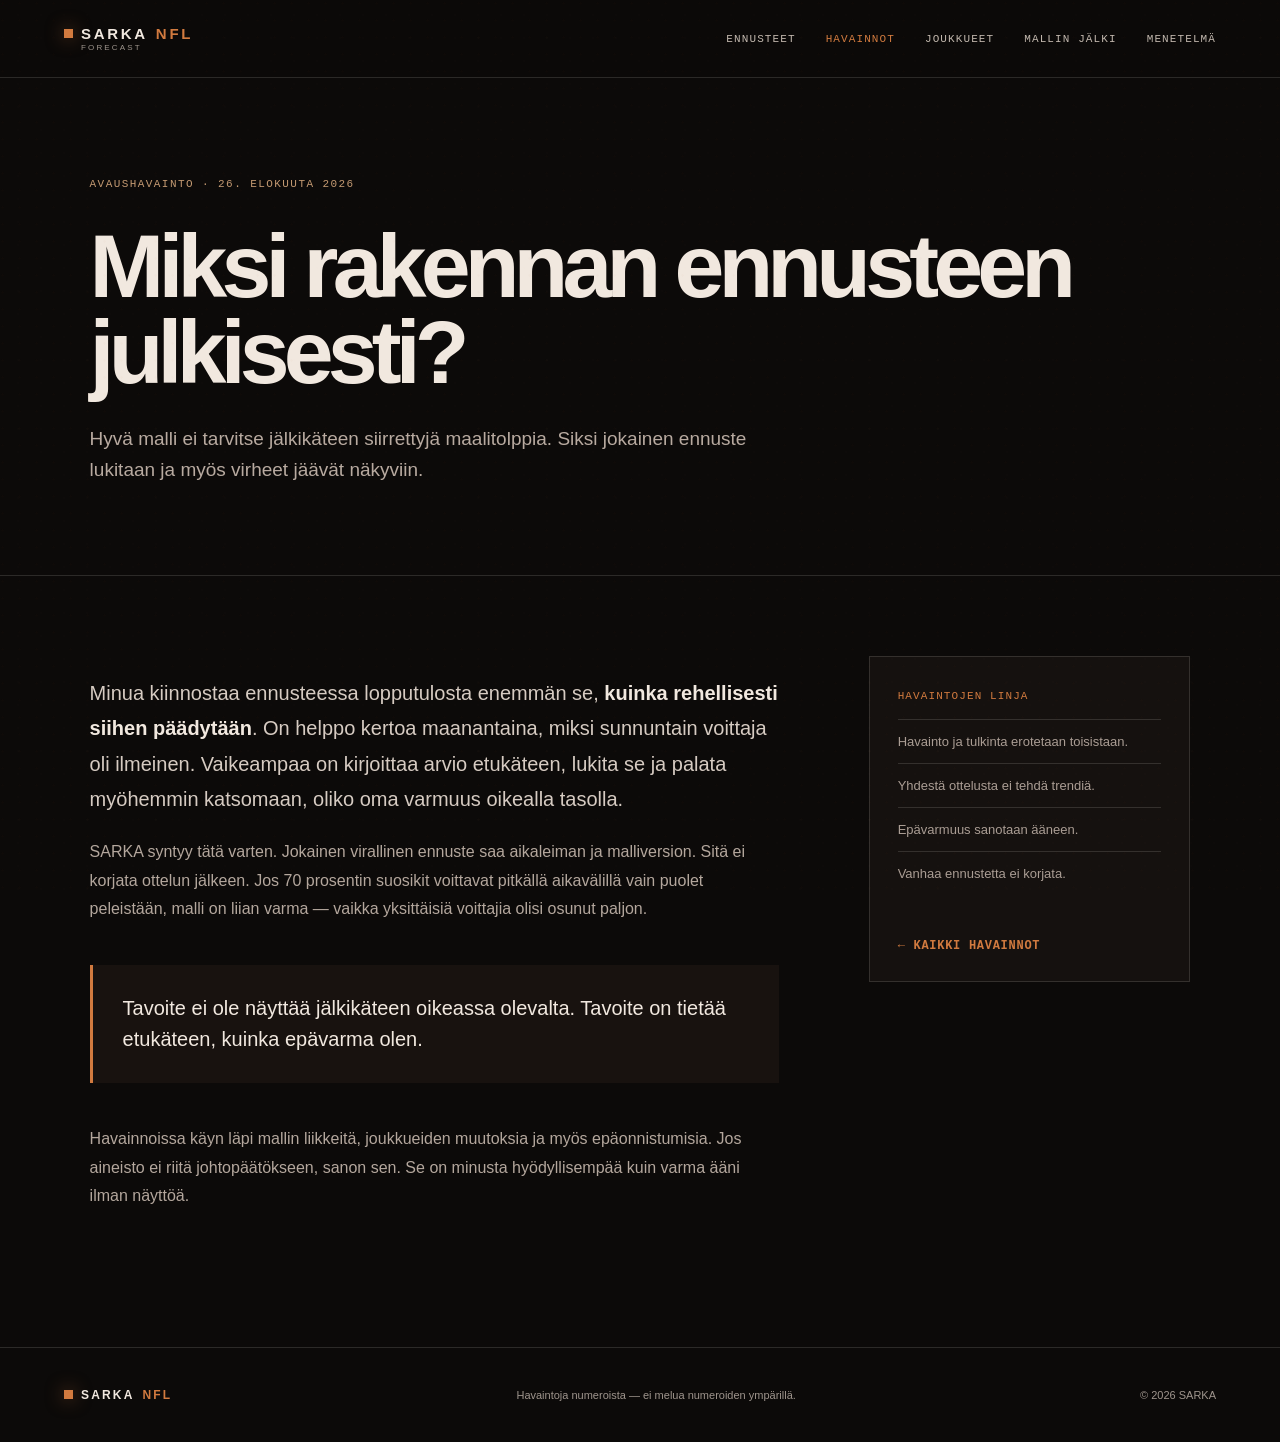
<file: havainnot/miksi-rakennan-ennusteen-julkisesti.html>
<!doctype html><html lang="fi"><head><meta charset="utf-8"><meta name="viewport" content="width=device-width,initial-scale=1"><meta name="description" content="Hyvä malli ei tarvitse jälkikäteen siirrettyjä maalitolppia. Siksi jokainen ennuste lukitaan ja myös virheet jäävät näkyviin."><meta property="og:title" content="Miksi rakennan ennusteen julkisesti?"><meta property="og:description" content="Hyvä malli ei tarvitse jälkikäteen siirrettyjä maalitolppia. Siksi jokainen ennuste lukitaan ja myös virheet jäävät näkyviin."><meta property="og:type" content="article"><title>Miksi rakennan ennusteen julkisesti? — SARKA NFL</title><link rel="stylesheet" href="../styles.css"></head><body><div class="grain" aria-hidden="true"></div><header class="topbar"><a class="wordmark" href="../index.html"><span class="signal"></span>SARKA <b>NFL</b></a><nav aria-label="Päänavigaatio"><a href="../ennusteet.html">Ennusteet</a><a class="active-nav" href="../havainnot.html">Havainnot</a><a href="../joukkueet.html">Joukkueet</a><a href="../mallin-jalki.html">Mallin jälki</a><a href="../menetelma.html">Menetelmä</a></nav></header><main><section class="page-hero article-hero"><span class="kicker">AVAUSHAVAINTO · 26. ELOKUUTA 2026</span><h1>Miksi rakennan ennusteen julkisesti?</h1><p>Hyvä malli ei tarvitse jälkikäteen siirrettyjä maalitolppia. Siksi jokainen ennuste lukitaan ja myös virheet jäävät näkyviin.</p></section><section class="page-content"><div class="page-grid"><article class="prose article-body"><p>Minua kiinnostaa ennusteessa lopputulosta enemmän se, <strong>kuinka rehellisesti siihen päädytään</strong>. On helppo kertoa maanantaina, miksi sunnuntain voittaja oli ilmeinen. Vaikeampaa on kirjoittaa arvio etukäteen, lukita se ja palata myöhemmin katsomaan, oliko oma varmuus oikealla tasolla.</p><p>SARKA syntyy tätä varten. Jokainen virallinen ennuste saa aikaleiman ja malliversion. Sitä ei korjata ottelun jälkeen. Jos 70 prosentin suosikit voittavat pitkällä aikavälillä vain puolet peleistään, malli on liian varma — vaikka yksittäisiä voittajia olisi osunut paljon.</p><blockquote>Tavoite ei ole näyttää jälkikäteen oikeassa olevalta. Tavoite on tietää etukäteen, kuinka epävarma olen.</blockquote><p>Havainnoissa käyn läpi mallin liikkeitä, joukkueiden muutoksia ja myös epäonnistumisia. Jos aineisto ei riitä johtopäätökseen, sanon sen. Se on minusta hyödyllisempää kuin varma ääni ilman näyttöä.</p></article><aside class="side-card"><strong>HAVAINTOJEN LINJA</strong><ul><li>Havainto ja tulkinta erotetaan toisistaan.</li><li>Yhdestä ottelusta ei tehdä trendiä.</li><li>Epävarmuus sanotaan ääneen.</li><li>Vanhaa ennustetta ei korjata.</li></ul><a class="text-link" href="../havainnot.html">← Kaikki havainnot</a></aside></div></section></main><footer><div class="wordmark"><span class="signal"></span>SARKA <b>NFL</b></div><p>Havaintoja numeroista — ei melua numeroiden ympärillä.</p><span>© 2026 SARKA</span></footer></body></html>
</file>
<file: styles.css>
:root{--ink:#0c0a09;--panel:#15110f;--acid:#d17a3f;--mint:#c49a72;--paper:#f1e8df;--muted:#9f958d;--line:rgba(241,232,223,.14)}
*{box-sizing:border-box}html{scroll-behavior:smooth}body{margin:0;background:var(--ink);color:var(--paper);font-family:Arial,Helvetica,sans-serif}.grain{position:fixed;inset:0;pointer-events:none;opacity:.16;z-index:9;background-image:radial-gradient(circle at 15% 20%,rgba(209,122,63,.12) 0 1px,transparent 1.5px),radial-gradient(circle at 80% 65%,rgba(241,232,223,.08) 0 1px,transparent 1.5px);background-size:17px 17px,23px 23px}.topbar{height:78px;display:flex;align-items:center;justify-content:space-between;padding:0 max(5vw,28px);border-bottom:1px solid var(--line);position:sticky;top:0;background:rgba(12,10,9,.91);backdrop-filter:blur(18px);z-index:5}.wordmark{display:flex;align-items:center;gap:8px;color:inherit;text-decoration:none;font-size:15px;letter-spacing:.18em;font-weight:800}.wordmark b{color:var(--acid)}.signal{width:9px;height:9px;background:var(--acid);box-shadow:0 0 18px rgba(209,122,63,.55)}nav{display:flex;gap:30px}nav a{font:500 11px ui-monospace,Consolas,monospace;color:#c3b8ae;text-decoration:none;text-transform:uppercase;letter-spacing:.1em}nav a:hover{color:var(--acid)}.hero{min-height:calc(100vh - 78px);padding:9vh max(7vw,28px) 6vh;position:relative;overflow:hidden}.hero:after{content:"V";position:absolute;right:-2vw;bottom:-18vh;font-size:min(65vw,900px);line-height:.8;font-weight:800;color:transparent;-webkit-text-stroke:1px rgba(209,122,63,.1);z-index:-1}.eyebrow,.kicker{font:500 11px ui-monospace,Consolas,monospace;letter-spacing:.13em;color:var(--mint)}.eyebrow{display:flex;align-items:center;gap:12px}.live-dot{width:5px;height:5px;border-radius:50%;background:var(--acid);box-shadow:0 0 9px var(--acid)}h1{font-size:clamp(54px,9vw,136px);line-height:.88;letter-spacing:-.065em;margin:7vh 0 34px;max-width:1100px}h1 em{font-style:normal;color:var(--acid)}.lede{font-size:clamp(17px,2vw,22px);line-height:1.55;color:#bcaea3;max-width:640px}.primary{display:inline-flex;gap:55px;align-items:center;margin-top:32px;padding:17px 20px;background:var(--acid);color:#130c08;text-decoration:none;font-weight:800;font-size:13px}.primary span{font-size:19px}.hero-stats{margin-top:10vh;border-top:1px solid var(--line);display:grid;grid-template-columns:repeat(3,minmax(130px,220px));gap:24px;padding-top:25px}.hero-stats div{display:flex;flex-direction:column}.hero-stats strong{font-size:25px}.hero-stats span{color:var(--muted);font:10px ui-monospace,Consolas,monospace;text-transform:uppercase;margin-top:6px}.forecast-section,.method,.instructions{padding:110px max(7vw,28px)}.forecast-section{background:#100d0b}.section-head{display:flex;justify-content:space-between;align-items:end;gap:30px;margin-bottom:50px}.section-head h2,.instructions h2{font-size:clamp(36px,5vw,64px);letter-spacing:-.045em;margin:9px 0 0}.section-head>p{color:var(--muted);max-width:440px;line-height:1.6;font-size:14px}.forecast-grid{display:grid;gap:12px}.empty-state{min-height:210px;padding:34px;display:grid;grid-template-columns:75px 1fr auto;align-items:center;gap:20px;border:1px solid var(--line);background:linear-gradient(120deg,#1b1512,#120e0c)}.empty-index{font:40px ui-monospace,Consolas,monospace;color:#514139}.empty-state h3{font-size:22px;margin:0 0 9px}.empty-state p{color:var(--muted);line-height:1.6;max-width:670px;margin:0}.status-pill{font:10px ui-monospace,Consolas,monospace;color:var(--acid);border:1px solid rgba(209,122,63,.38);padding:9px 12px}.game-card{border:1px solid var(--line);background:#18120f;padding:26px;display:grid;grid-template-columns:1fr minmax(220px,38%) 1fr;gap:20px;align-items:center}.team:last-child{text-align:right}.team strong{display:block;font-size:24px}.team span{font:10px ui-monospace,Consolas,monospace;color:var(--muted)}.probbar{height:8px;background:#35251d;display:flex}.probbar i{display:block;background:var(--acid)}.prob-labels{display:flex;justify-content:space-between;margin-top:10px;font:500 14px ui-monospace,Consolas,monospace}.method{background:var(--paper);color:var(--ink)}.section-head.light>p{color:#6f6258}.method-grid{display:grid;grid-template-columns:repeat(4,1fr);border-top:1px solid #d8c7b7;border-left:1px solid #d8c7b7}.method-grid article{padding:35px 28px;min-height:290px;border-right:1px solid #d8c7b7;border-bottom:1px solid #d8c7b7}.method-grid article>span{font:12px ui-monospace,Consolas,monospace;color:#7b6758}.method-grid h3{font-size:20px;margin:70px 0 12px}.method-grid p,.honesty p{color:#6c5d52;line-height:1.65;font-size:14px}.honesty{margin-top:24px;background:#e4d0bc;padding:28px;display:grid;grid-template-columns:190px 1fr;gap:20px}.honesty strong{font:500 11px ui-monospace,Consolas,monospace;letter-spacing:.1em}.honesty p{margin:0;max-width:800px}.instructions{display:grid;grid-template-columns:1fr 1.4fr;gap:8vw}.instructions ol{list-style:none;padding:0;margin:0}.instructions li{display:grid;grid-template-columns:45px 1fr;gap:20px;padding:24px 0;border-top:1px solid var(--line)}.instructions li>span{font:12px ui-monospace,Consolas,monospace;color:var(--acid)}.instructions h3{margin:0 0 8px;font-size:18px}.instructions p{margin:0;color:var(--muted);line-height:1.6;font-size:14px}footer{border-top:1px solid var(--line);padding:30px max(5vw,28px);display:flex;align-items:center;justify-content:space-between;color:var(--muted);font-size:11px}footer .wordmark{color:var(--paper);font-size:12px}
@media(max-width:800px){nav{display:none}.hero{padding-top:8vh}h1{margin-top:5vh}.hero-stats{grid-template-columns:repeat(3,1fr);gap:10px}.forecast-section,.method,.instructions{padding:75px 24px}.section-head{display:block}.empty-state{grid-template-columns:1fr}.empty-index{display:none}.status-pill{justify-self:start}.method-grid{grid-template-columns:1fr 1fr}.method-grid article{min-height:250px}.instructions{grid-template-columns:1fr}.honesty{grid-template-columns:1fr}.game-card{grid-template-columns:1fr}.team:last-child{text-align:left}footer{gap:20px;align-items:flex-start;flex-direction:column}}
@media(max-width:520px){.hero-stats strong{font-size:19px}.hero-stats span{font-size:8px}.method-grid{grid-template-columns:1fr}.method-grid article{min-height:auto}.method-grid h3{margin-top:40px}}
@media(prefers-reduced-motion:no-preference){.live-dot{animation:pulse 2s infinite}@keyframes pulse{50%{opacity:.35;box-shadow:0 0 3px var(--acid)}}}

.text-link{display:inline-flex;align-items:center;gap:28px;margin-top:28px;color:var(--acid);font:700 12px ui-monospace,Consolas,monospace;letter-spacing:.06em;text-decoration:none;text-transform:uppercase}.text-link.dark{color:#653719}.page-hero{padding:95px max(7vw,28px) 70px;border-bottom:1px solid var(--line)}.page-hero h1{font-size:clamp(52px,8vw,112px);margin:32px 0 28px}.page-hero p{max-width:720px;color:#b8aaa0;font-size:19px;line-height:1.65}.page-content{padding:80px max(7vw,28px) 120px}.page-grid{display:grid;grid-template-columns:minmax(0,1.5fr) minmax(260px,.7fr);gap:7vw}.prose{max-width:820px}.prose h2{font-size:clamp(30px,4vw,48px);letter-spacing:-.035em;margin:75px 0 18px}.prose h2:first-child{margin-top:0}.prose h3{font-size:21px;margin:40px 0 12px}.prose p,.prose li{color:#b4a79d;line-height:1.78;font-size:16px}.prose strong{color:var(--paper)}.prose blockquote{margin:42px 0;padding:28px 30px;border-left:3px solid var(--acid);background:#18120f;font-size:20px;line-height:1.55}.side-card{position:sticky;top:110px;align-self:start;border:1px solid var(--line);padding:28px;background:#15110f}.side-card strong{font:500 11px ui-monospace,Consolas,monospace;color:var(--acid);letter-spacing:.1em}.side-card ul{padding:0;list-style:none}.side-card li{border-top:1px solid var(--line);padding:14px 0;color:#aa9d94;font-size:13px}.content-cards{display:grid;grid-template-columns:repeat(3,1fr);gap:14px}.content-card{min-height:260px;border:1px solid var(--line);padding:27px;display:flex;flex-direction:column;text-decoration:none;color:inherit;background:#15110f}.content-card .meta{font:10px ui-monospace,Consolas,monospace;color:var(--mint)}.content-card h2{font-size:25px;line-height:1.2;margin:50px 0 12px}.content-card p{color:var(--muted);line-height:1.6;font-size:14px}.content-card .arrow{margin-top:auto;color:var(--acid)}.data-table{width:100%;border-collapse:collapse}.data-table th,.data-table td{text-align:left;padding:17px 14px;border-bottom:1px solid var(--line)}.data-table th{font:10px ui-monospace,Consolas,monospace;color:var(--muted);letter-spacing:.08em}.data-table td{font-size:14px}.data-table td:last-child,.data-table th:last-child{text-align:right}.metric-strip{display:grid;grid-template-columns:repeat(4,1fr);border:1px solid var(--line);margin-bottom:45px}.metric-strip div{padding:24px;border-right:1px solid var(--line)}.metric-strip div:last-child{border:0}.metric-strip strong{font-size:24px;display:block}.metric-strip span{font:9px ui-monospace,Consolas,monospace;color:var(--muted);text-transform:uppercase}.notice{border:1px solid rgba(209,122,63,.32);background:rgba(209,122,63,.055);padding:22px;color:#c0b2a8;line-height:1.6}.steps{counter-reset:step;padding:0;list-style:none}.steps li{counter-increment:step;position:relative;padding:24px 0 24px 58px;border-top:1px solid var(--line)}.steps li:before{content:counter(step,decimal-leading-zero);position:absolute;left:0;color:var(--acid);font:12px ui-monospace,Consolas,monospace}.active-nav{color:var(--acid)!important}.article-head{max-width:830px}.article-date{font:10px ui-monospace,Consolas,monospace;color:var(--mint);letter-spacing:.1em}.empty-list{border:1px solid var(--line);padding:45px;display:grid;grid-template-columns:80px 1fr;gap:25px}.empty-list span{font:36px ui-monospace,Consolas,monospace;color:#514139}.empty-list h2{margin:0 0 12px}.empty-list p{color:var(--muted);line-height:1.7;margin:0}.mobile-menu{display:none}
.content-card{transition:border-color .2s ease,transform .2s ease,background .2s ease}.content-card:hover{border-color:rgba(209,122,63,.55);background:#1b1512;transform:translateY(-3px)}.article-hero h1{max-width:1050px;font-size:clamp(48px,7vw,98px);line-height:.96}.article-body>p:first-child{font-size:20px;color:#d6cbc2}.article-body a{color:var(--acid)}
@media(max-width:980px){.topbar nav{gap:14px}.topbar nav a{font-size:9px}.content-cards{grid-template-columns:1fr 1fr}.page-grid{grid-template-columns:1fr}.side-card{position:static}.metric-strip{grid-template-columns:1fr 1fr}.metric-strip div:nth-child(2){border-right:0}}
@media(max-width:680px){.content-cards{grid-template-columns:1fr}.page-hero{padding:65px 24px 50px}.page-content{padding:55px 24px 80px}.metric-strip{grid-template-columns:1fr}.metric-strip div{border-right:0;border-bottom:1px solid var(--line)}.empty-list{grid-template-columns:1fr}.topbar{height:68px}.topbar nav{display:none}}
@media(max-width:680px){.topbar{height:auto;min-height:68px;align-items:flex-start;flex-direction:column;padding:0 24px}.topbar .wordmark{padding:17px 0 10px}.topbar nav{display:flex!important;width:100%;gap:22px;overflow-x:auto;padding:0 0 13px;scrollbar-width:none}.topbar nav::-webkit-scrollbar{display:none}.topbar nav a{white-space:nowrap;font-size:9px}}
.review-game{display:grid;grid-template-columns:1fr auto auto;gap:18px;padding:16px 0;border-top:1px solid var(--line);align-items:center}.review-game span{color:var(--muted);font:11px ui-monospace,Consolas,monospace}@media(max-width:680px){.review-game{grid-template-columns:1fr}.review-game span{display:block}}
.history-table-wrap{overflow-x:auto;border:1px solid var(--line);background:#15110f}.track-record-table td strong,.track-record-table td small{display:block}.track-record-table td small{margin-top:5px;color:var(--muted);font:10px ui-monospace,Consolas,monospace}.result-mark{display:inline-block;padding:6px 9px;border:1px solid var(--line);font:700 10px ui-monospace,Consolas,monospace;letter-spacing:.08em}.result-mark.hit{color:var(--mint);border-color:rgba(106,177,157,.45)}.result-mark.miss{color:var(--acid);border-color:rgba(209,122,63,.45)}
.backtest-section{margin-top:90px;padding:44px;border:1px solid var(--line);background:linear-gradient(145deg,rgba(209,122,63,.11),rgba(255,255,255,.015) 55%)}
.backtest-heading{display:flex;justify-content:space-between;gap:30px;align-items:flex-start}.backtest-heading h2{max-width:760px;margin:14px 0 0;font-size:clamp(2rem,4vw,4.2rem);line-height:.98}.test-badge{border:1px solid var(--acid);color:var(--acid);padding:9px 12px;font-size:.7rem;letter-spacing:.12em;white-space:nowrap}.backtest-lead{max-width:920px;margin:30px 0 36px;color:var(--muted);font-size:1.08rem;line-height:1.75}.backtest-metrics{display:grid;grid-template-columns:repeat(4,1fr);border-top:1px solid var(--line);border-bottom:1px solid var(--line)}.backtest-metrics div{padding:24px 18px;border-right:1px solid var(--line)}.backtest-metrics div:last-child{border:0}.backtest-metrics span,.comparison-line span{display:block;color:var(--muted);font-size:.7rem;letter-spacing:.1em;text-transform:uppercase}.backtest-metrics strong{display:block;margin-top:8px;font-size:2rem}.backtest-grid{display:grid;grid-template-columns:1.35fr .85fr;gap:48px;margin-top:44px}.calibration-card{min-width:0}.section-label{display:flex;justify-content:space-between;margin-bottom:24px;text-transform:uppercase;letter-spacing:.1em}.section-label small{color:var(--muted)}.calibration-row{display:grid;grid-template-columns:62px 1fr 86px 42px;gap:12px;align-items:center;margin:14px 0;font-size:.78rem}.calibration-row>span,.calibration-row small{color:var(--muted)}.calibration-bars{height:18px;position:relative;background:rgba(255,255,255,.045)}.calibration-bars i{display:block;position:absolute;left:0;height:7px}.calibration-bars .predicted{top:1px;background:var(--acid)}.calibration-bars .observed{bottom:1px;background:#d8c5b5}.backtest-notes h3{margin-top:0}.backtest-notes dl{margin:0}.backtest-notes dl div{display:grid;grid-template-columns:1fr 1.25fr;gap:15px;padding:12px 0;border-bottom:1px solid var(--line)}.backtest-notes dt{color:var(--muted)}.backtest-notes dd{margin:0}.method-note{margin-top:24px;color:var(--muted);line-height:1.6;font-size:.9rem}.comparison-line{display:grid;grid-template-columns:1fr 60px 1fr;align-items:center;gap:24px;margin:48px 0 0;padding:28px 0;border-top:1px solid var(--line);border-bottom:1px solid var(--line)}.comparison-line>div{text-align:center}.comparison-line strong{display:block;font-size:2.5rem;margin:7px 0}.comparison-line small{color:var(--muted)}.comparison-line i{height:1px;background:var(--acid)}.backtest-footer{display:flex;justify-content:space-between;gap:35px;align-items:center;margin-top:28px}.backtest-footer p{max-width:750px;color:var(--muted);line-height:1.6}.data-link{flex:0 0 auto;color:var(--paper);text-decoration:none;border-bottom:1px solid var(--acid);padding-bottom:5px}.data-link span{color:var(--acid);margin-left:8px}
@media(max-width:800px){.backtest-section{padding:28px 20px}.backtest-heading,.backtest-footer{display:block}.test-badge{display:inline-block;margin-top:22px}.backtest-metrics{grid-template-columns:1fr 1fr}.backtest-metrics div:nth-child(2){border-right:0}.backtest-metrics div:nth-child(-n+2){border-bottom:1px solid var(--line)}.backtest-grid{grid-template-columns:1fr}.calibration-row{grid-template-columns:50px 1fr 76px}.calibration-row small{display:none}.comparison-line{grid-template-columns:1fr 30px 1fr}.data-link{display:inline-block;margin-top:20px}}
.season-forecast{margin-top:85px;padding-top:70px;border-top:1px solid var(--line)}.season-heading{display:flex;align-items:flex-end;justify-content:space-between;gap:35px}.season-heading h2{font-size:clamp(46px,7vw,92px);letter-spacing:-.06em;line-height:.9;margin:14px 0 22px}.season-heading p{max-width:720px;color:var(--muted);line-height:1.7}.season-stamp{border:1px solid rgba(209,122,63,.45);color:var(--acid);padding:10px 13px;font:10px ui-monospace,Consolas,monospace;white-space:nowrap}.season-empty{margin-top:36px;border:1px solid var(--line);background:#15110f;display:grid;grid-template-columns:95px 1fr;gap:24px;padding:38px}.season-empty>span{color:#5b483e;font:38px ui-monospace,Consolas,monospace}.season-empty strong{display:block;font-size:22px}.season-empty p{color:var(--muted);line-height:1.65;margin-bottom:0}.forecast-tabs{display:flex;gap:8px;margin:38px 0 8px;overflow-x:auto}.forecast-tabs button{appearance:none;border:1px solid var(--line);background:#15110f;color:var(--muted);padding:12px 17px;font:700 10px ui-monospace,Consolas,monospace;text-transform:uppercase;letter-spacing:.06em;cursor:pointer}.forecast-tabs button.active{color:#130c08;background:var(--acid);border-color:var(--acid)}.forecast-tabs button:disabled{opacity:.3;cursor:not-allowed}.metric-availability{min-height:20px;color:var(--muted);font-size:12px}.season-layout{display:grid;grid-template-columns:minmax(0,1fr) 330px;gap:16px;margin-top:22px}.history-panel,.ranking-panel,.team-forecast{border:1px solid var(--line);background:#15110f;padding:26px}.panel-title{display:flex;justify-content:space-between;gap:20px;align-items:start}.panel-title span{display:block;color:var(--mint);font:10px ui-monospace,Consolas,monospace;letter-spacing:.1em}.panel-title strong{display:block;margin-top:7px;font-size:19px}.panel-title small{color:var(--muted)}.probability-chart{min-height:370px;margin-top:20px;overflow:hidden}.probability-chart svg{width:100%;height:auto;display:block}.chart-grid line{stroke:rgba(241,232,223,.1);stroke-width:1}.chart-grid text{fill:var(--muted);font:10px ui-monospace,Consolas,monospace}.chart-lines path{fill:none;stroke:var(--series);stroke-width:3;stroke-linejoin:round;stroke-linecap:round}.chart-lines circle{fill:var(--series);stroke:#15110f;stroke-width:2}.chart-empty{min-height:320px;display:grid;place-items:center;color:var(--muted);text-align:center}.chart-legend{display:flex;flex-wrap:wrap;gap:16px}.chart-legend span{display:flex;gap:7px;align-items:center;color:#c7bbb2;font-size:12px}.chart-legend i{width:18px;height:3px;background:var(--series)}.ranking-panel{max-height:515px;overflow:auto}.league-ranking{margin-top:18px}.ranking-row{width:100%;display:grid;grid-template-columns:25px minmax(85px,1fr) 72px 48px;gap:8px;align-items:center;border:0;border-top:1px solid var(--line);background:transparent;color:var(--paper);padding:10px 0;text-align:left;cursor:pointer}.ranking-row>span{color:var(--muted);font:10px ui-monospace,Consolas,monospace}.ranking-row strong{font-size:12px}.ranking-row>i{height:4px;background:#30251f}.ranking-row>i b{display:block;height:100%;background:#69432d}.ranking-row em{font:normal 10px ui-monospace,Consolas,monospace;text-align:right}.ranking-row.selected{color:var(--acid)}.ranking-row.selected>i b{background:var(--acid)}.team-forecast{margin-top:16px}.team-forecast-head{display:flex;align-items:end;justify-content:space-between;gap:25px}.team-forecast-head h3{font-size:32px;margin:9px 0 0}.team-forecast-head label{color:var(--muted);font-size:11px}.team-forecast-head select{display:block;margin-top:7px;min-width:210px;background:#100d0b;color:var(--paper);border:1px solid var(--line);padding:10px}.team-probability-cards{display:grid;grid-template-columns:repeat(4,1fr);border-top:1px solid var(--line);border-bottom:1px solid var(--line);margin-top:28px}.team-probability-cards>div{padding:20px 16px;border-right:1px solid var(--line)}.team-probability-cards>div:last-child{border:0}.team-probability-cards span,.team-probability-cards small{display:block;color:var(--muted);font-size:10px}.team-probability-cards strong{display:block;font-size:24px;margin:9px 0 5px}.probability-chart.compact{min-height:310px;max-width:1000px}.season-method-note{display:grid;grid-template-columns:220px 1fr;gap:25px;border:1px solid rgba(209,122,63,.35);padding:22px;margin-top:16px;color:var(--muted);line-height:1.6}.season-method-note strong{color:var(--acid)}
@media(max-width:960px){.season-layout{grid-template-columns:1fr}.ranking-panel{max-height:430px}.team-probability-cards{grid-template-columns:1fr 1fr}.team-probability-cards>div:nth-child(2){border-right:0}.team-probability-cards>div:nth-child(-n+2){border-bottom:1px solid var(--line)}}
@media(max-width:680px){.season-heading,.team-forecast-head{display:block}.season-stamp{display:inline-block;margin-top:20px}.season-empty{grid-template-columns:1fr}.season-empty>span{display:none}.history-panel,.ranking-panel,.team-forecast{padding:20px}.probability-chart{min-height:260px;overflow-x:auto}.probability-chart svg{min-width:650px}.panel-title small{display:none}.team-forecast-head label{display:block;margin-top:20px}.team-forecast-head select{width:100%}.season-method-note{grid-template-columns:1fr}.ranking-row{grid-template-columns:22px minmax(90px,1fr) 60px 44px}}

.manifesto{padding:110px max(7vw,28px);display:grid;grid-template-columns:minmax(180px,.42fr) minmax(0,1.58fr);gap:7vw;background:#17110e;border-top:1px solid var(--line);border-bottom:1px solid var(--line)}
.manifesto-label{display:flex;flex-direction:column;justify-content:space-between;min-height:260px;font:500 10px ui-monospace,Consolas,monospace;letter-spacing:.13em;color:var(--acid)}
.manifesto-label b{color:#67564b;font-weight:500;writing-mode:vertical-rl;transform:rotate(180deg);align-self:flex-start}
.manifesto-body{max-width:980px}
.manifesto h2{max-width:900px;margin:0;font-size:clamp(42px,6vw,86px);line-height:.96;letter-spacing:-.055em}
.manifesto-lead{margin:28px 0 56px;font-size:clamp(21px,2.3vw,32px);color:var(--acid)}
.manifesto-copy{columns:2;column-gap:56px}
.manifesto-copy p{break-inside:avoid;margin:0 0 26px;color:#bcaea3;font-size:16px;line-height:1.75}
.manifesto-signoff{display:block;margin-top:46px;padding-top:30px;border-top:1px solid var(--line);font-size:clamp(24px,3vw,40px);letter-spacing:-.035em}
.manifesto-signoff em{color:var(--acid);font-style:normal}
@media(max-width:800px){.manifesto{grid-template-columns:1fr;padding:75px 24px}.manifesto-label{min-height:auto;display:block}.manifesto-label b{display:none}.manifesto-copy{columns:1}.manifesto-lead{margin-bottom:38px}}

/* Product descriptor under the SARKA NFL wordmark. */
.topbar .wordmark{position:relative;padding-bottom:10px}
.topbar .wordmark::after{content:"Forecast";position:absolute;left:17px;bottom:0;color:var(--muted);font:300 8px Arial,Helvetica,sans-serif;letter-spacing:.27em;line-height:1;text-transform:uppercase;white-space:nowrap}
.metric-strip.track-record-metrics{grid-template-columns:repeat(5,1fr)}
@media(max-width:980px){.metric-strip.track-record-metrics{grid-template-columns:repeat(2,1fr)}.metric-strip.track-record-metrics div{border-bottom:1px solid var(--line)}.metric-strip.track-record-metrics div:nth-child(even){border-right:0}.metric-strip.track-record-metrics div:last-child{grid-column:1/-1;border-right:0;border-bottom:0}}
@media(max-width:680px){.metric-strip.track-record-metrics{grid-template-columns:1fr}.metric-strip.track-record-metrics div:last-child{grid-column:auto}}
</file>
